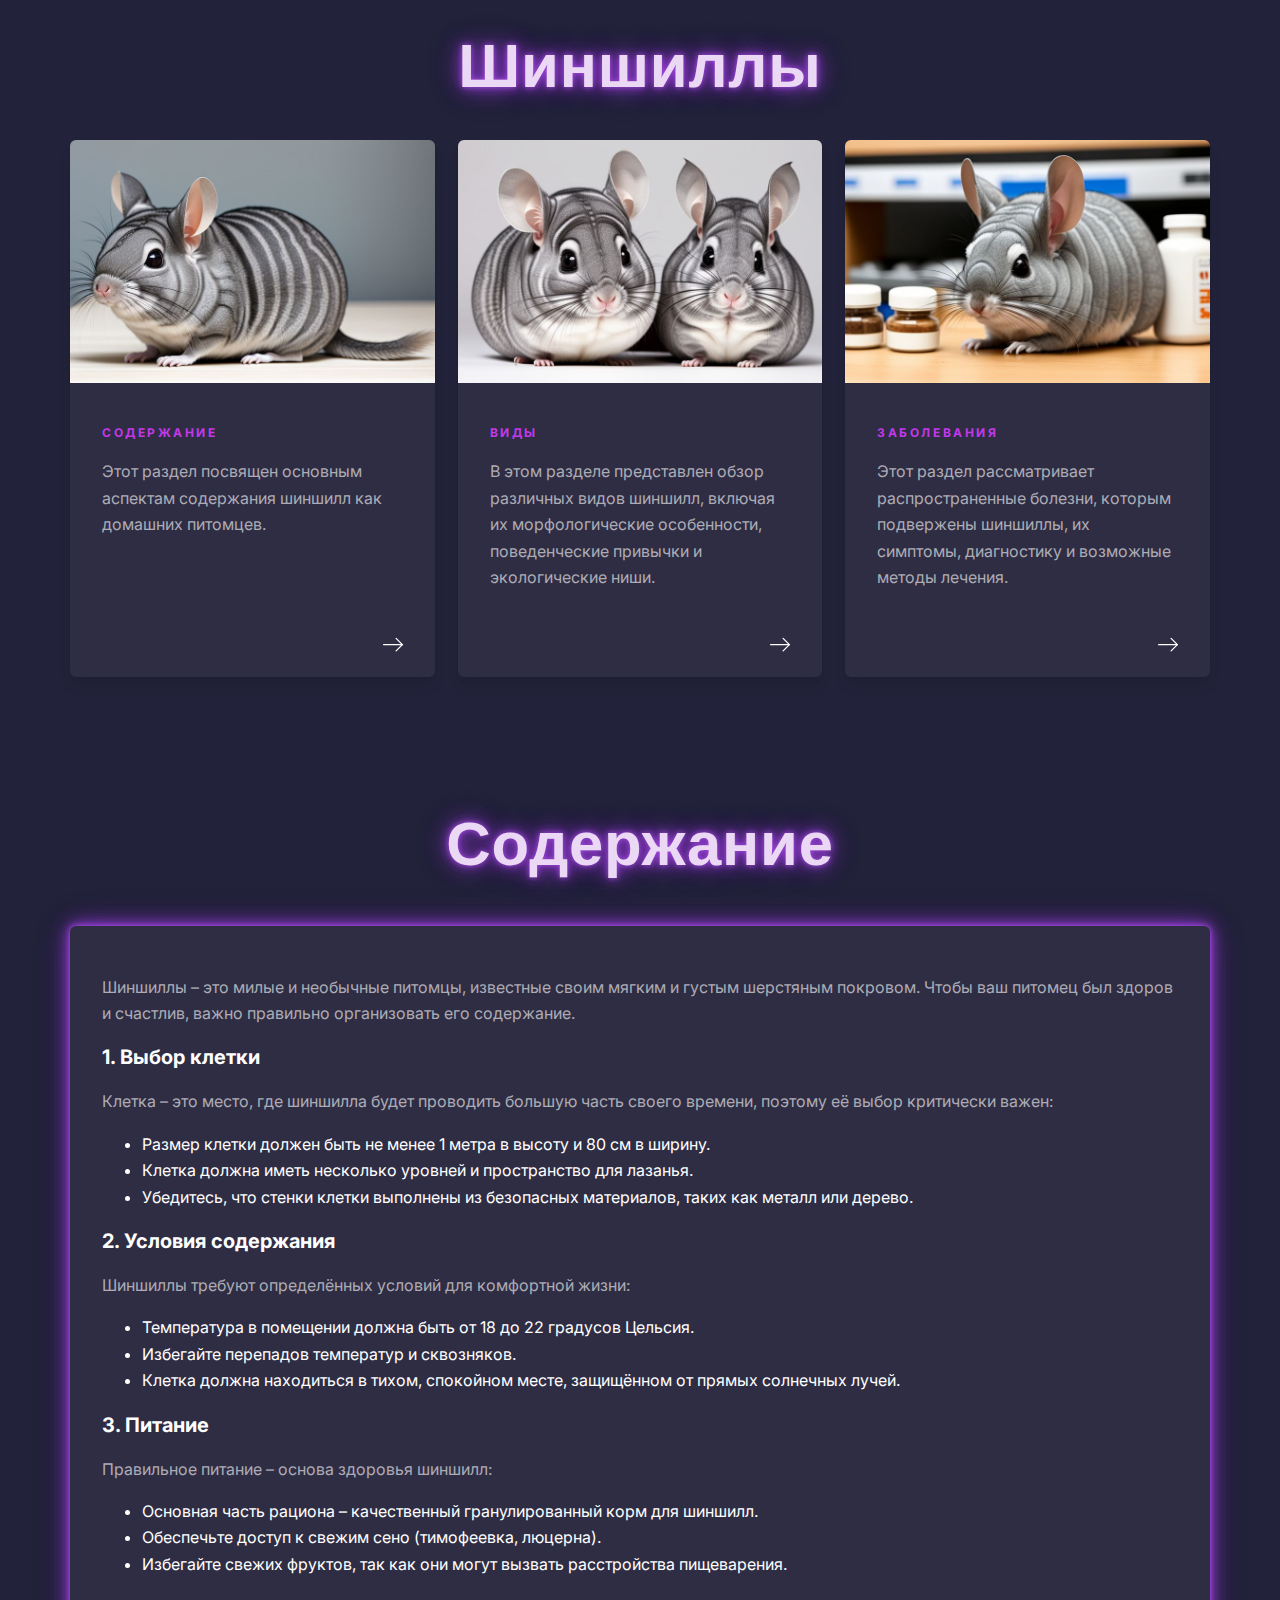
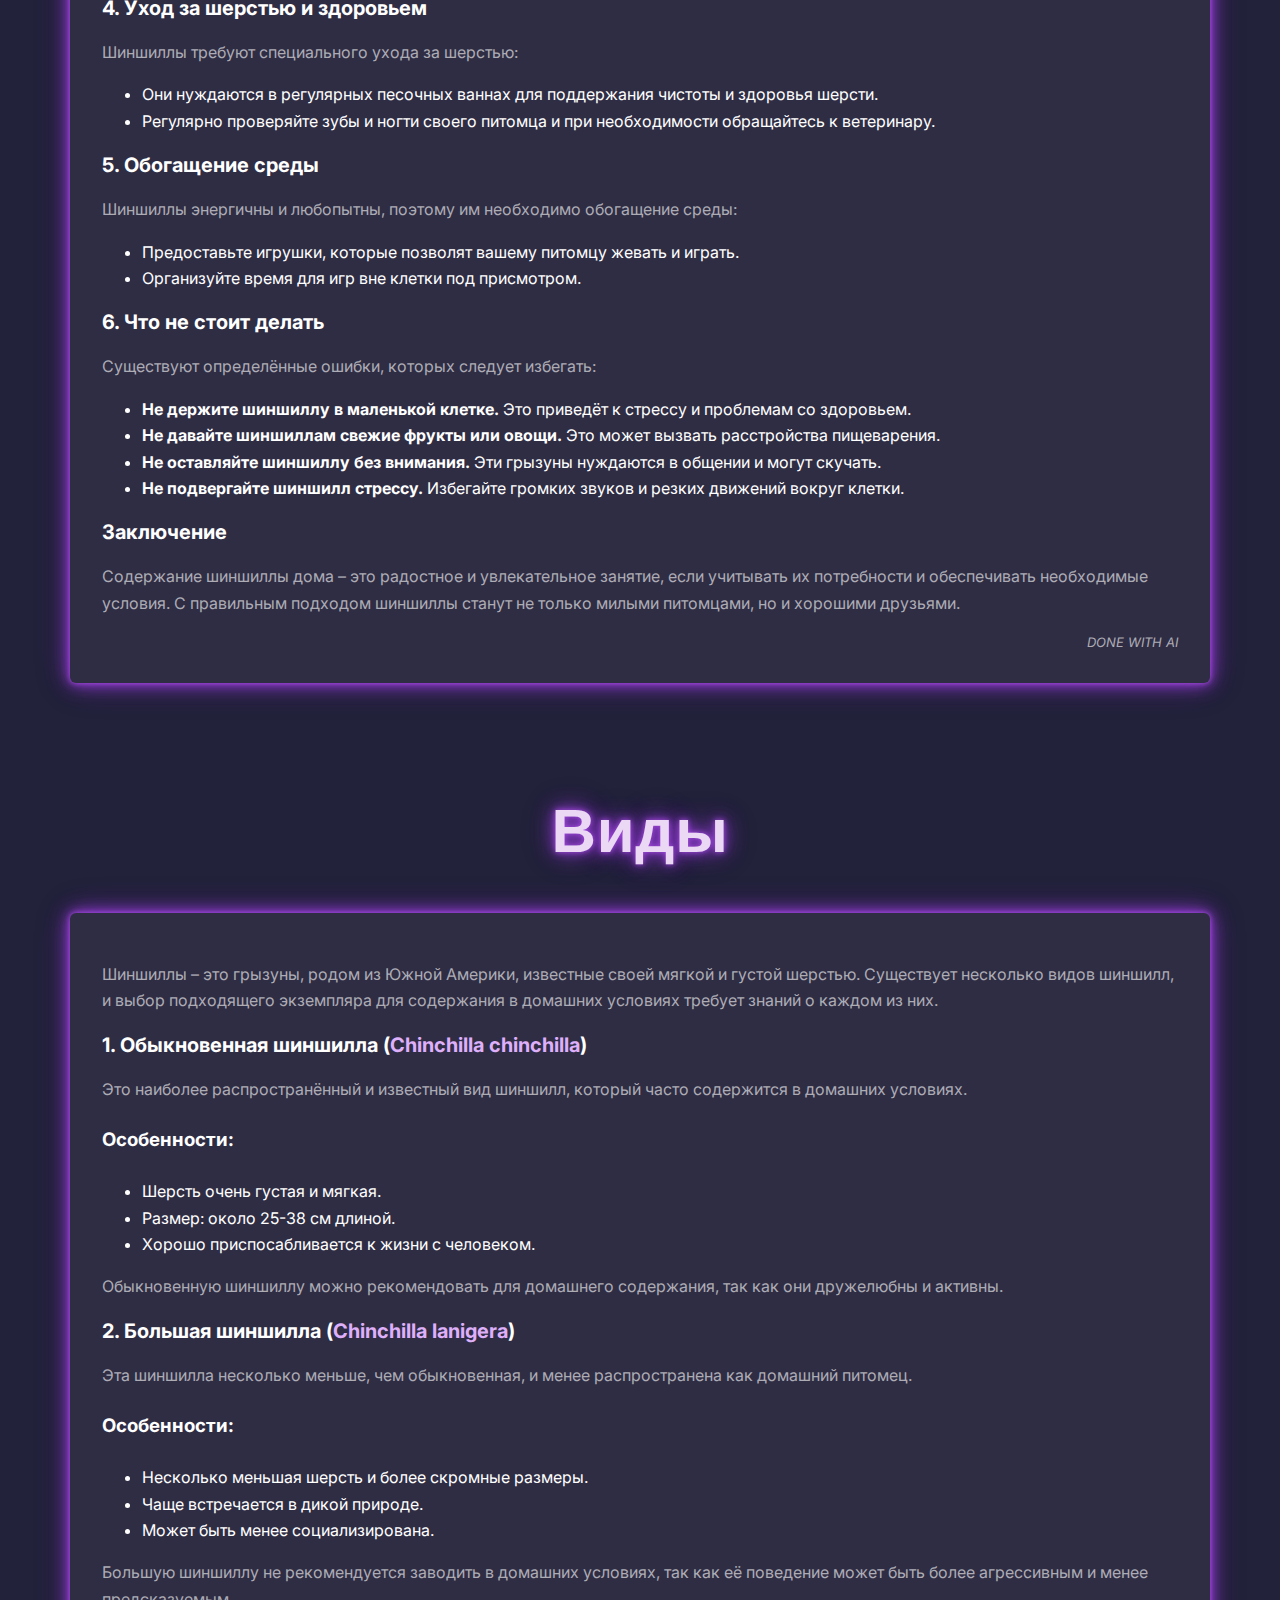
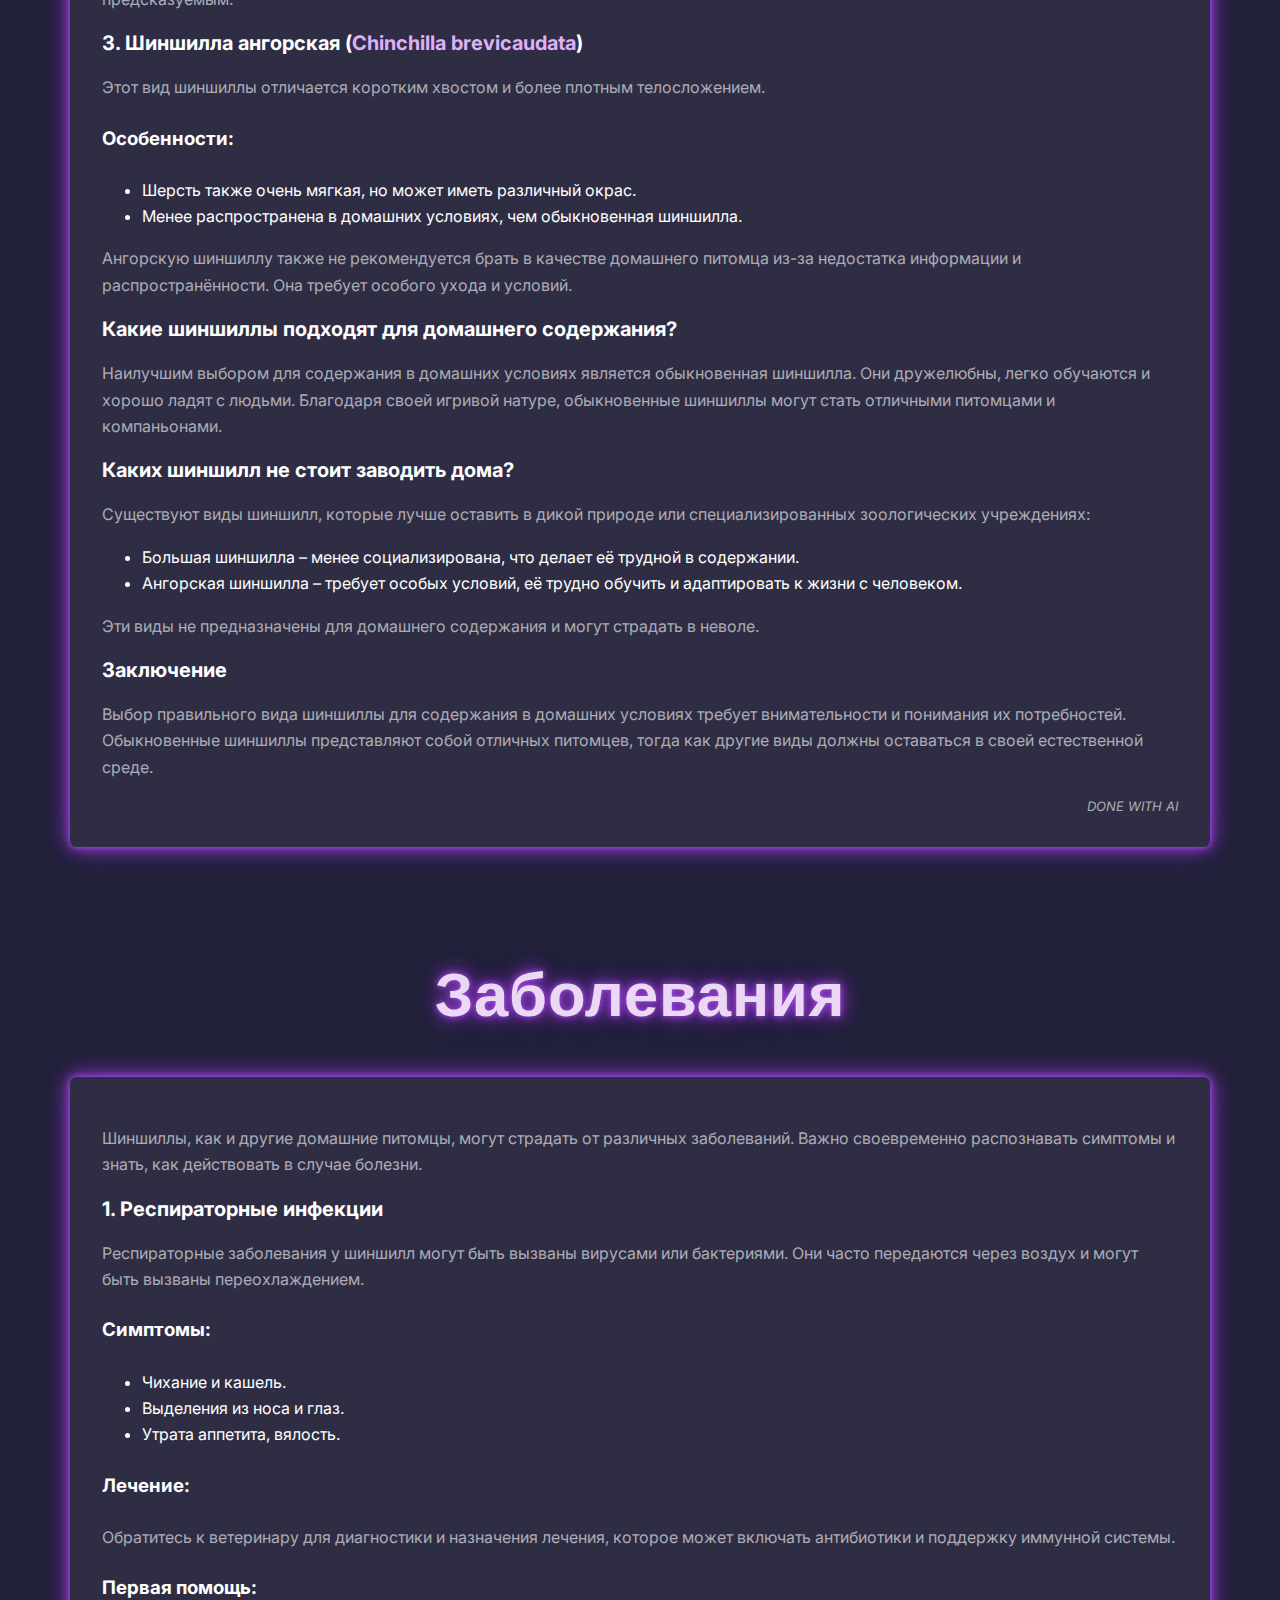
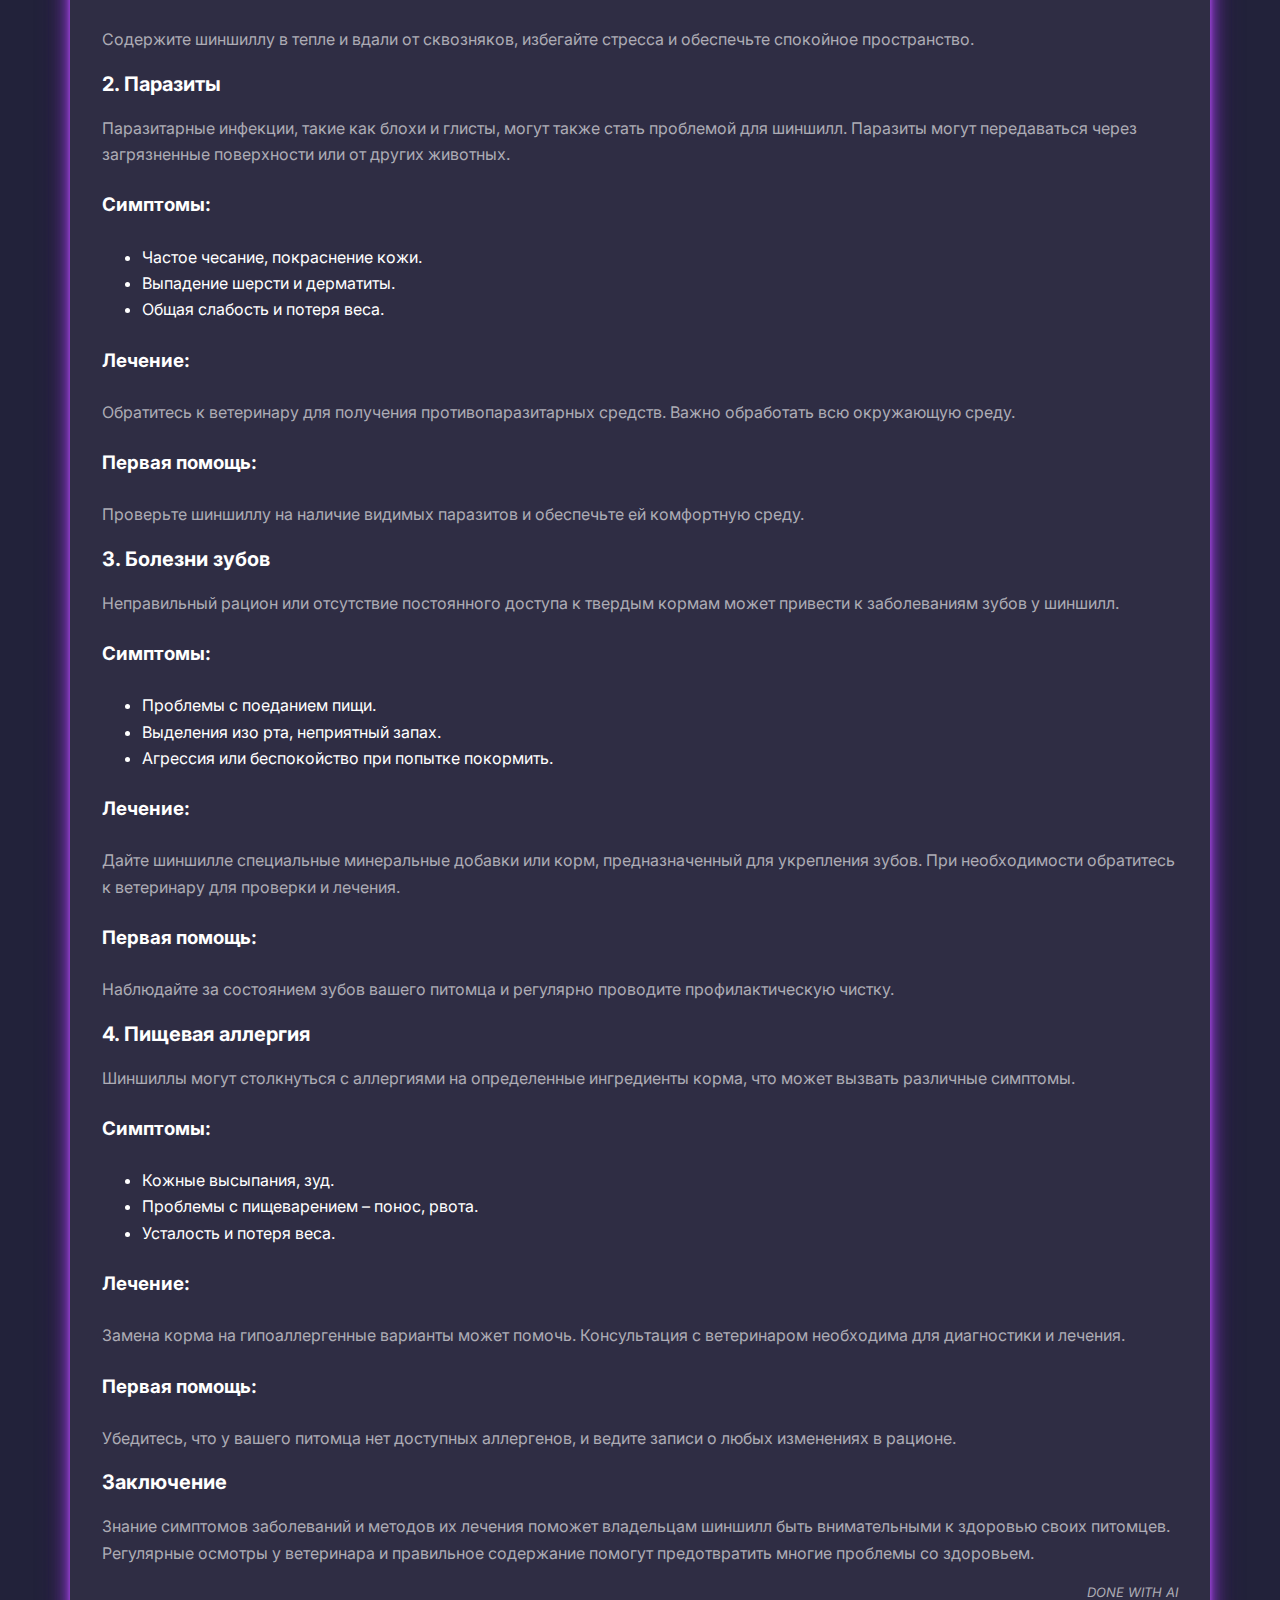
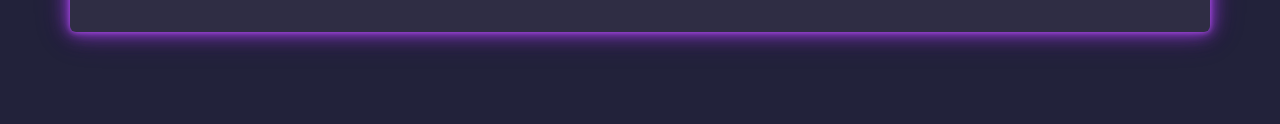
<file: Chinchilla/index.html>
<!DOCTYPE html>
<html lang="ru">

<head>
    <meta charset="UTF-8">
    <meta name="viewport" content="width=device-width, initial-scale=1.0">
    <title>Шиншиллы</title>
    <link rel="icon" href="images/icons8-шиншилла-64.png" img/png">
    <link rel="stylesheet" href="chinchilla.css">
</head>

<body>
    <div class="container">
        <h1 class="neon">Шиншиллы</h1>
        <div class="row">
            <div class="col">
                <div class="card" tabindex="0">
                    <div class="card-image">
                        <img src="images/загрузка.jpg" alt="Шиншилла">
                    </div>
                    <div class="card-content">
                        <p class="kicker">Содержание</p>
                        <p>Этот раздел посвящен основным аспектам содержания шиншилл как домашних питомцев.</p>
                    </div>
                    <div class="card-footer">
                        <a href="#Содержание" role="button">
                            <span>Читать больше</span>
                        </a>
                        <svg class="icon" viewBox="0 0 16 16">
                            <g fill="none" stroke-width="1" stroke="currentColor" stroke-linecap="round"
                                stroke-linejoin="round" stroke-miterlimit="10">
                                <line x1="0.5" y1="8.5" x2="15.5" y2="8.5"></line>
                                <polyline points="10.5,3.5 15.5,8.5 10.5,13.5 "></polyline>
                            </g>
                        </svg>
                    </div>
                </div>
            </div>
            <div class="col">
                <div class="card" tabindex="0">
                    <div class="card-image">
                        <img src="images/загрузка (1).jpg" alt="Шиншиллы">
                    </div>
                    <div class="card-content">
                        <p class="kicker">Виды</p>
                        <p>В этом разделе представлен обзор различных видов шиншилл, включая их морфологические
                            особенности, поведенческие привычки
                            и экологические ниши.</p>
                    </div>
                    <div class="card-footer">
                        <a href="#Виды" role="button">
                            <span>Читать больше</span>
                        </a>
                        <svg class="icon" viewBox="0 0 16 16">
                            <g fill="none" stroke-width="1" stroke="currentColor" stroke-linecap="round"
                                stroke-linejoin="round" stroke-miterlimit="10">
                                <line x1="0.5" y1="8.5" x2="15.5" y2="8.5"></line>
                                <polyline points="10.5,3.5 15.5,8.5 10.5,13.5 "></polyline>
                            </g>
                        </svg>
                    </div>
                </div>
            </div>
            <div class="col">
                <div class="card" tabindex="0">
                    <div class="card-image">
                        <img src="images/загрузка (2).jpg" alt="Шиншилла в больнице">
                    </div>
                    <div class="card-content">
                        <p class="kicker">Заболевания</p>
                        <p>Этот раздел рассматривает распространенные болезни, которым подвержены шиншиллы, их симптомы,
                            диагностику и возможные
                            методы лечения.</p>
                    </div>
                    <div class="card-footer">
                        <a href="#Заболевания" role="button">
                            <span>Читать больше</span>
                        </a>
                        <svg class="icon" viewBox="0 0 16 16">
                            <g fill="none" stroke-width="1" stroke="currentColor" stroke-linecap="round"
                                stroke-linejoin="round" stroke-miterlimit="10">
                                <line x1="0.5" y1="8.5" x2="15.5" y2="8.5"></line>
                                <polyline points="10.5,3.5 15.5,8.5 10.5,13.5 "></polyline>
                            </g>
                        </svg>
                    </div>
                </div>
            </div>
        </div>
        <!----------------------------------------------------СОДЕРЖАНИЕ-------------------------------------->
        <h1 id="Содержание" class="neon">Содержание</h1>
        <div class="row">
            <div class="card-info" tabindex="0">
                <div class="card-content-info">
                    <article>
                        <p>Шиншиллы – это милые и необычные питомцы, известные своим мягким и густым шерстяным покровом.
                            Чтобы ваш питомец был
                            здоров и счастлив, важно правильно организовать его содержание.</p>

                        <h2>1. Выбор клетки</h2>
                        <p>Клетка – это место, где шиншилла будет проводить большую часть своего времени, поэтому её
                            выбор критически важен:</p>
                        <ul>
                            <li>Размер клетки должен быть не менее 1 метра в высоту и 80 см в ширину.</li>
                            <li>Клетка должна иметь несколько уровней и пространство для лазанья.</li>
                            <li>Убедитесь, что стенки клетки выполнены из безопасных материалов, таких как металл или
                                дерево.</li>
                        </ul>

                        <h2>2. Условия содержания</h2>
                        <p>Шиншиллы требуют определённых условий для комфортной жизни:</p>
                        <ul>
                            <li>Температура в помещении должна быть от 18 до 22 градусов Цельсия.</li>
                            <li>Избегайте перепадов температур и сквозняков.</li>
                            <li>Клетка должна находиться в тихом, спокойном месте, защищённом от прямых солнечных лучей.
                            </li>
                        </ul>

                        <h2>3. Питание</h2>
                        <p>Правильное питание – основа здоровья шиншилл:</p>
                        <ul>
                            <li>Основная часть рациона – качественный гранулированный корм для шиншилл.</li>
                            <li>Обеспечьте доступ к свежим сено (тимофеевка, люцерна).</li>
                            <li>Избегайте свежих фруктов, так как они могут вызвать расстройства пищеварения.</li>
                        </ul>

                        <h2>4. Уход за шерстью и здоровьем</h2>
                        <p>Шиншиллы требуют специального ухода за шерстью:</p>
                        <ul>
                            <li>Они нуждаются в регулярных песочных ваннах для поддержания чистоты и здоровья шерсти.
                            </li>
                            <li>Регулярно проверяйте зубы и ногти своего питомца и при необходимости обращайтесь к
                                ветеринару.</li>
                        </ul>

                        <h2>5. Обогащение среды</h2>
                        <p>Шиншиллы энергичны и любопытны, поэтому им необходимо обогащение среды:</p>
                        <ul>
                            <li>Предоставьте игрушки, которые позволят вашему питомцу жевать и играть.</li>
                            <li>Организуйте время для игр вне клетки под присмотром.</li>
                        </ul>

                        <h2>6. Что не стоит делать</h2>
                        <p>Существуют определённые ошибки, которых следует избегать:</p>
                        <ul>
                            <li><strong>Не держите шиншиллу в маленькой клетке.</strong> Это приведёт к стрессу и
                                проблемам со здоровьем.</li>
                            <li><strong>Не давайте шиншиллам свежие фрукты или овощи.</strong> Это может вызвать
                                расстройства пищеварения.</li>
                            <li><strong>Не оставляйте шиншиллу без внимания.</strong> Эти грызуны нуждаются в общении и
                                могут скучать.</li>
                            <li><strong>Не подвергайте шиншилл стрессу.</strong> Избегайте громких звуков и резких
                                движений вокруг клетки.</li>
                        </ul>

                        <h2>Заключение</h2>
                        <p>Содержание шиншиллы дома – это радостное и увлекательное занятие, если учитывать их
                            потребности и обеспечивать
                            необходимые условия. С правильным подходом шиншиллы станут не только милыми питомцами, но и
                            хорошими друзьями.</p>

                        <font size="2"><i>
                                <p align="right">DONE WITH AI</p>
                            </i></font>
                    </article>

                </div>
            </div>

        </div>
        <!----------------------------------------------------ВИДЫ-------------------------------------->
        <h1 id="Виды" class="neon">Виды</h1>
        <div class="row">
            <div class="card-info" tabindex="0">
                <div class="card-content-info">
                    <article>
                        <p>Шиншиллы – это грызуны, родом из Южной Америки, известные своей мягкой и густой шерстью.
                            Существует несколько видов
                            шиншилл, и выбор подходящего экземпляра для содержания в домашних условиях требует знаний о
                            каждом из них.</p>

                        <h2>1. Обыкновенная шиншилла (<a href="https://ru.wikipedia.org/wiki/Обыкновенная_шиншилла"
                                target="_blank">Chinchilla
                                chinchilla</a>)</h2>
                        <p>Это наиболее распространённый и известный вид шиншилл, который часто содержится в домашних
                            условиях.</p>
                        <h3>Особенности:</h3>
                        <ul>
                            <li>Шерсть очень густая и мягкая.</li>
                            <li>Размер: около 25-38 см длиной.</li>
                            <li>Хорошо приспосабливается к жизни с человеком.</li>
                        </ul>
                        <p>Обыкновенную шиншиллу можно рекомендовать для домашнего содержания, так как они дружелюбны и
                            активны.</p>

                        <h2>2. Большая шиншилла (<a href="https://ru.wikipedia.org/wiki/Большая_шиншилла"
                                target="_blank">Chinchilla
                                lanigera</a>)</h2>
                        <p>Эта шиншилла несколько меньше, чем обыкновенная, и менее распространена как домашний питомец.
                        </p>
                        <h3>Особенности:</h3>
                        <ul>
                            <li>Несколько меньшая шерсть и более скромные размеры.</li>
                            <li>Чаще встречается в дикой природе.</li>
                            <li>Может быть менее социализирована.</li>
                        </ul>
                        <p>Большую шиншиллу не рекомендуется заводить в домашних условиях, так как её поведение может
                            быть более агрессивным и
                            менее предсказуемым.</p>

                        <h2>3. Шиншилла ангорская (<a href="https://ru.wikipedia.org/wiki/Шиншилла"
                                target="_blank">Chinchilla brevicaudata</a>)
                        </h2>
                        <p>Этот вид шиншиллы отличается коротким хвостом и более плотным телосложением.</p>
                        <h3>Особенности:</h3>
                        <ul>
                            <li>Шерсть также очень мягкая, но может иметь различный окрас.</li>
                            <li>Менее распространена в домашних условиях, чем обыкновенная шиншилла.</li>
                        </ul>
                        <p>Ангорскую шиншиллу также не рекомендуется брать в качестве домашнего питомца из-за недостатка
                            информации и
                            распространённости. Она требует особого ухода и условий.</p>

                        <h2>Какие шиншиллы подходят для домашнего содержания?</h2>
                        <p>Наилучшим выбором для содержания в домашних условиях является обыкновенная шиншилла. Они
                            дружелюбны, легко обучаются
                            и хорошо ладят с людьми. Благодаря своей игривой натуре, обыкновенные шиншиллы могут стать
                            отличными питомцами и
                            компаньонами.</p>

                        <h2>Каких шиншилл не стоит заводить дома?</h2>
                        <p>Существуют виды шиншилл, которые лучше оставить в дикой природе или специализированных
                            зоологических учреждениях:</p>
                        <ul>
                            <li>Большая шиншилла – менее социализирована, что делает её трудной в содержании.</li>
                            <li>Ангорская шиншилла – требует особых условий, её трудно обучить и адаптировать к жизни с
                                человеком.</li>
                        </ul>
                        <p>Эти виды не предназначены для домашнего содержания и могут страдать в неволе.</p>

                        <h2>Заключение</h2>
                        <p>Выбор правильного вида шиншиллы для содержания в домашних условиях требует внимательности и
                            понимания их
                            потребностей. Обыкновенные шиншиллы представляют собой отличных питомцев, тогда как другие
                            виды должны оставаться в
                            своей естественной среде.</p>


                        <font size="2"><i>
                                <p align="right">DONE WITH AI</p>
                            </i></font>
                    </article>

                </div>
            </div>

        </div>
        <!----------------------------------------------------ЗАБОЛЕВАНИЯ-------------------------------------->
        <h1 id="Заболевания" class="neon">Заболевания</h1>
        <div class="row">
            <div class="card-info" tabindex="0">
                <div class="card-content-info">
                    <article>
                        <p>Шиншиллы, как и другие домашние питомцы, могут страдать от различных заболеваний. Важно
                            своевременно распознавать
                            симптомы и знать, как действовать в случае болезни.</p>

                        <h2>1. Респираторные инфекции</h2>
                        <p>Респираторные заболевания у шиншилл могут быть вызваны вирусами или бактериями. Они часто
                            передаются через воздух и
                            могут быть вызваны переохлаждением.</p>
                        <h3>Симптомы:</h3>
                        <ul>
                            <li>Чихание и кашель.</li>
                            <li>Выделения из носа и глаз.</li>
                            <li>Утрата аппетита, вялость.</li>
                        </ul>
                        <h3>Лечение:</h3>
                        <p>Обратитесь к ветеринару для диагностики и назначения лечения, которое может включать
                            антибиотики и поддержку иммунной
                            системы.</p>
                        <h3>Первая помощь:</h3>
                        <p>Содержите шиншиллу в тепле и вдали от сквозняков, избегайте стресса и обеспечьте спокойное
                            пространство.</p>

                        <h2>2. Паразиты</h2>
                        <p>Паразитарные инфекции, такие как блохи и глисты, могут также стать проблемой для шиншилл.
                            Паразиты могут передаваться
                            через загрязненные поверхности или от других животных.</p>
                        <h3>Симптомы:</h3>
                        <ul>
                            <li>Частое чесание, покраснение кожи.</li>
                            <li>Выпадение шерсти и дерматиты.</li>
                            <li>Общая слабость и потеря веса.</li>
                        </ul>
                        <h3>Лечение:</h3>
                        <p>Обратитесь к ветеринару для получения противопаразитарных средств. Важно обработать всю
                            окружающую среду.</p>
                        <h3>Первая помощь:</h3>
                        <p>Проверьте шиншиллу на наличие видимых паразитов и обеспечьте ей комфортную среду.</p>

                        <h2>3. Болезни зубов</h2>
                        <p>Неправильный рацион или отсутствие постоянного доступа к твердым кормам может привести к
                            заболеваниям зубов у
                            шиншилл.</p>
                        <h3>Симптомы:</h3>
                        <ul>
                            <li>Проблемы с поеданием пищи.</li>
                            <li>Выделения изо рта, неприятный запах.</li>
                            <li>Агрессия или беспокойство при попытке покормить.</li>
                        </ul>
                        <h3>Лечение:</h3>
                        <p>Дайте шиншилле специальные минеральные добавки или корм, предназначенный для укрепления
                            зубов. При необходимости
                            обратитесь к ветеринару для проверки и лечения.</p>
                        <h3>Первая помощь:</h3>
                        <p>Наблюдайте за состоянием зубов вашего питомца и регулярно проводите профилактическую чистку.
                        </p>

                        <h2>4. Пищевая аллергия</h2>
                        <p>Шиншиллы могут столкнуться с аллергиями на определенные ингредиенты корма, что может вызвать
                            различные симптомы.</p>
                        <h3>Симптомы:</h3>
                        <ul>
                            <li>Кожные высыпания, зуд.</li>
                            <li>Проблемы с пищеварением – понос, рвота.</li>
                            <li>Усталость и потеря веса.</li>
                        </ul>
                        <h3>Лечение:</h3>
                        <p>Замена корма на гипоаллергенные варианты может помочь. Консультация с ветеринаром необходима
                            для диагностики и
                            лечения.</p>
                        <h3>Первая помощь:</h3>
                        <p>Убедитесь, что у вашего питомца нет доступных аллергенов, и ведите записи о любых изменениях
                            в рационе.</p>

                        <h2>Заключение</h2>
                        <p>Знание симптомов заболеваний и методов их лечения поможет владельцам шиншилл быть
                            внимательными к здоровью своих
                            питомцев. Регулярные осмотры у ветеринара и правильное содержание помогут предотвратить
                            многие проблемы со
                            здоровьем.</p>

                        <font size="2"><i>
                                <p align="right">DONE WITH AI</p>
                            </i></font>
                    </article>

                </div>
            </div>

        </div>




    </div>

</body>

</html>
</file>
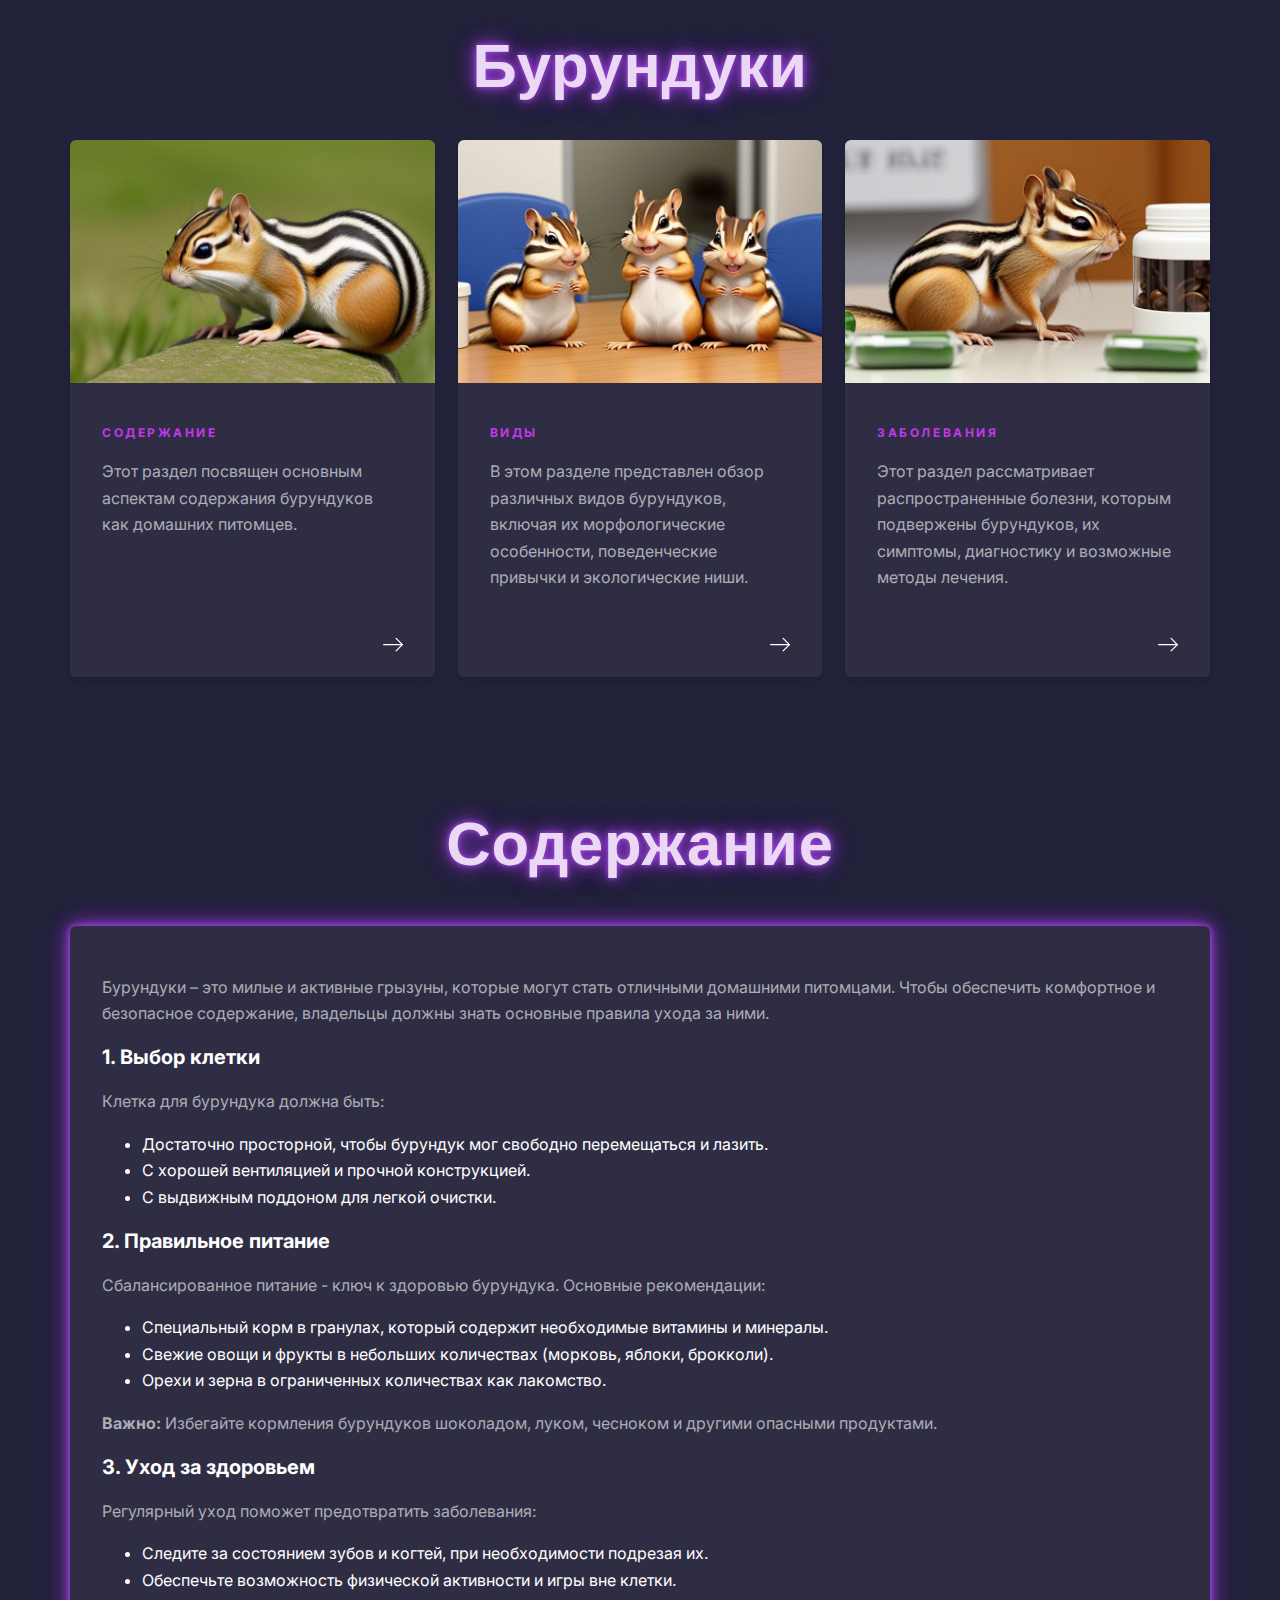
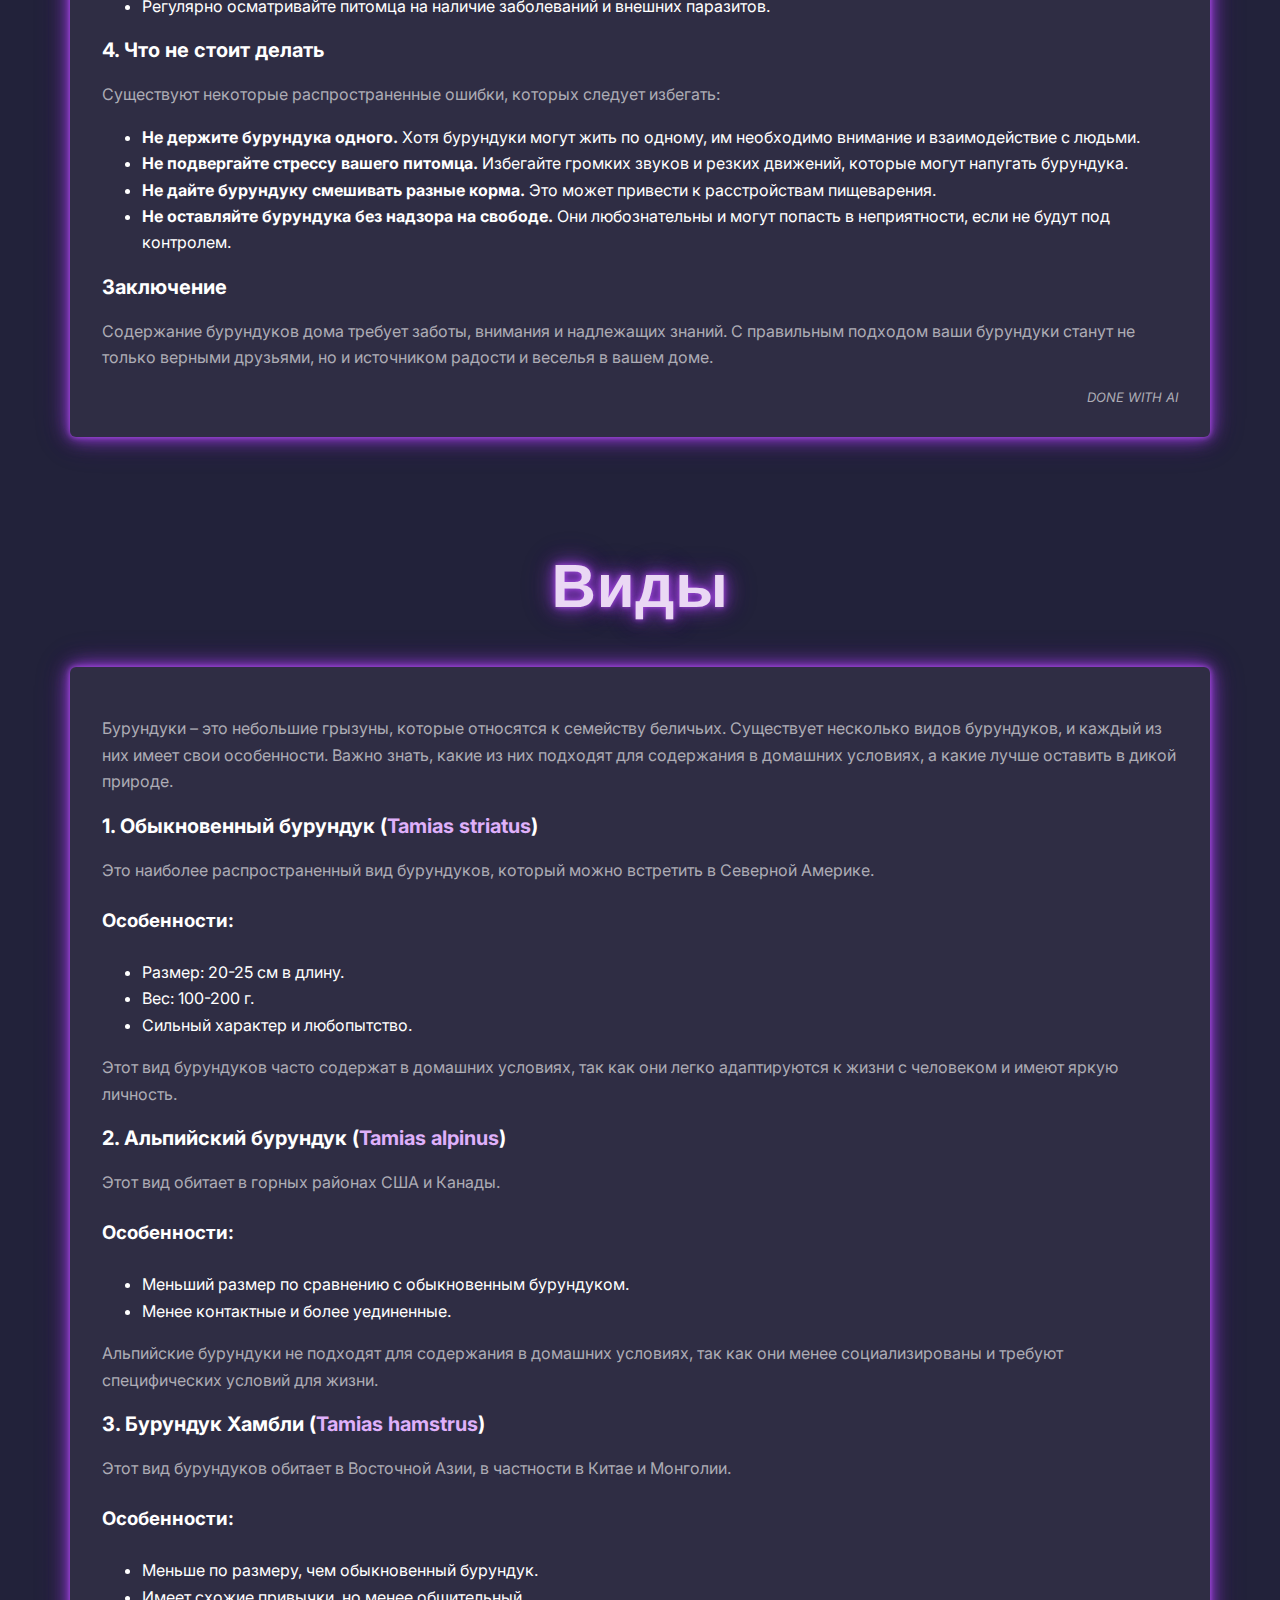
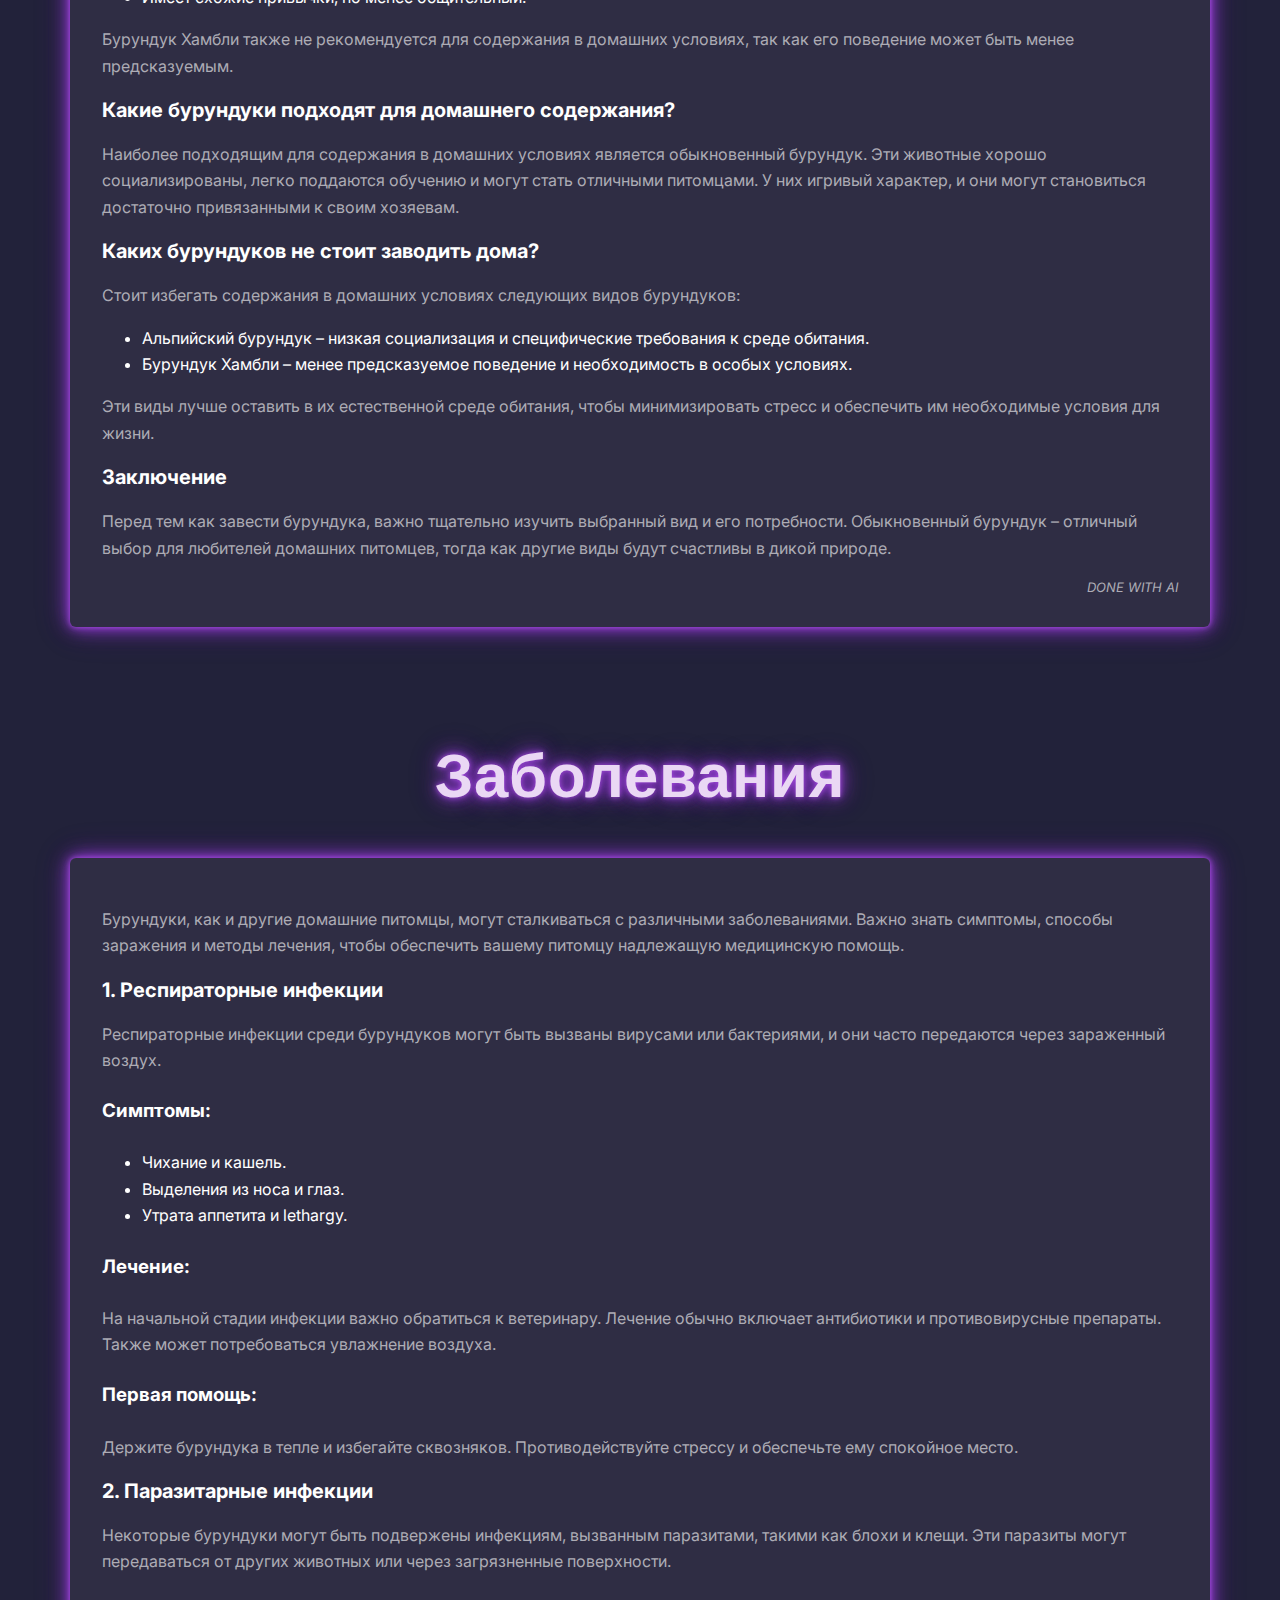
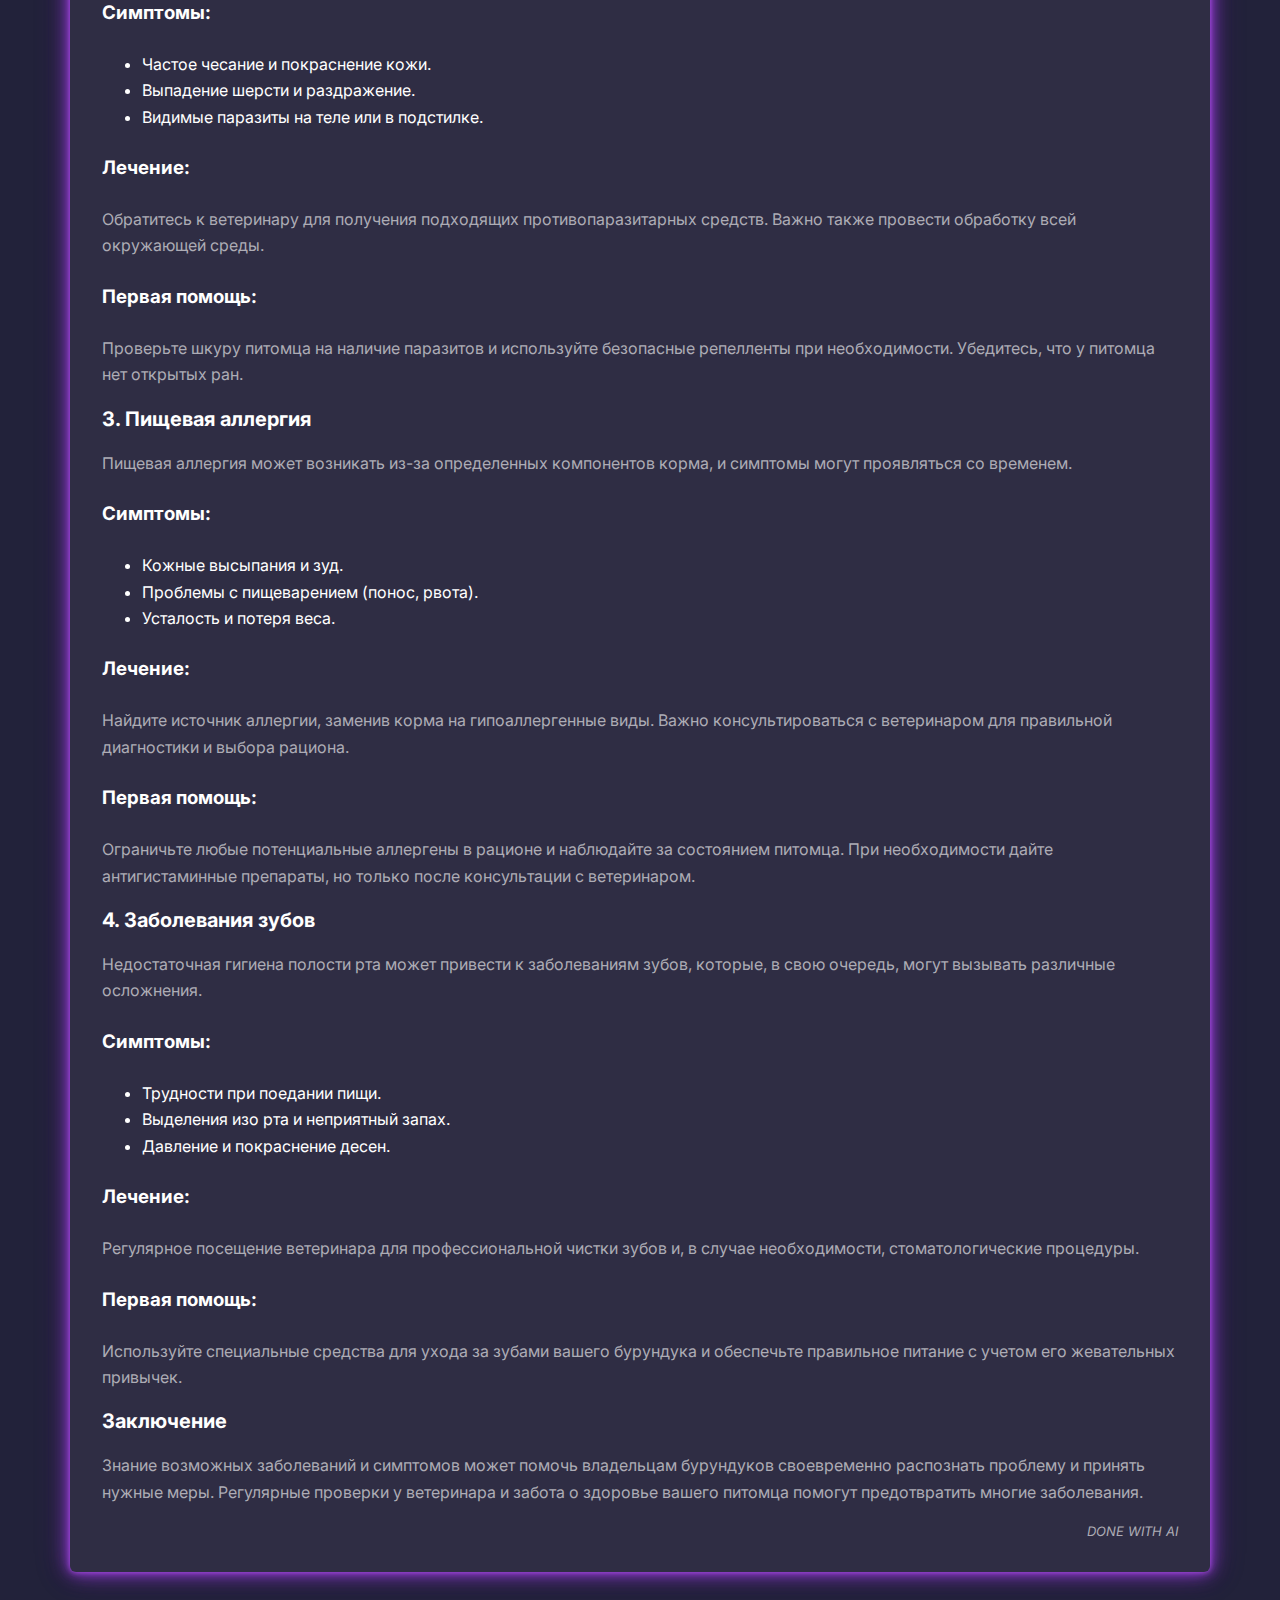
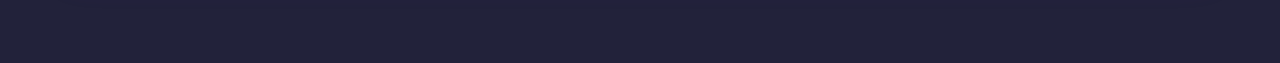
<file: Chipmunks/index.html>
<!DOCTYPE html>
<html lang="ru">

<head>
    <meta charset="UTF-8">
    <meta name="viewport" content="width=device-width, initial-scale=1.0">
    <title>Бурундуки</title>
    <link rel="icon" href="images/icons8-бурундук-48.png" type="img/png">
    <link rel="stylesheet" href="chipmunks.css">
</head>

<body>
    <div class="container">
        <h1 class="neon">Бурундуки</h1>
        <div class="row">
            <div class="col">
                <div class="card" tabindex="0">
                    <div class="card-image">
                        <img src="images/загрузка.jpg" alt="Бурундук">
                    </div>
                    <div class="card-content">
                        <p class="kicker">Содержание</p>
                        <p>Этот раздел посвящен основным аспектам содержания бурундуков как домашних питомцев.</p>
                    </div>
                    <div class="card-footer">
                        <a href="#Содержание" role="button">
                            <span>Читать больше</span>
                        </a>
                        <svg class="icon" viewBox="0 0 16 16">
                            <g fill="none" stroke-width="1" stroke="currentColor" stroke-linecap="round"
                                stroke-linejoin="round" stroke-miterlimit="10">
                                <line x1="0.5" y1="8.5" x2="15.5" y2="8.5"></line>
                                <polyline points="10.5,3.5 15.5,8.5 10.5,13.5 "></polyline>
                            </g>
                        </svg>
                    </div>
                </div>
            </div>
            <div class="col">
                <div class="card" tabindex="0">
                    <div class="card-image">
                        <img src="images/загрузка (2).jpg" alt="Бурундуки">
                    </div>
                    <div class="card-content">
                        <p class="kicker">Виды</p>
                        <p>В этом разделе представлен обзор различных видов бурундуков, включая их морфологические
                            особенности, поведенческие привычки
                            и экологические ниши.</p>
                    </div>
                    <div class="card-footer">
                        <a href="#Виды" role="button">
                            <span>Читать больше</span>
                        </a>
                        <svg class="icon" viewBox="0 0 16 16">
                            <g fill="none" stroke-width="1" stroke="currentColor" stroke-linecap="round"
                                stroke-linejoin="round" stroke-miterlimit="10">
                                <line x1="0.5" y1="8.5" x2="15.5" y2="8.5"></line>
                                <polyline points="10.5,3.5 15.5,8.5 10.5,13.5 "></polyline>
                            </g>
                        </svg>
                    </div>
                </div>
            </div>
            <div class="col">
                <div class="card" tabindex="0">
                    <div class="card-image">
                        <img src="images/загрузка (3).jpg" alt="Бурундуки в больнице">
                    </div>
                    <div class="card-content">
                        <p class="kicker">Заболевания</p>
                        <p>Этот раздел рассматривает распространенные болезни, которым подвержены бурундуков, их
                            симптомы,
                            диагностику и возможные
                            методы лечения.</p>
                    </div>
                    <div class="card-footer">
                        <a href="#Заболевания" role="button">
                            <span>Читать больше</span>
                        </a>
                        <svg class="icon" viewBox="0 0 16 16">
                            <g fill="none" stroke-width="1" stroke="currentColor" stroke-linecap="round"
                                stroke-linejoin="round" stroke-miterlimit="10">
                                <line x1="0.5" y1="8.5" x2="15.5" y2="8.5"></line>
                                <polyline points="10.5,3.5 15.5,8.5 10.5,13.5 "></polyline>
                            </g>
                        </svg>
                    </div>
                </div>
            </div>
        </div>
        <!----------------------------------------------------СОДЕРЖАНИЕ-------------------------------------->
        <h1 id="Содержание" class="neon">Содержание</h1>
        <div class="row">
            <div class="card-info" tabindex="0">
                <div class="card-content-info">
                    <article>
                        <p>Бурундуки – это милые и активные грызуны, которые могут стать отличными домашними питомцами.
                            Чтобы обеспечить
                            комфортное и безопасное содержание, владельцы должны знать основные правила ухода за ними.
                        </p>

                        <h2>1. Выбор клетки</h2>
                        <p>Клетка для бурундука должна быть:</p>
                        <ul>
                            <li>Достаточно просторной, чтобы бурундук мог свободно перемещаться и лазить.</li>
                            <li>С хорошей вентиляцией и прочной конструкцией.</li>
                            <li>С выдвижным поддоном для легкой очистки.</li>
                        </ul>

                        <h2>2. Правильное питание</h2>
                        <p>Сбалансированное питание - ключ к здоровью бурундука. Основные рекомендации:</p>
                        <ul>
                            <li>Специальный корм в гранулах, который содержит необходимые витамины и минералы.</li>
                            <li>Свежие овощи и фрукты в небольших количествах (морковь, яблоки, брокколи).</li>
                            <li>Орехи и зерна в ограниченных количествах как лакомство.</li>
                        </ul>
                        <p><strong>Важно:</strong> Избегайте кормления бурундуков шоколадом, луком, чесноком и другими
                            опасными продуктами.</p>

                        <h2>3. Уход за здоровьем</h2>
                        <p>Регулярный уход поможет предотвратить заболевания:</p>
                        <ul>
                            <li>Следите за состоянием зубов и когтей, при необходимости подрезая их.</li>
                            <li>Обеспечьте возможность физической активности и игры вне клетки.</li>
                            <li>Регулярно осматривайте питомца на наличие заболеваний и внешних паразитов.</li>
                        </ul>

                        <h2>4. Что не стоит делать</h2>
                        <p>Существуют некоторые распространенные ошибки, которых следует избегать:</p>
                        <ul>
                            <li><strong>Не держите бурундука одного.</strong> Хотя бурундуки могут жить по одному, им
                                необходимо внимание и
                                взаимодействие с людьми.</li>
                            <li><strong>Не подвергайте стрессу вашего питомца.</strong> Избегайте громких звуков и
                                резких движений, которые
                                могут напугать бурундука.</li>
                            <li><strong>Не дайте бурундуку смешивать разные корма.</strong> Это может привести к
                                расстройствам пищеварения.</li>
                            <li><strong>Не оставляйте бурундука без надзора на свободе.</strong> Они любознательны и
                                могут попасть в
                                неприятности, если не будут под контролем.</li>
                        </ul>

                        <h2>Заключение</h2>
                        <p>Содержание бурундуков дома требует заботы, внимания и надлежащих знаний. С правильным
                            подходом ваши бурундуки станут
                            не только верными друзьями, но и источником радости и веселья в вашем доме.</p>

                        <font size="2"><i>
                                <p align="right">DONE WITH AI</p>
                            </i></font>
                    </article>

                </div>
            </div>

        </div>
        <!----------------------------------------------------ВИДЫ-------------------------------------->
        <h1 id="Виды" class="neon">Виды</h1>
        <div class="row">
            <div class="card-info" tabindex="0">
                <div class="card-content-info">
                    <article>
                        <p>Бурундуки – это небольшие грызуны, которые относятся к семейству беличьих. Существует
                            несколько видов бурундуков, и
                            каждый из них имеет свои особенности. Важно знать, какие из них подходят для содержания в
                            домашних условиях, а какие
                            лучше оставить в дикой природе.</p>

                        <h2>1. Обыкновенный бурундук (<a href="https://ru.wikipedia.org/wiki/Обыкновенный_бурундук"
                                target="_blank">Tamias
                                striatus</a>)</h2>
                        <p>Это наиболее распространенный вид бурундуков, который можно встретить в Северной Америке.</p>
                        <h3>Особенности:</h3>
                        <ul>
                            <li>Размер: 20-25 см в длину.</li>
                            <li>Вес: 100-200 г.</li>
                            <li>Сильный характер и любопытство.</li>
                        </ul>
                        <p>Этот вид бурундуков часто содержат в домашних условиях, так как они легко адаптируются к
                            жизни с человеком и имеют
                            яркую личность.</p>

                        <h2>2. Альпийский бурундук (<a href="https://ru.wikipedia.org/wiki/Альпийские_бурундуки"
                                target="_blank">Tamias
                                alpinus</a>)</h2>
                        <p>Этот вид обитает в горных районах США и Канады.</p>
                        <h3>Особенности:</h3>
                        <ul>
                            <li>Меньший размер по сравнению с обыкновенным бурундуком.</li>
                            <li>Менее контактные и более уединенные.</li>
                        </ul>
                        <p>Альпийские бурундуки не подходят для содержания в домашних условиях, так как они менее
                            социализированы и требуют
                            специфических условий для жизни.</p>

                        <h2>3. Бурундук Хамбли (<a href="https://ru.wikipedia.org/wiki/Далматинский_бурундук"
                                target="_blank">Tamias
                                hamstrus</a>)</h2>
                        <p>Этот вид бурундуков обитает в Восточной Азии, в частности в Китае и Монголии.</p>
                        <h3>Особенности:</h3>
                        <ul>
                            <li>Меньше по размеру, чем обыкновенный бурундук.</li>
                            <li>Имеет схожие привычки, но менее общительный.</li>
                        </ul>
                        <p>Бурундук Хамбли также не рекомендуется для содержания в домашних условиях, так как его
                            поведение может быть менее
                            предсказуемым.</p>

                        <h2>Какие бурундуки подходят для домашнего содержания?</h2>
                        <p>Наиболее подходящим для содержания в домашних условиях является обыкновенный бурундук. Эти
                            животные хорошо
                            социализированы, легко поддаются обучению и могут стать отличными питомцами. У них игривый
                            характер, и они могут
                            становиться достаточно привязанными к своим хозяевам.</p>

                        <h2>Каких бурундуков не стоит заводить дома?</h2>
                        <p>Стоит избегать содержания в домашних условиях следующих видов бурундуков:</p>
                        <ul>
                            <li>Альпийский бурундук – низкая социализация и специфические требования к среде обитания.
                            </li>
                            <li>Бурундук Хамбли – менее предсказуемое поведение и необходимость в особых условиях.</li>
                        </ul>
                        <p>Эти виды лучше оставить в их естественной среде обитания, чтобы минимизировать стресс и
                            обеспечить им необходимые
                            условия для жизни.</p>

                        <h2>Заключение</h2>
                        <p>Перед тем как завести бурундука, важно тщательно изучить выбранный вид и его потребности.
                            Обыкновенный бурундук –
                            отличный выбор для любителей домашних питомцев, тогда как другие виды будут счастливы в
                            дикой природе.</p>



                        <font size="2"><i>
                                <p align="right">DONE WITH AI</p>
                            </i></font>
                    </article>

                </div>
            </div>

        </div>
        <!----------------------------------------------------ЗАБОЛЕВАНИЯ-------------------------------------->
        <h1 id="Заболевания" class="neon">Заболевания</h1>
        <div class="row">
            <div class="card-info" tabindex="0">
                <div class="card-content-info">
                    <article>
                        <p>Бурундуки, как и другие домашние питомцы, могут сталкиваться с различными заболеваниями.
                            Важно знать симптомы,
                            способы заражения и методы лечения, чтобы обеспечить вашему питомцу надлежащую медицинскую
                            помощь.</p>

                        <h2>1. Респираторные инфекции</h2>
                        <p>Респираторные инфекции среди бурундуков могут быть вызваны вирусами или бактериями, и они
                            часто передаются через
                            зараженный воздух.</p>
                        <h3>Симптомы:</h3>
                        <ul>
                            <li>Чихание и кашель.</li>
                            <li>Выделения из носа и глаз.</li>
                            <li>Утрата аппетита и lethargy.</li>
                        </ul>
                        <h3>Лечение:</h3>
                        <p>На начальной стадии инфекции важно обратиться к ветеринару. Лечение обычно включает
                            антибиотики и противовирусные
                            препараты. Также может потребоваться увлажнение воздуха.</p>
                        <h3>Первая помощь:</h3>
                        <p>Держите бурундука в тепле и избегайте сквозняков. Противодействуйте стрессу и обеспечьте ему
                            спокойное место.</p>

                        <h2>2. Паразитарные инфекции</h2>
                        <p>Некоторые бурундуки могут быть подвержены инфекциям, вызванным паразитами, такими как блохи и
                            клещи. Эти паразиты
                            могут передаваться от других животных или через загрязненные поверхности.</p>
                        <h3>Симптомы:</h3>
                        <ul>
                            <li>Частое чесание и покраснение кожи.</li>
                            <li>Выпадение шерсти и раздражение.</li>
                            <li>Видимые паразиты на теле или в подстилке.</li>
                        </ul>
                        <h3>Лечение:</h3>
                        <p>Обратитесь к ветеринару для получения подходящих противопаразитарных средств. Важно также
                            провести обработку всей
                            окружающей среды.</p>
                        <h3>Первая помощь:</h3>
                        <p>Проверьте шкуру питомца на наличие паразитов и используйте безопасные репелленты при
                            необходимости. Убедитесь, что у
                            питомца нет открытых ран.</p>

                        <h2>3. Пищевая аллергия</h2>
                        <p>Пищевая аллергия может возникать из-за определенных компонентов корма, и симптомы могут
                            проявляться со временем.</p>
                        <h3>Симптомы:</h3>
                        <ul>
                            <li>Кожные высыпания и зуд.</li>
                            <li>Проблемы с пищеварением (понос, рвота).</li>
                            <li>Усталость и потеря веса.</li>
                        </ul>
                        <h3>Лечение:</h3>
                        <p>Найдите источник аллергии, заменив корма на гипоаллергенные виды. Важно консультироваться с
                            ветеринаром для
                            правильной диагностики и выбора рациона.</p>
                        <h3>Первая помощь:</h3>
                        <p>Ограничьте любые потенциальные аллергены в рационе и наблюдайте за состоянием питомца. При
                            необходимости дайте
                            антигистаминные препараты, но только после консультации с ветеринаром.</p>

                        <h2>4. Заболевания зубов</h2>
                        <p>Недостаточная гигиена полости рта может привести к заболеваниям зубов, которые, в свою
                            очередь, могут вызывать
                            различные осложнения.</p>
                        <h3>Симптомы:</h3>
                        <ul>
                            <li>Трудности при поедании пищи.</li>
                            <li>Выделения изо рта и неприятный запах.</li>
                            <li>Давление и покраснение десен.</li>
                        </ul>
                        <h3>Лечение:</h3>
                        <p>Регулярное посещение ветеринара для профессиональной чистки зубов и, в случае необходимости,
                            стоматологические
                            процедуры.</p>
                        <h3>Первая помощь:</h3>
                        <p>Используйте специальные средства для ухода за зубами вашего бурундука и обеспечьте правильное
                            питание с учетом его
                            жевательных привычек.</p>

                        <h2>Заключение</h2>
                        <p>Знание возможных заболеваний и симптомов может помочь владельцам бурундуков своевременно
                            распознать проблему и
                            принять нужные меры. Регулярные проверки у ветеринара и забота о здоровье вашего питомца
                            помогут предотвратить
                            многие заболевания.</p>

                        <font size="2"><i>
                                <p align="right">DONE WITH AI</p>
                            </i></font>
                    </article>

                </div>
            </div>

        </div>




    </div>

</body>

</html>
</file>
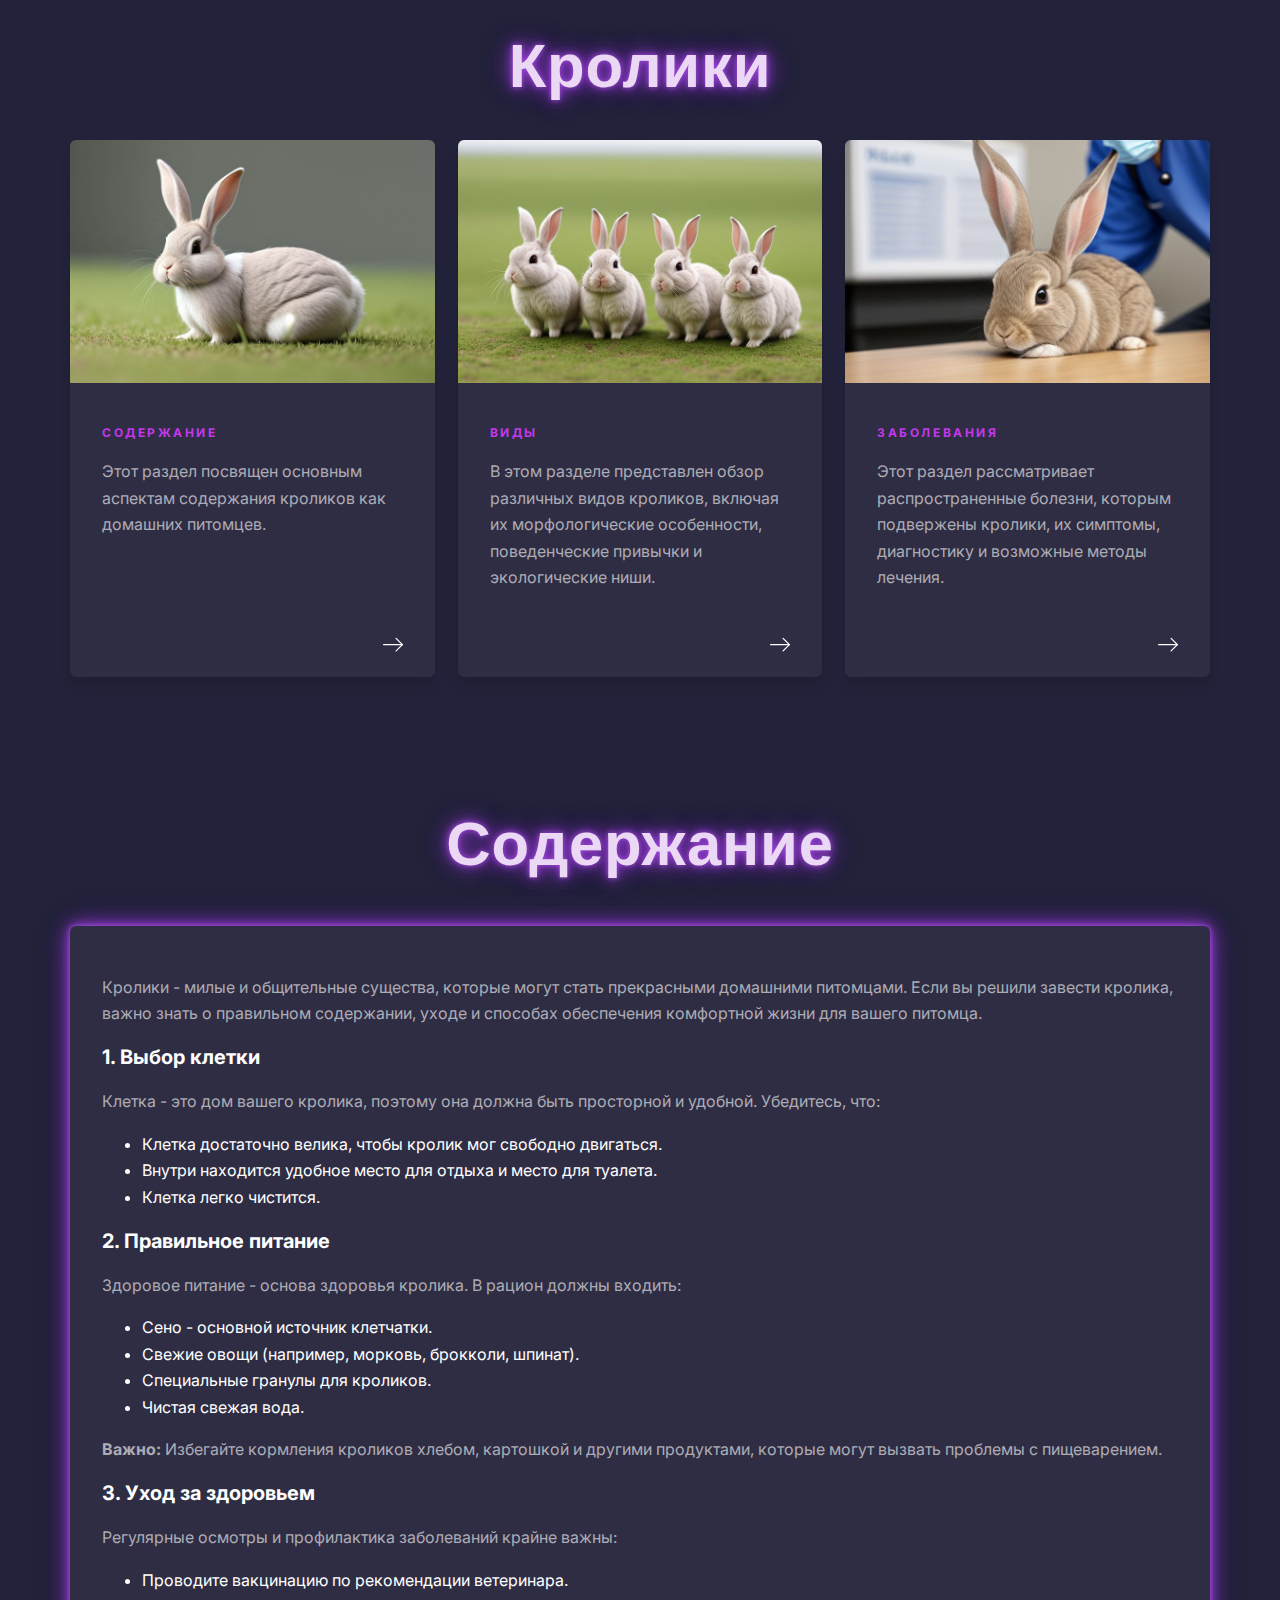
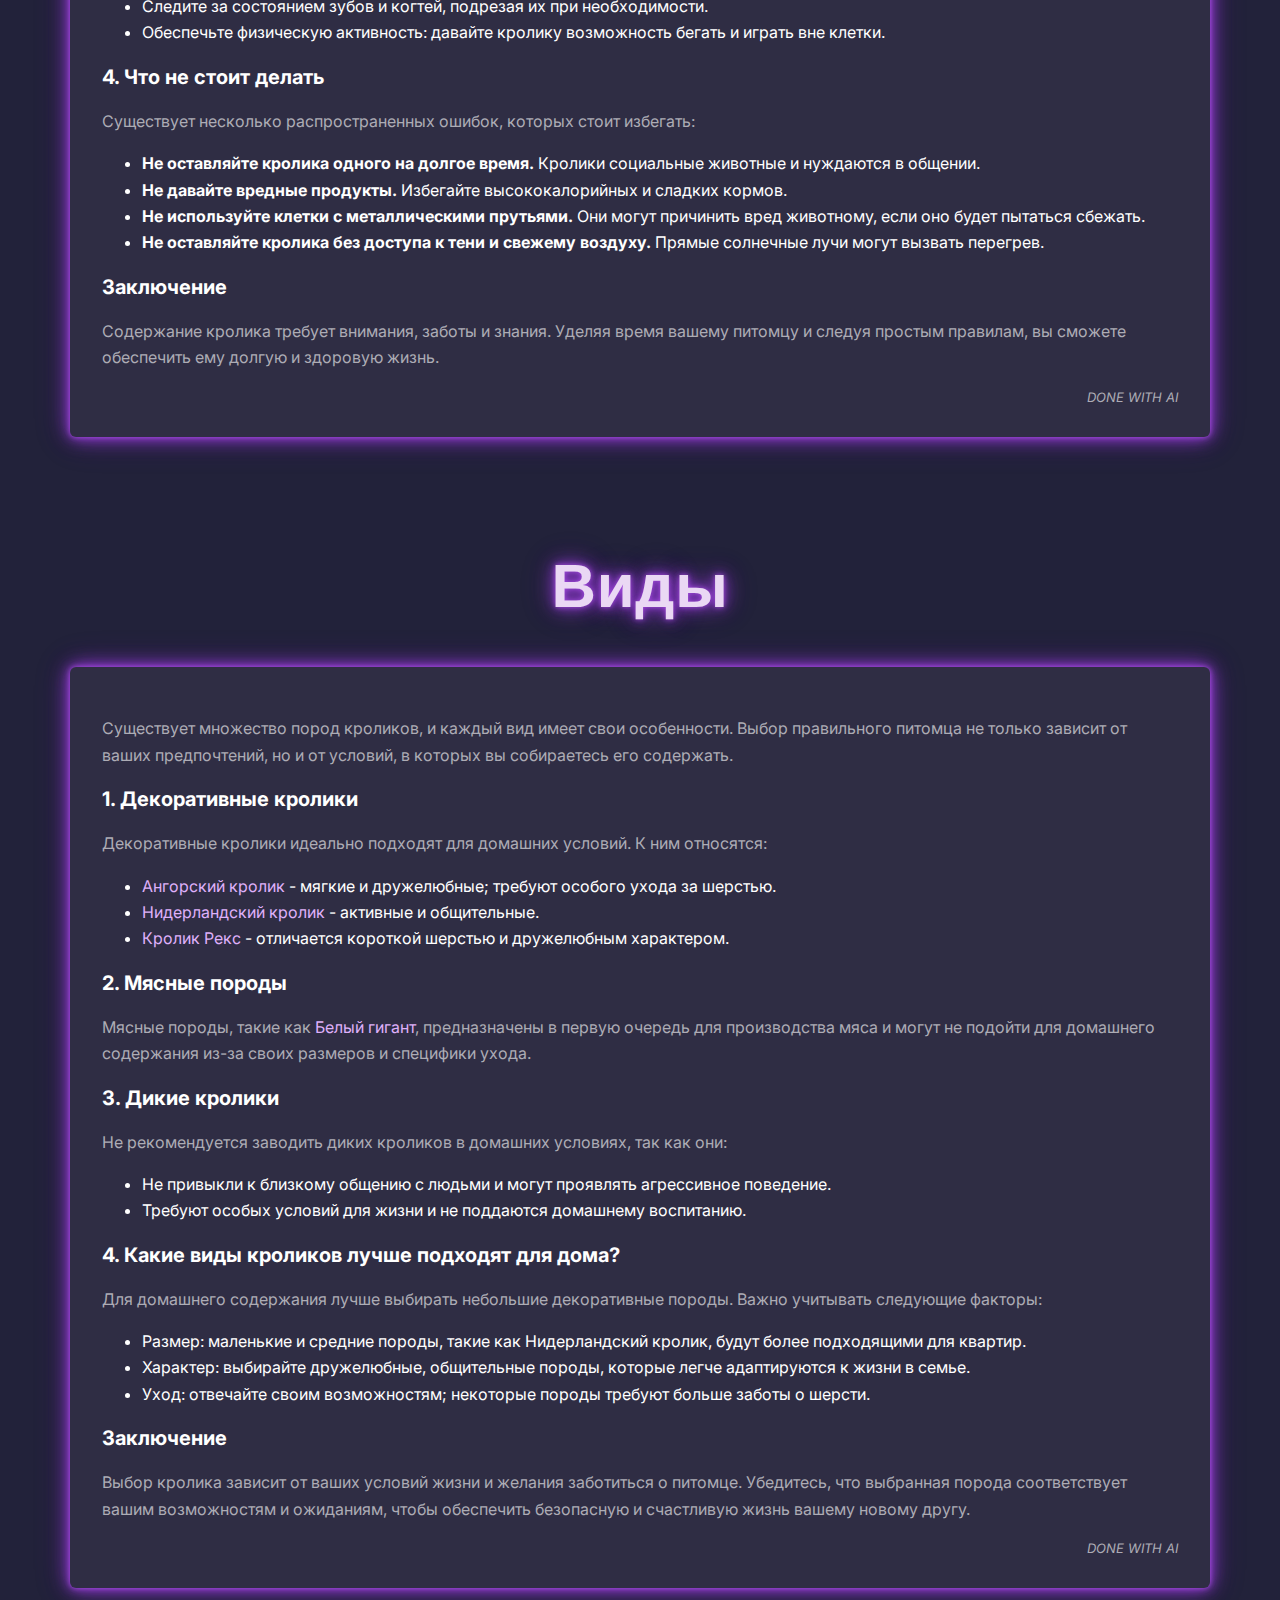
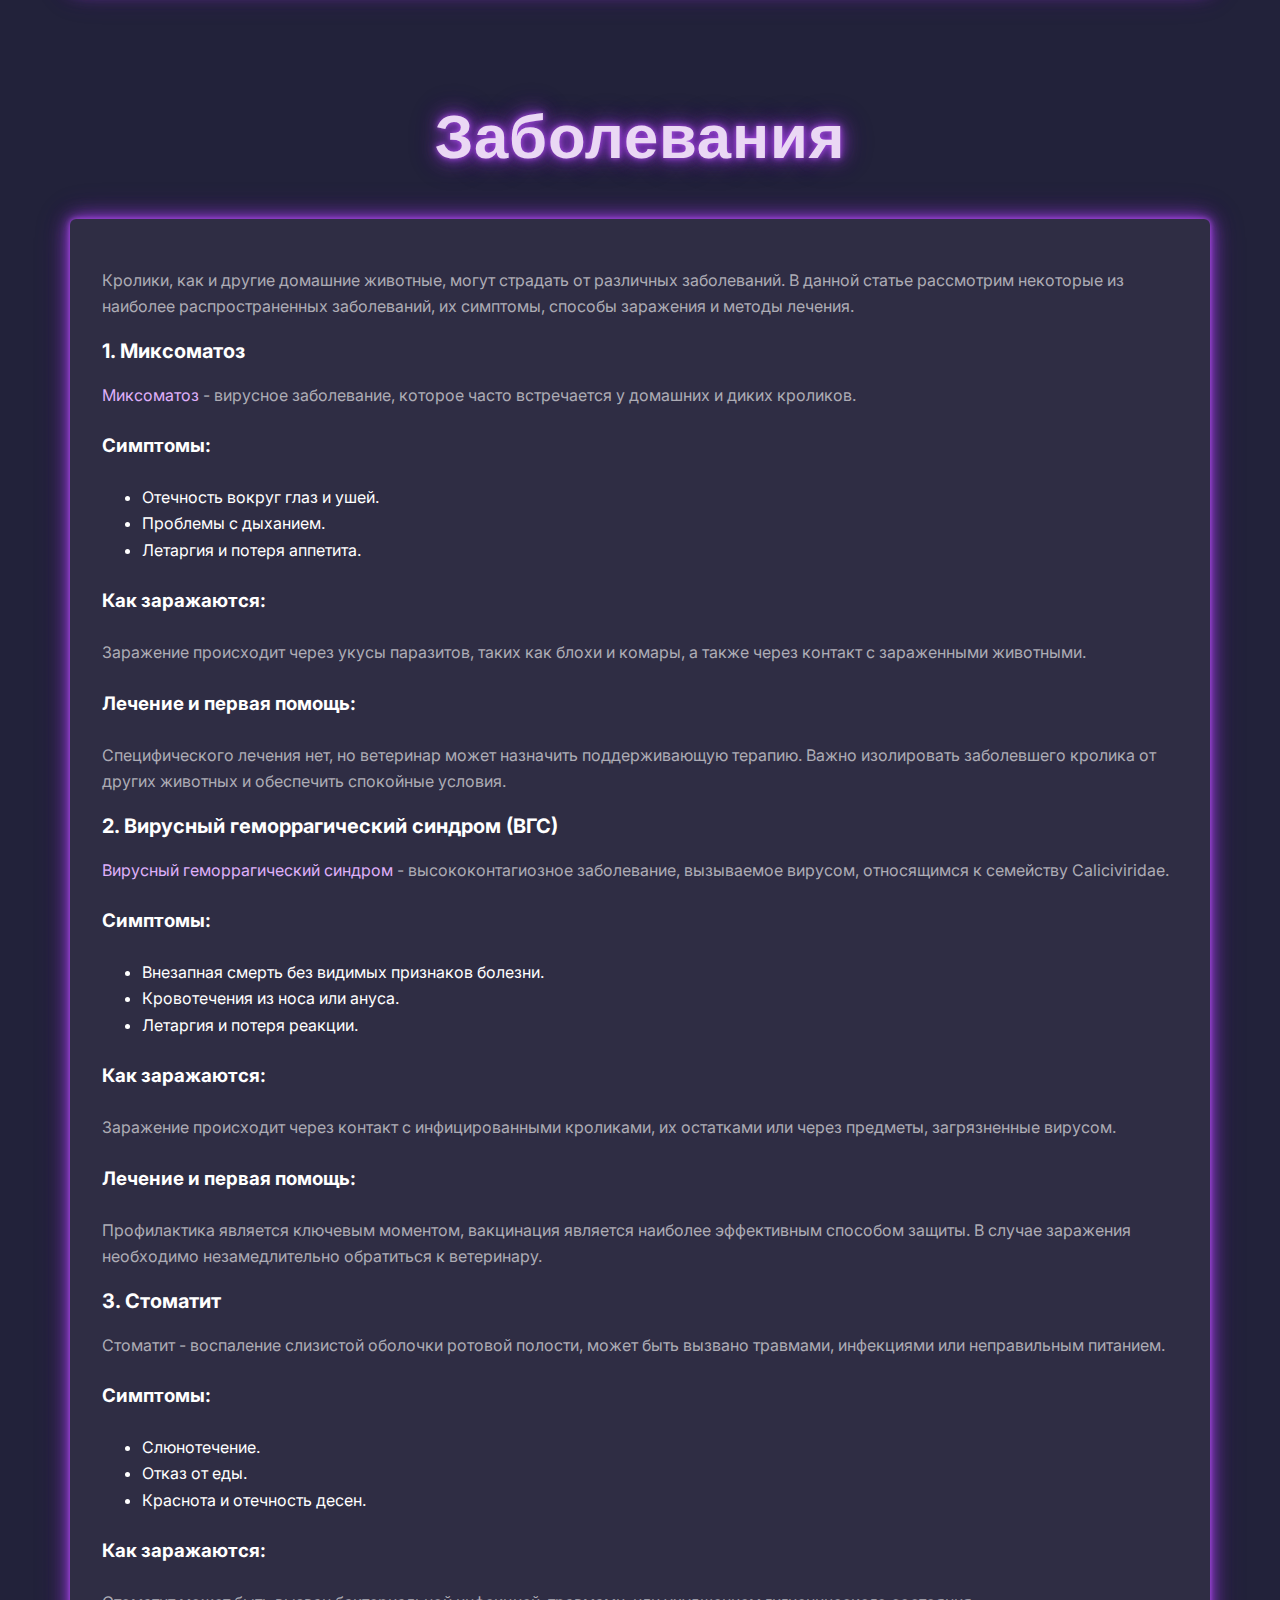
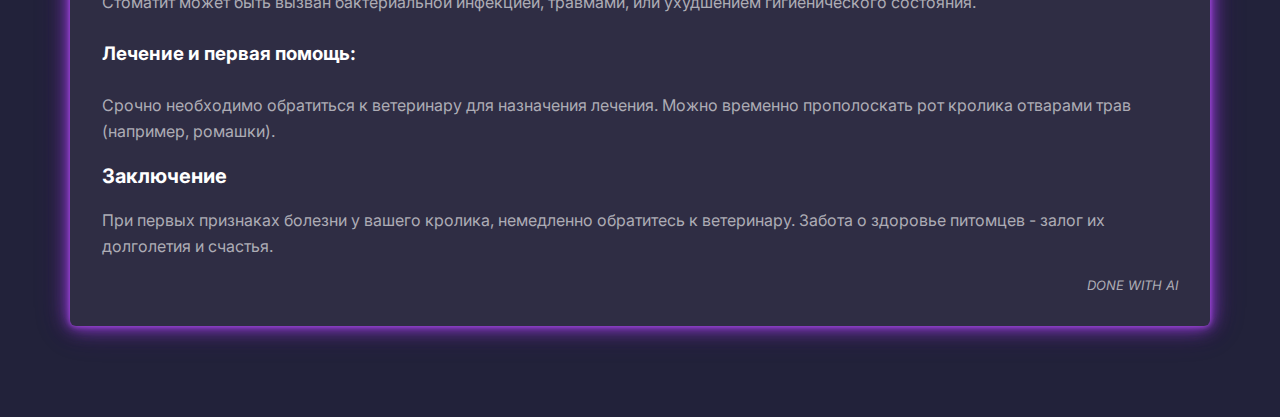
<file: Rabbits/index.html>
<!DOCTYPE html>
<html lang="ru">

<head>
    <meta charset="UTF-8">
    <meta name="viewport" content="width=device-width, initial-scale=1.0">
    <title>Кролики</title>
    <link rel="icon" href="images/Happy_Bunny_icon-icons.com_55382.png" type="img/png">
    <link rel="stylesheet" href="rabbits.css">
</head>

<body>
    <div class="container">
        <h1 class="neon">Кролики</h1>
        <div class="row">
            <div class="col">
                <div class="card" tabindex="0">
                    <div class="card-image">
                        <img src="images/загрузка.jpg" alt="Кролик">
                    </div>
                    <div class="card-content">
                        <p class="kicker">Содержание</p>
                        <p>Этот раздел посвящен основным аспектам содержания кроликов как домашних питомцев.</p>
                    </div>
                    <div class="card-footer">
                        <a href="#Содержание" role="button">
                            <span>Читать больше</span>
                        </a>
                        <svg class="icon" viewBox="0 0 16 16">
                            <g fill="none" stroke-width="1" stroke="currentColor" stroke-linecap="round"
                                stroke-linejoin="round" stroke-miterlimit="10">
                                <line x1="0.5" y1="8.5" x2="15.5" y2="8.5"></line>
                                <polyline points="10.5,3.5 15.5,8.5 10.5,13.5 "></polyline>
                            </g>
                        </svg>
                    </div>
                </div>
            </div>
            <div class="col">
                <div class="card" tabindex="0">
                    <div class="card-image">
                        <img src="images/загрузка (1).jpg" alt="Кролики">
                    </div>
                    <div class="card-content">
                        <p class="kicker">Виды</p>
                        <p>В этом разделе представлен обзор различных видов кроликов, включая их морфологические
                            особенности, поведенческие привычки
                            и экологические ниши.</p>
                    </div>
                    <div class="card-footer">
                        <a href="#Виды" role="button">
                            <span>Читать больше</span>
                        </a>
                        <svg class="icon" viewBox="0 0 16 16">
                            <g fill="none" stroke-width="1" stroke="currentColor" stroke-linecap="round"
                                stroke-linejoin="round" stroke-miterlimit="10">
                                <line x1="0.5" y1="8.5" x2="15.5" y2="8.5"></line>
                                <polyline points="10.5,3.5 15.5,8.5 10.5,13.5 "></polyline>
                            </g>
                        </svg>
                    </div>
                </div>
            </div>
            <div class="col">
                <div class="card" tabindex="0">
                    <div class="card-image">
                        <img src="images/загрузка (2).jpg" alt="Кролики в больнице">
                    </div>
                    <div class="card-content">
                        <p class="kicker">Заболевания</p>
                        <p>Этот раздел рассматривает распространенные болезни, которым подвержены кролики, их симптомы,
                            диагностику и возможные
                            методы лечения.</p>
                    </div>
                    <div class="card-footer">
                        <a href="#Заболевания" role="button">
                            <span>Читать больше</span>
                        </a>
                        <svg class="icon" viewBox="0 0 16 16">
                            <g fill="none" stroke-width="1" stroke="currentColor" stroke-linecap="round"
                                stroke-linejoin="round" stroke-miterlimit="10">
                                <line x1="0.5" y1="8.5" x2="15.5" y2="8.5"></line>
                                <polyline points="10.5,3.5 15.5,8.5 10.5,13.5 "></polyline>
                            </g>
                        </svg>
                    </div>
                </div>
            </div>
        </div>
        <!----------------------------------------------------СОДЕРЖАНИЕ-------------------------------------->
        <h1 id="Содержание" class="neon">Содержание</h1>
        <div class="row">
            <div class="card-info" tabindex="0">
                <div class="card-content-info">
                    <article>
                        <p>Кролики - милые и общительные существа, которые могут стать прекрасными домашними питомцами.
                            Если вы решили завести
                            кролика, важно знать о правильном содержании, уходе и способах обеспечения комфортной жизни
                            для вашего питомца.</p>

                        <h2>1. Выбор клетки</h2>
                        <p>Клетка - это дом вашего кролика, поэтому она должна быть просторной и удобной. Убедитесь,
                            что:</p>
                        <ul>
                            <li>Клетка достаточно велика, чтобы кролик мог свободно двигаться.</li>
                            <li>Внутри находится удобное место для отдыха и место для туалета.</li>
                            <li>Клетка легко чистится.</li>
                        </ul>

                        <h2>2. Правильное питание</h2>
                        <p>Здоровое питание - основа здоровья кролика. В рацион должны входить:</p>
                        <ul>
                            <li>Сено - основной источник клетчатки.</li>
                            <li>Свежие овощи (например, морковь, брокколи, шпинат).</li>
                            <li>Специальные гранулы для кроликов.</li>
                            <li>Чистая свежая вода.</li>
                        </ul>
                        <p><strong>Важно:</strong> Избегайте кормления кроликов хлебом, картошкой и другими продуктами,
                            которые могут вызвать
                            проблемы с пищеварением.</p>

                        <h2>3. Уход за здоровьем</h2>
                        <p>Регулярные осмотры и профилактика заболеваний крайне важны:</p>
                        <ul>
                            <li>Проводите вакцинацию по рекомендации ветеринара.</li>
                            <li>Следите за состоянием зубов и когтей, подрезая их при необходимости.</li>
                            <li>Обеспечьте физическую активность: давайте кролику возможность бегать и играть вне
                                клетки.</li>
                        </ul>

                        <h2>4. Что не стоит делать</h2>
                        <p>Существует несколько распространенных ошибок, которых стоит избегать:</p>
                        <ul>
                            <li><strong>Не оставляйте кролика одного на долгое время.</strong> Кролики социальные
                                животные и нуждаются в
                                общении.</li>
                            <li><strong>Не давайте вредные продукты.</strong> Избегайте высококалорийных и сладких
                                кормов.</li>
                            <li><strong>Не используйте клетки с металлическими прутьями.</strong> Они могут причинить
                                вред животному, если оно
                                будет пытаться сбежать.</li>
                            <li><strong>Не оставляйте кролика без доступа к тени и свежему воздуху.</strong> Прямые
                                солнечные лучи могут вызвать
                                перегрев.</li>
                        </ul>

                        <h2>Заключение</h2>
                        <p>Содержание кролика требует внимания, заботы и знания. Уделяя время вашему питомцу и следуя
                            простым правилам, вы
                            сможете обеспечить ему долгую и здоровую жизнь.</p>

                        <font size="2"><i>
                                <p align="right">DONE WITH AI</p>
                            </i></font>
                    </article>

                </div>
            </div>

        </div>
        <!----------------------------------------------------ВИДЫ-------------------------------------->
        <h1 id="Виды" class="neon">Виды</h1>
        <div class="row">
            <div class="card-info" tabindex="0">
                <div class="card-content-info">
                    <article>
                        <p>Существует множество пород кроликов, и каждый вид имеет свои особенности. Выбор правильного
                            питомца не только зависит
                            от ваших предпочтений, но и от условий, в которых вы собираетесь его содержать.</p>

                        <h2>1. Декоративные кролики</h2>
                        <p>Декоративные кролики идеально подходят для домашних условий. К ним относятся:</p>
                        <ul>
                            <li><a href="https://ru.wikipedia.org/wiki/Ангорский_кролик" target="_blank">Ангорский
                                    кролик</a> - мягкие и
                                дружелюбные; требуют особого ухода за шерстью.</li>
                            <li><a href="https://ru.wikipedia.org/wiki/Нидерландский_кролик"
                                    target="_blank">Нидерландский кролик</a> - активные
                                и общительные.</li>
                            <li><a href="https://ru.wikipedia.org/wiki/Рекс" target="_blank">Кролик Рекс</a> -
                                отличается короткой шерстью и
                                дружелюбным характером.</li>
                        </ul>

                        <h2>2. Мясные породы</h2>
                        <p>Мясные породы, такие как <a href="https://ru.wikipedia.org/wiki/Белый_гигант_(кролик)"
                                target="_blank">Белый
                                гигант</a>, предназначены в первую очередь для производства мяса и могут не подойти для
                            домашнего содержания
                            из-за своих размеров и специфики ухода.</p>

                        <h2>3. Дикие кролики</h2>
                        <p>Не рекомендуется заводить диких кроликов в домашних условиях, так как они:</p>
                        <ul>
                            <li>Не привыкли к близкому общению с людьми и могут проявлять агрессивное поведение.</li>
                            <li>Требуют особых условий для жизни и не поддаются домашнему воспитанию.</li>
                        </ul>

                        <h2>4. Какие виды кроликов лучше подходят для дома?</h2>
                        <p>Для домашнего содержания лучше выбирать небольшие декоративные породы. Важно учитывать
                            следующие факторы:</p>
                        <ul>
                            <li>Размер: маленькие и средние породы, такие как Нидерландский кролик, будут более
                                подходящими для квартир.</li>
                            <li>Характер: выбирайте дружелюбные, общительные породы, которые легче адаптируются к жизни
                                в семье.</li>
                            <li>Уход: отвечайте своим возможностям; некоторые породы требуют больше заботы о шерсти.
                            </li>
                        </ul>

                        <h2>Заключение</h2>
                        <p>Выбор кролика зависит от ваших условий жизни и желания заботиться о питомце. Убедитесь, что
                            выбранная порода
                            соответствует вашим возможностям и ожиданиям, чтобы обеспечить безопасную и счастливую жизнь
                            вашему новому другу.
                        </p>



                        <font size="2"><i>
                                <p align="right">DONE WITH AI</p>
                            </i></font>
                    </article>

                </div>
            </div>

        </div>
        <!----------------------------------------------------ЗАБОЛЕВАНИЯ-------------------------------------->
        <h1 id="Заболевания" class="neon">Заболевания</h1>
        <div class="row">
            <div class="card-info" tabindex="0">
                <div class="card-content-info">
                    <article>
                        <p>Кролики, как и другие домашние животные, могут страдать от различных заболеваний. В данной
                            статье рассмотрим
                            некоторые из наиболее распространенных заболеваний, их симптомы, способы заражения и методы
                            лечения.</p>

                        <h2>1. Миксоматоз</h2>
                        <p><a href="https://ru.wikipedia.org/wiki/Миксоматоз" target="_blank">Миксоматоз</a> - вирусное
                            заболевание, которое
                            часто встречается у домашних и диких кроликов.</p>
                        <h3>Симптомы:</h3>
                        <ul>
                            <li>Отечность вокруг глаз и ушей.</li>
                            <li>Проблемы с дыханием.</li>
                            <li>Летаргия и потеря аппетита.</li>
                        </ul>
                        <h3>Как заражаются:</h3>
                        <p>Заражение происходит через укусы паразитов, таких как блохи и комары, а также через контакт с
                            зараженными животными.
                        </p>
                        <h3>Лечение и первая помощь:</h3>
                        <p>Специфического лечения нет, но ветеринар может назначить поддерживающую терапию. Важно
                            изолировать заболевшего
                            кролика от других животных и обеспечить спокойные условия.</p>

                        <h2>2. Вирусный геморрагический синдром (ВГС)</h2>
                        <p><a href="https://ru.wikipedia.org/wiki/Вирусный_геморрагический_синдром"
                                target="_blank">Вирусный геморрагический
                                синдром</a> - высококонтагиозное заболевание, вызываемое вирусом, относящимся к
                            семейству Caliciviridae.</p>
                        <h3>Симптомы:</h3>
                        <ul>
                            <li>Внезапная смерть без видимых признаков болезни.</li>
                            <li>Кровотечения из носа или ануса.</li>
                            <li>Летаргия и потеря реакции.</li>
                        </ul>
                        <h3>Как заражаются:</h3>
                        <p>Заражение происходит через контакт с инфицированными кроликами, их остатками или через
                            предметы, загрязненные
                            вирусом.</p>
                        <h3>Лечение и первая помощь:</h3>
                        <p>Профилактика является ключевым моментом, вакцинация является наиболее эффективным способом
                            защиты. В случае заражения
                            необходимо незамедлительно обратиться к ветеринару.</p>

                        <h2>3. Стоматит</h2>
                        <p>Стоматит - воспаление слизистой оболочки ротовой полости, может быть вызвано травмами,
                            инфекциями или неправильным
                            питанием.</p>
                        <h3>Симптомы:</h3>
                        <ul>
                            <li>Слюнотечение.</li>
                            <li>Отказ от еды.</li>
                            <li>Краснота и отечность десен.</li>
                        </ul>
                        <h3>Как заражаются:</h3>
                        <p>Стоматит может быть вызван бактериальной инфекцией, травмами, или ухудшением гигиенического
                            состояния.</p>
                        <h3>Лечение и первая помощь:</h3>
                        <p>Срочно необходимо обратиться к ветеринару для назначения лечения. Можно временно прополоскать
                            рот кролика отварами
                            трав (например, ромашки).</p>

                        <h2>Заключение</h2>
                        <p>При первых признаках болезни у вашего кролика, немедленно обратитесь к ветеринару. Забота о
                            здоровье питомцев - залог
                            их долголетия и счастья.</p>

                        <font size="2"><i>
                                <p align="right">DONE WITH AI</p>
                            </i></font>
                    </article>

                </div>
            </div>

        </div>




    </div>

</body>

</html>
</file>
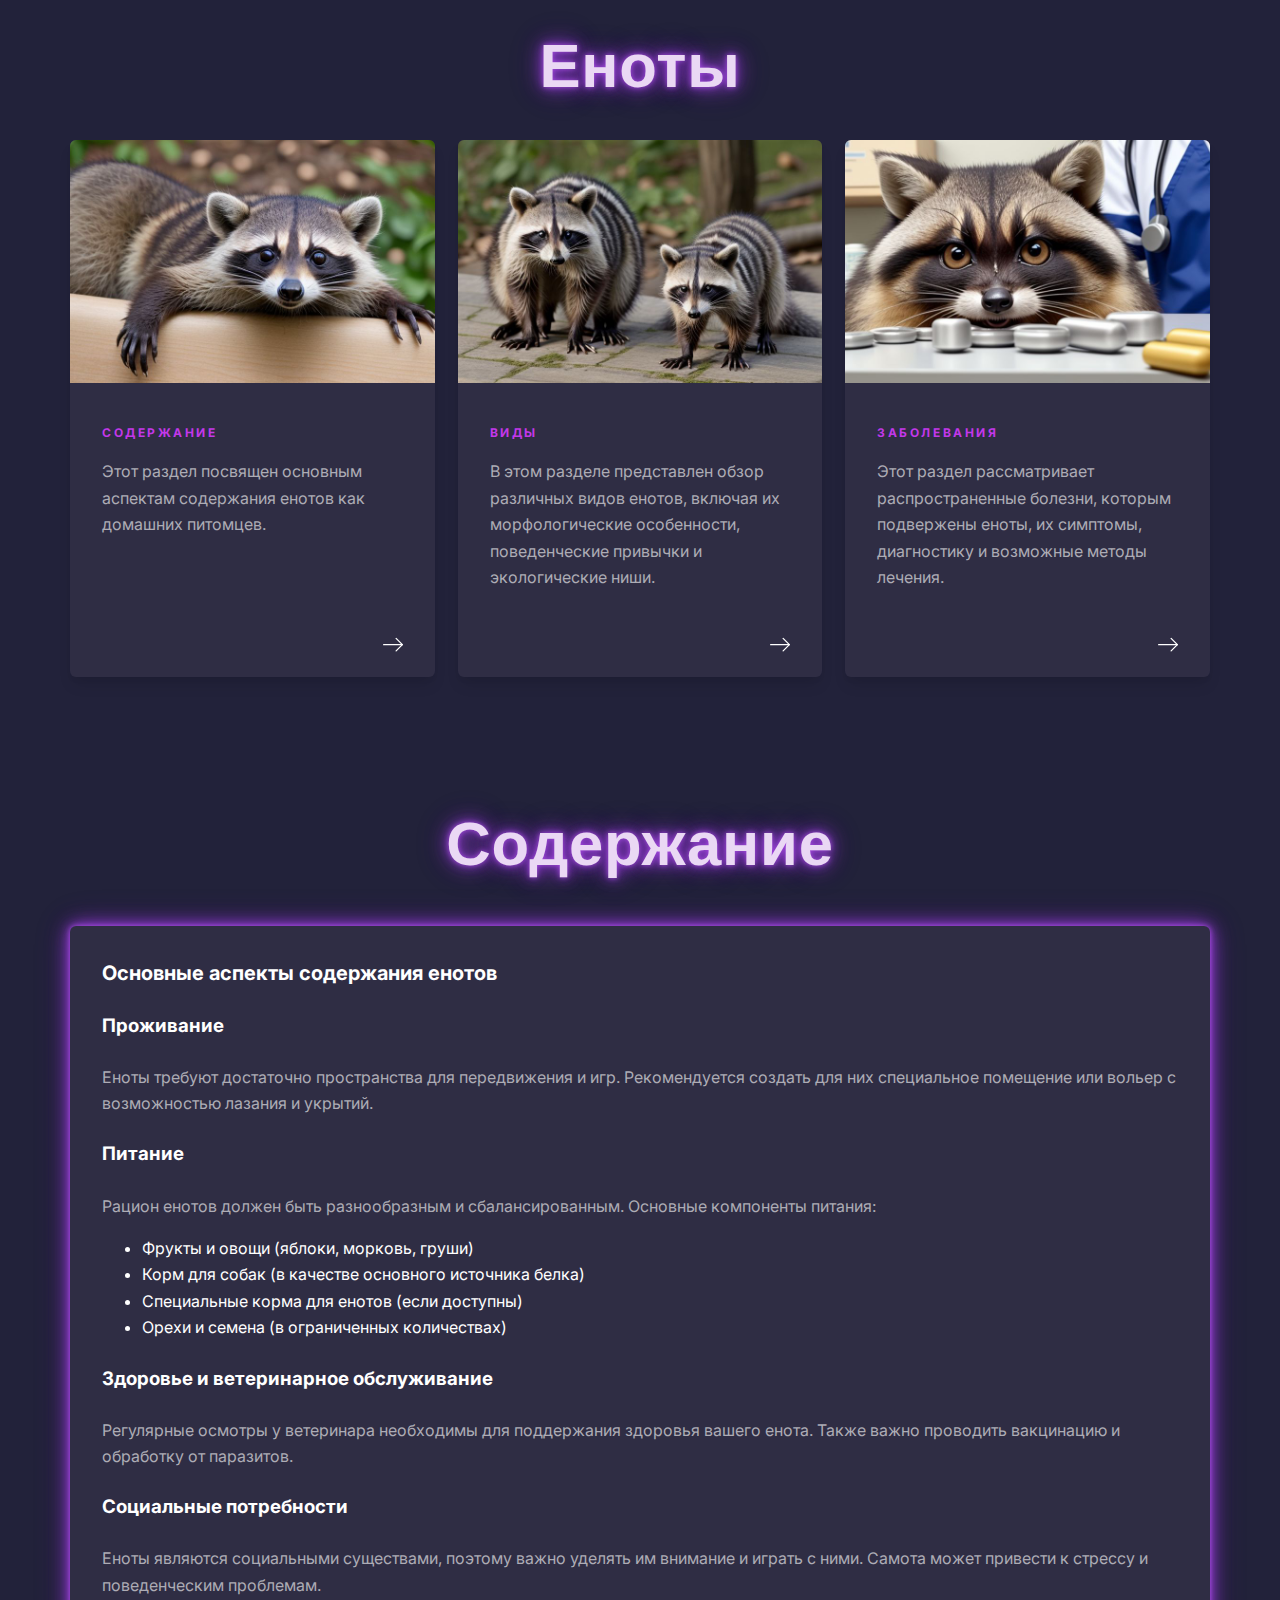
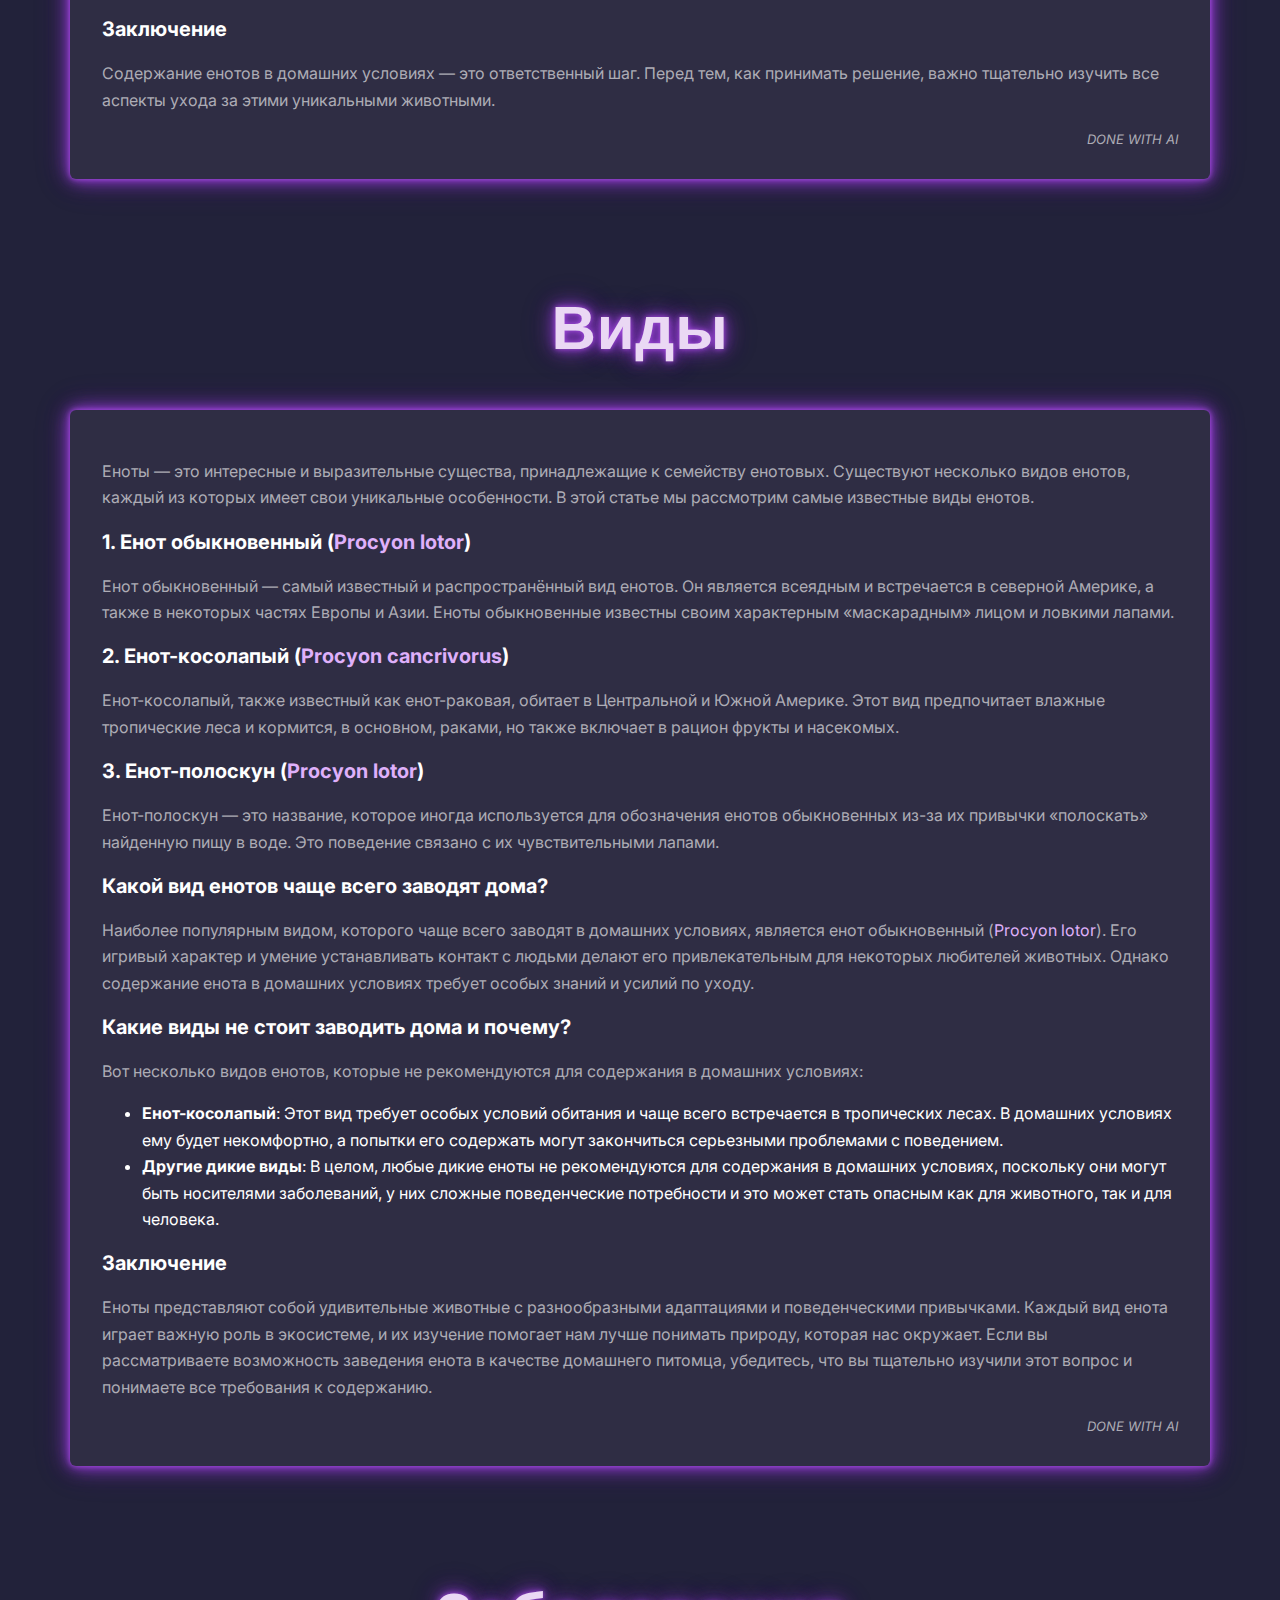
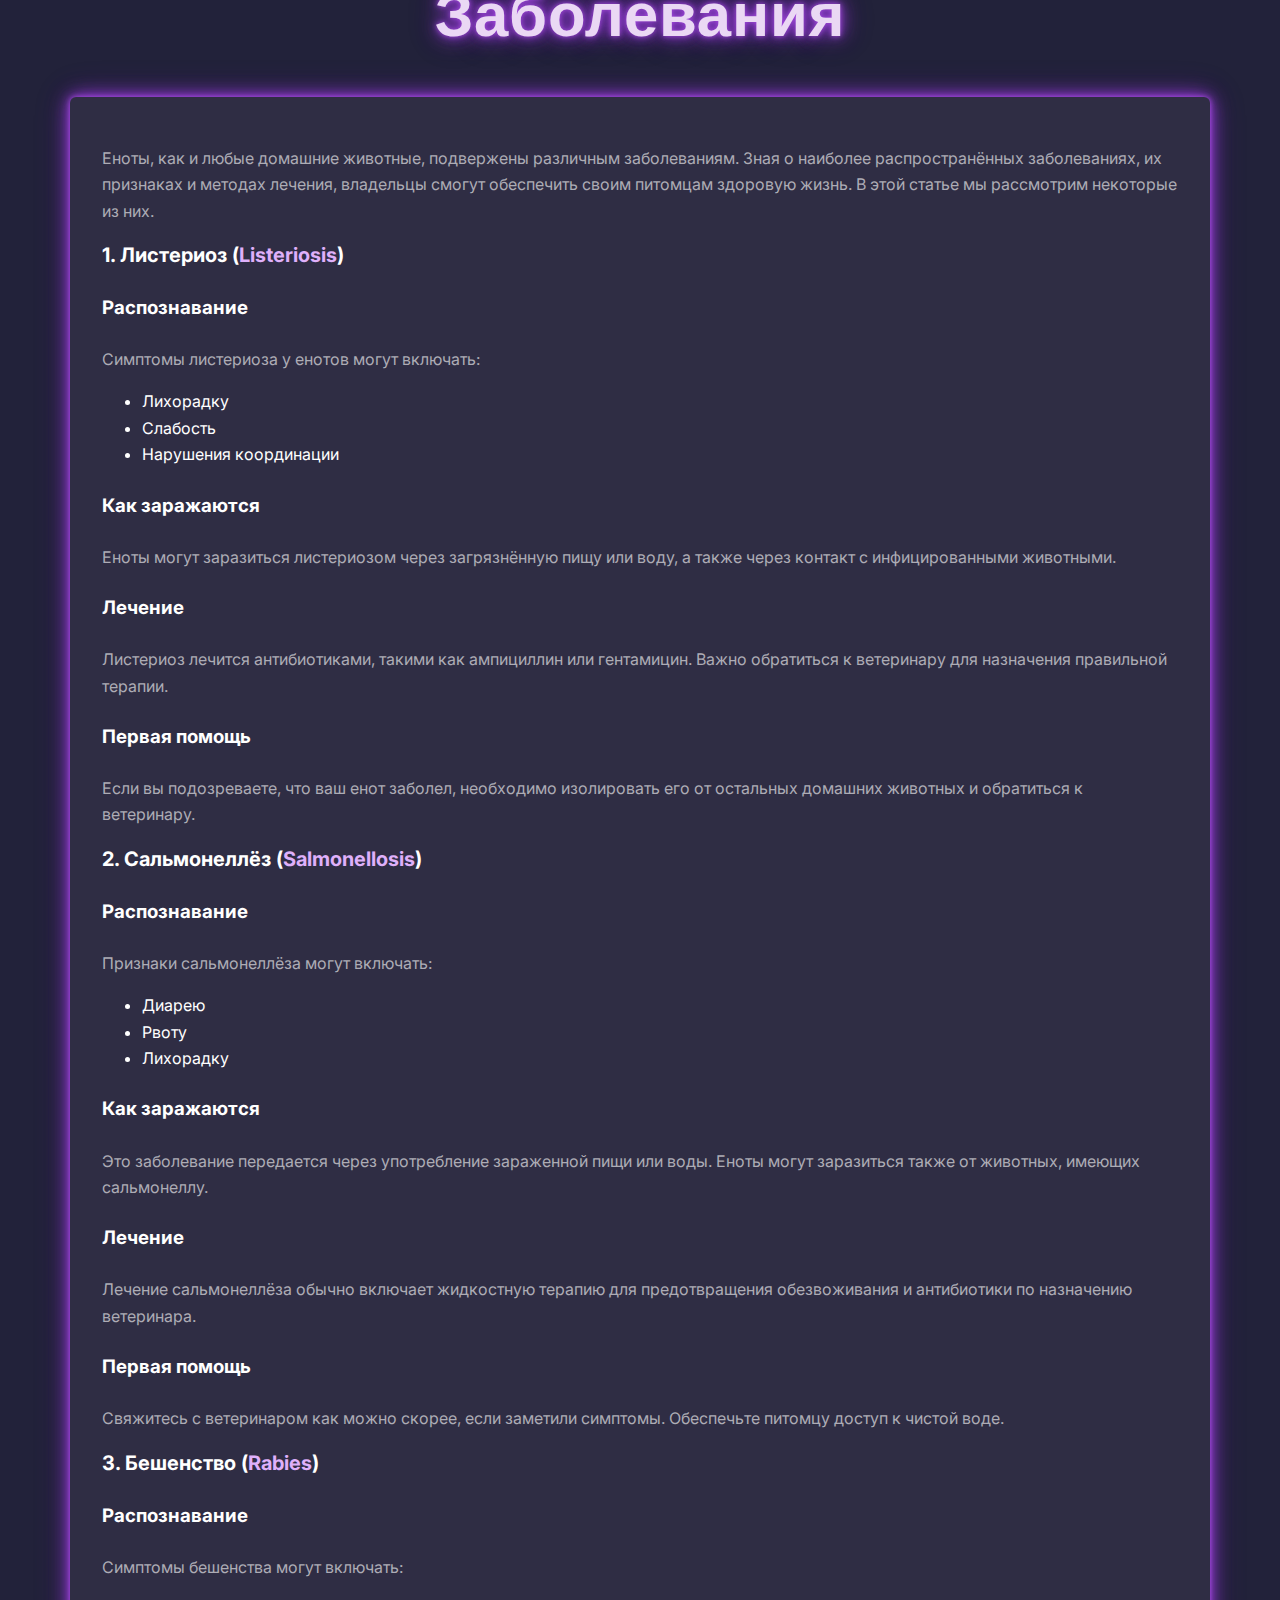
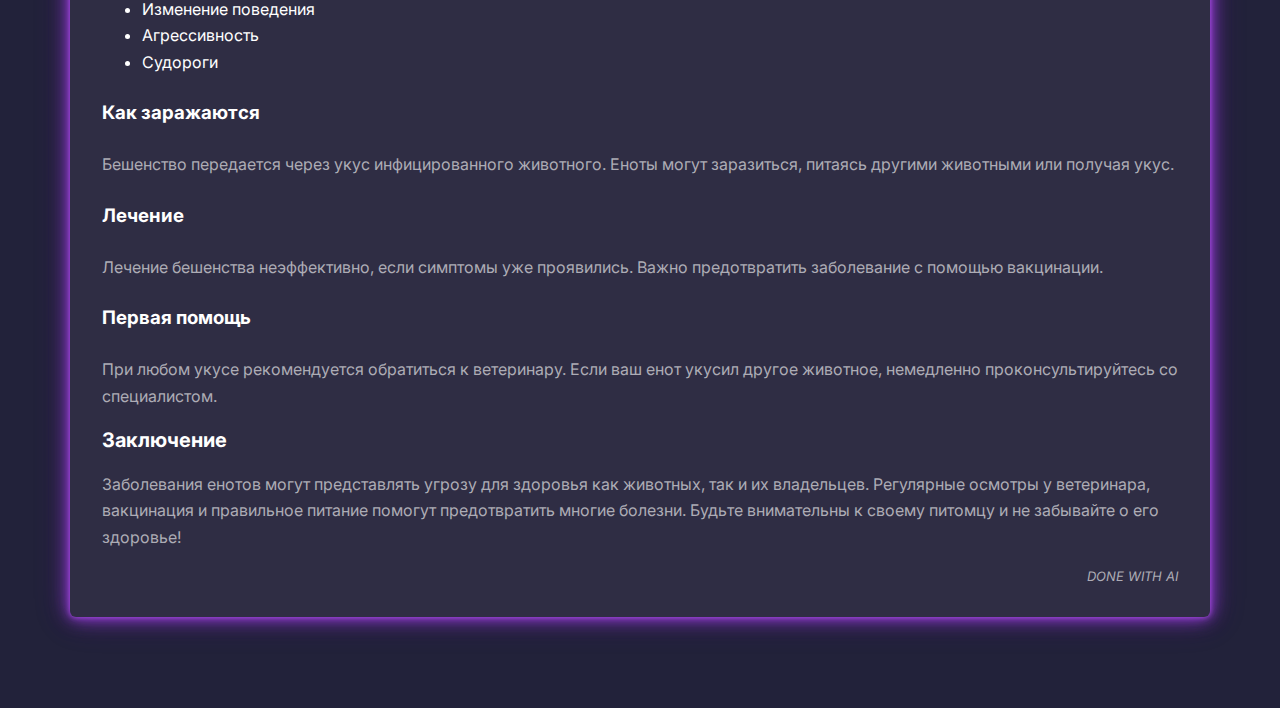
<file: Raccoons/index.html>
<!DOCTYPE html>
<html lang="ru">

<head>
    <meta charset="UTF-8">
    <meta name="viewport" content="width=device-width, initial-scale=1.0">
    <title>Еноты</title>
    <link rel="icon" href="images/icons8-енот-48.png" type="img/png">
    <link rel="stylesheet" href="raccoons.css">
</head>

<body>
    <div class="container">
        <h1 class="neon">Еноты</h1>
        <div class="row">
            <div class="col">
                <div class="card" tabindex="0">
                    <div class="card-image">
                        <img src="images/загрузка (1).jpeg" alt="Енот">
                    </div>
                    <div class="card-content">
                        <p class="kicker">Содержание</p>
                        <p>Этот раздел посвящен основным аспектам содержания енотов как домашних питомцев.</p>
                    </div>
                    <div class="card-footer">
                        <a href="#Содержание" role="button">
                            <span>Читать больше</span>
                        </a>
                        <svg class="icon" viewBox="0 0 16 16">
                            <g fill="none" stroke-width="1" stroke="currentColor" stroke-linecap="round"
                                stroke-linejoin="round" stroke-miterlimit="10">
                                <line x1="0.5" y1="8.5" x2="15.5" y2="8.5"></line>
                                <polyline points="10.5,3.5 15.5,8.5 10.5,13.5 "></polyline>
                            </g>
                        </svg>
                    </div>
                </div>
            </div>
            <div class="col">
                <div class="card" tabindex="0">
                    <div class="card-image">
                        <img src="images/Без названия.jpeg" alt="Еноты">
                    </div>
                    <div class="card-content">
                        <p class="kicker">Виды</p>
                        <p>В этом разделе представлен обзор различных видов енотов, включая их морфологические
                            особенности, поведенческие привычки
                            и экологические ниши.</p>
                    </div>
                    <div class="card-footer">
                        <a href="#Виды" role="button">
                            <span>Читать больше</span>
                        </a>
                        <svg class="icon" viewBox="0 0 16 16">
                            <g fill="none" stroke-width="1" stroke="currentColor" stroke-linecap="round"
                                stroke-linejoin="round" stroke-miterlimit="10">
                                <line x1="0.5" y1="8.5" x2="15.5" y2="8.5"></line>
                                <polyline points="10.5,3.5 15.5,8.5 10.5,13.5 "></polyline>
                            </g>
                        </svg>
                    </div>
                </div>
            </div>
            <div class="col">
                <div class="card" tabindex="0">
                    <div class="card-image">
                        <img src="images/coon_at_the_vet_next_to_the_pi.jpeg" alt="Енот в больнице">
                    </div>
                    <div class="card-content">
                        <p class="kicker">Заболевания</p>
                        <p>Этот раздел рассматривает распространенные болезни, которым подвержены еноты, их симптомы,
                            диагностику и возможные
                            методы лечения.</p>
                    </div>
                    <div class="card-footer">
                        <a href="#Заболевания" role="button">
                            <span>Читать больше</span>
                        </a>
                        <svg class="icon" viewBox="0 0 16 16">
                            <g fill="none" stroke-width="1" stroke="currentColor" stroke-linecap="round"
                                stroke-linejoin="round" stroke-miterlimit="10">
                                <line x1="0.5" y1="8.5" x2="15.5" y2="8.5"></line>
                                <polyline points="10.5,3.5 15.5,8.5 10.5,13.5 "></polyline>
                            </g>
                        </svg>
                    </div>
                </div>
            </div>
        </div>
        <!----------------------------------------------------СОДЕРЖАНИЕ-------------------------------------->
        <h1 id="Содержание" class="neon">Содержание</h1>
        <div class="row">
            <div class="card-info" tabindex="0">
                <div class="card-content-info">
                    <article>
                        <h2>Основные аспекты содержания енотов</h2>
                        <h3>Проживание</h3>
                        <p>Еноты требуют достаточно пространства для передвижения и игр. Рекомендуется создать для них
                            специальное помещение или
                            вольер с возможностью лазания и укрытий.</p>

                        <h3>Питание</h3>
                        <p>Рацион енотов должен быть разнообразным и сбалансированным. Основные компоненты питания:</p>
                        <ul>
                            <li>Фрукты и овощи (яблоки, морковь, груши)</li>
                            <li>Корм для собак (в качестве основного источника белка)</li>
                            <li>Специальные корма для енотов (если доступны)</li>
                            <li>Орехи и семена (в ограниченных количествах)</li>
                        </ul>

                        <h3>Здоровье и ветеринарное обслуживание</h3>
                        <p>Регулярные осмотры у ветеринара необходимы для поддержания здоровья вашего енота. Также важно
                            проводить вакцинацию и
                            обработку от паразитов.</p>

                        <h3>Социальные потребности</h3>
                        <p>Еноты являются социальными существами, поэтому важно уделять им внимание и играть с ними.
                            Самота может привести к
                            стрессу и поведенческим проблемам.</p>

                        <h2>Заключение</h2>
                        <p>Содержание енотов в домашних условиях — это ответственный шаг. Перед тем, как принимать
                            решение, важно тщательно
                            изучить все аспекты ухода за этими уникальными животными.</p>
                        <font size="2"><i>
                                <p align="right">DONE WITH AI</p>
                            </i></font>
                    </article>

                </div>
            </div>

        </div>
        <!----------------------------------------------------ВИДЫ-------------------------------------->
        <h1 id="Виды" class="neon">Виды</h1>
        <div class="row">
            <div class="card-info" tabindex="0">
                <div class="card-content-info">
                    <article>
                        <p>Еноты — это интересные и выразительные существа, принадлежащие к семейству енотовых.
                            Существуют несколько видов
                            енотов, каждый из которых имеет свои уникальные особенности. В этой статье мы рассмотрим
                            самые известные виды
                            енотов.</p>

                        <h2>1. Енот обыкновенный (<a href="https://ru.wikipedia.org/wiki/Енот" target="_blank">Procyon
                                lotor</a>)</h2>
                        <p>Енот обыкновенный — самый известный и распространённый вид енотов. Он является всеядным и
                            встречается в северной
                            Америке, а также в некоторых частях Европы и Азии. Еноты обыкновенные известны своим
                            характерным «маскарадным» лицом
                            и ловкими лапами.</p>

                        <h2>2. Енот-косолапый (<a href="https://ru.wikipedia.org/wiki/Косолапый_енот"
                                target="_blank">Procyon cancrivorus</a>)
                        </h2>
                        <p>Енот-косолапый, также известный как енот-раковая, обитает в Центральной и Южной Америке. Этот
                            вид предпочитает
                            влажные тропические леса и кормится, в основном, раками, но также включает в рацион фрукты и
                            насекомых.</p>

                        <h2>3. Енот-полоскун (<a href="https://ru.wikipedia.org/wiki/Полоскун" target="_blank">Procyon
                                lotor</a>)</h2>
                        <p>Енот-полоскун — это название, которое иногда используется для обозначения енотов обыкновенных
                            из-за их привычки
                            «полоскать» найденную пищу в воде. Это поведение связано с их чувствительными лапами.</p>

                        <h2>Какой вид енотов чаще всего заводят дома?</h2>
                        <p>Наиболее популярным видом, которого чаще всего заводят в домашних условиях, является енот
                            обыкновенный (<a href="https://ru.wikipedia.org/wiki/Енот" target="_blank">Procyon
                                lotor</a>). Его игривый характер и умение
                            устанавливать контакт с людьми делают его привлекательным для некоторых любителей животных.
                            Однако содержание енота
                            в домашних условиях требует особых знаний и усилий по уходу.</p>

                        <h2>Какие виды не стоит заводить дома и почему?</h2>
                        <p>Вот несколько видов енотов, которые не рекомендуются для содержания в домашних условиях:</p>
                        <ul>
                            <li><strong>Енот-косолапый</strong>: Этот вид требует особых условий обитания и чаще всего
                                встречается в тропических
                                лесах. В домашних условиях ему будет некомфортно, а попытки его содержать могут
                                закончиться серьезными проблемами с
                                поведением.</li>
                            <li><strong>Другие дикие виды</strong>: В целом, любые дикие еноты не рекомендуются для
                                содержания в домашних условиях,
                                поскольку они могут быть носителями заболеваний, у них сложные поведенческие потребности
                                и это может стать опасным
                                как для животного, так и для человека.</li>
                        </ul>
                        <h2>Заключение</h2>
                        <p>Еноты представляют собой удивительные животные с разнообразными адаптациями и поведенческими
                            привычками. Каждый вид
                            енота играет важную роль в экосистеме, и их изучение помогает нам лучше понимать природу,
                            которая нас окружает. Если
                            вы рассматриваете возможность заведения енота в качестве домашнего питомца, убедитесь, что
                            вы тщательно изучили этот
                            вопрос и понимаете все требования к содержанию.</p>
                    </article>
                    <font size="2"><i>
                            <p align="right">DONE WITH AI</p>
                        </i></font>
                    </article>

                </div>
            </div>

        </div>
        <!----------------------------------------------------ЗАБОЛЕВАНИЯ-------------------------------------->
        <h1 id="Заболевания" class="neon">Заболевания</h1>
        <div class="row">
            <div class="card-info" tabindex="0">
                <div class="card-content-info">
                    <article>
                        <article>
                            <p>Еноты, как и любые домашние животные, подвержены различным заболеваниям. Зная о наиболее
                                распространённых
                                заболеваниях, их признаках и методах лечения, владельцы смогут обеспечить своим питомцам
                                здоровую жизнь. В этой
                                статье мы рассмотрим некоторые из них.</p>

                            <h2>1. Листериоз (<a href="https://ru.wikipedia.org/wiki/Листериоз"
                                    target="_blank">Listeriosis</a>)</h2>
                            <h3>Распознавание</h3>
                            <p>Симптомы листериоза у енотов могут включать:
                            <ul>
                                <li>Лихорадку</li>
                                <li>Слабость</li>
                                <li>Нарушения координации</li>
                            </ul>
                            </p>

                            <h3>Как заражаются</h3>
                            <p>Еноты могут заразиться листериозом через загрязнённую пищу или воду, а также через
                                контакт с инфицированными
                                животными.</p>

                            <h3>Лечение</h3>
                            <p>Листериоз лечится антибиотиками, такими как ампициллин или гентамицин. Важно обратиться к
                                ветеринару для
                                назначения правильной терапии.</p>

                            <h3>Первая помощь</h3>
                            <p>Если вы подозреваете, что ваш енот заболел, необходимо изолировать его от остальных
                                домашних животных и
                                обратиться к ветеринару.</p>

                            <h2>2. Сальмонеллёз (<a href="https://ru.wikipedia.org/wiki/Сальмонеллёз"
                                    target="_blank">Salmonellosis</a>)</h2>
                            <h3>Распознавание</h3>
                            <p>Признаки сальмонеллёза могут включать:
                            <ul>
                                <li>Диарею</li>
                                <li>Рвоту</li>
                                <li>Лихорадку</li>
                            </ul>
                            </p>

                            <h3>Как заражаются</h3>
                            <p>Это заболевание передается через употребление зараженной пищи или воды. Еноты могут
                                заразиться также от животных,
                                имеющих сальмонеллу.</p>

                            <h3>Лечение</h3>
                            <p>Лечение сальмонеллёза обычно включает жидкостную терапию для предотвращения обезвоживания
                                и антибиотики по
                                назначению ветеринара.</p>

                            <h3>Первая помощь</h3>
                            <p>Свяжитесь с ветеринаром как можно скорее, если заметили симптомы. Обеспечьте питомцу
                                доступ к чистой воде.</p>

                            <h2>3. Бешенство (<a href="https://ru.wikipedia.org/wiki/Бешенство"
                                    target="_blank">Rabies</a>)</h2>
                            <h3>Распознавание</h3>
                            <p>Симптомы бешенства могут включать:
                            <ul>
                                <li>Изменение поведения</li>
                                <li>Агрессивность</li>
                                <li>Судороги</li>
                            </ul>
                            </p>

                            <h3>Как заражаются</h3>
                            <p>Бешенство передается через укус инфицированного животного. Еноты могут заразиться,
                                питаясь другими животными или
                                получая укус.</p>

                            <h3>Лечение</h3>
                            <p>Лечение бешенства неэффективно, если симптомы уже проявились. Важно предотвратить
                                заболевание с помощью вакцинации.
                            </p>

                            <h3>Первая помощь</h3>
                            <p>При любом укусе рекомендуется обратиться к ветеринару. Если ваш енот укусил другое
                                животное, немедленно
                                проконсультируйтесь со специалистом.</p>

                            <h2>Заключение</h2>
                            <p>Заболевания енотов могут представлять угрозу для здоровья как животных, так и их
                                владельцев. Регулярные осмотры у
                                ветеринара, вакцинация и правильное питание помогут предотвратить многие болезни. Будьте
                                внимательны к своему
                                питомцу и не забывайте о его здоровье!</p>
                        </article>
                        <font size="2"><i>
                                <p align="right">DONE WITH AI</p>
                            </i></font>
                    </article>

                </div>
            </div>

        </div>




    </div>

</body>

</html>
</file>
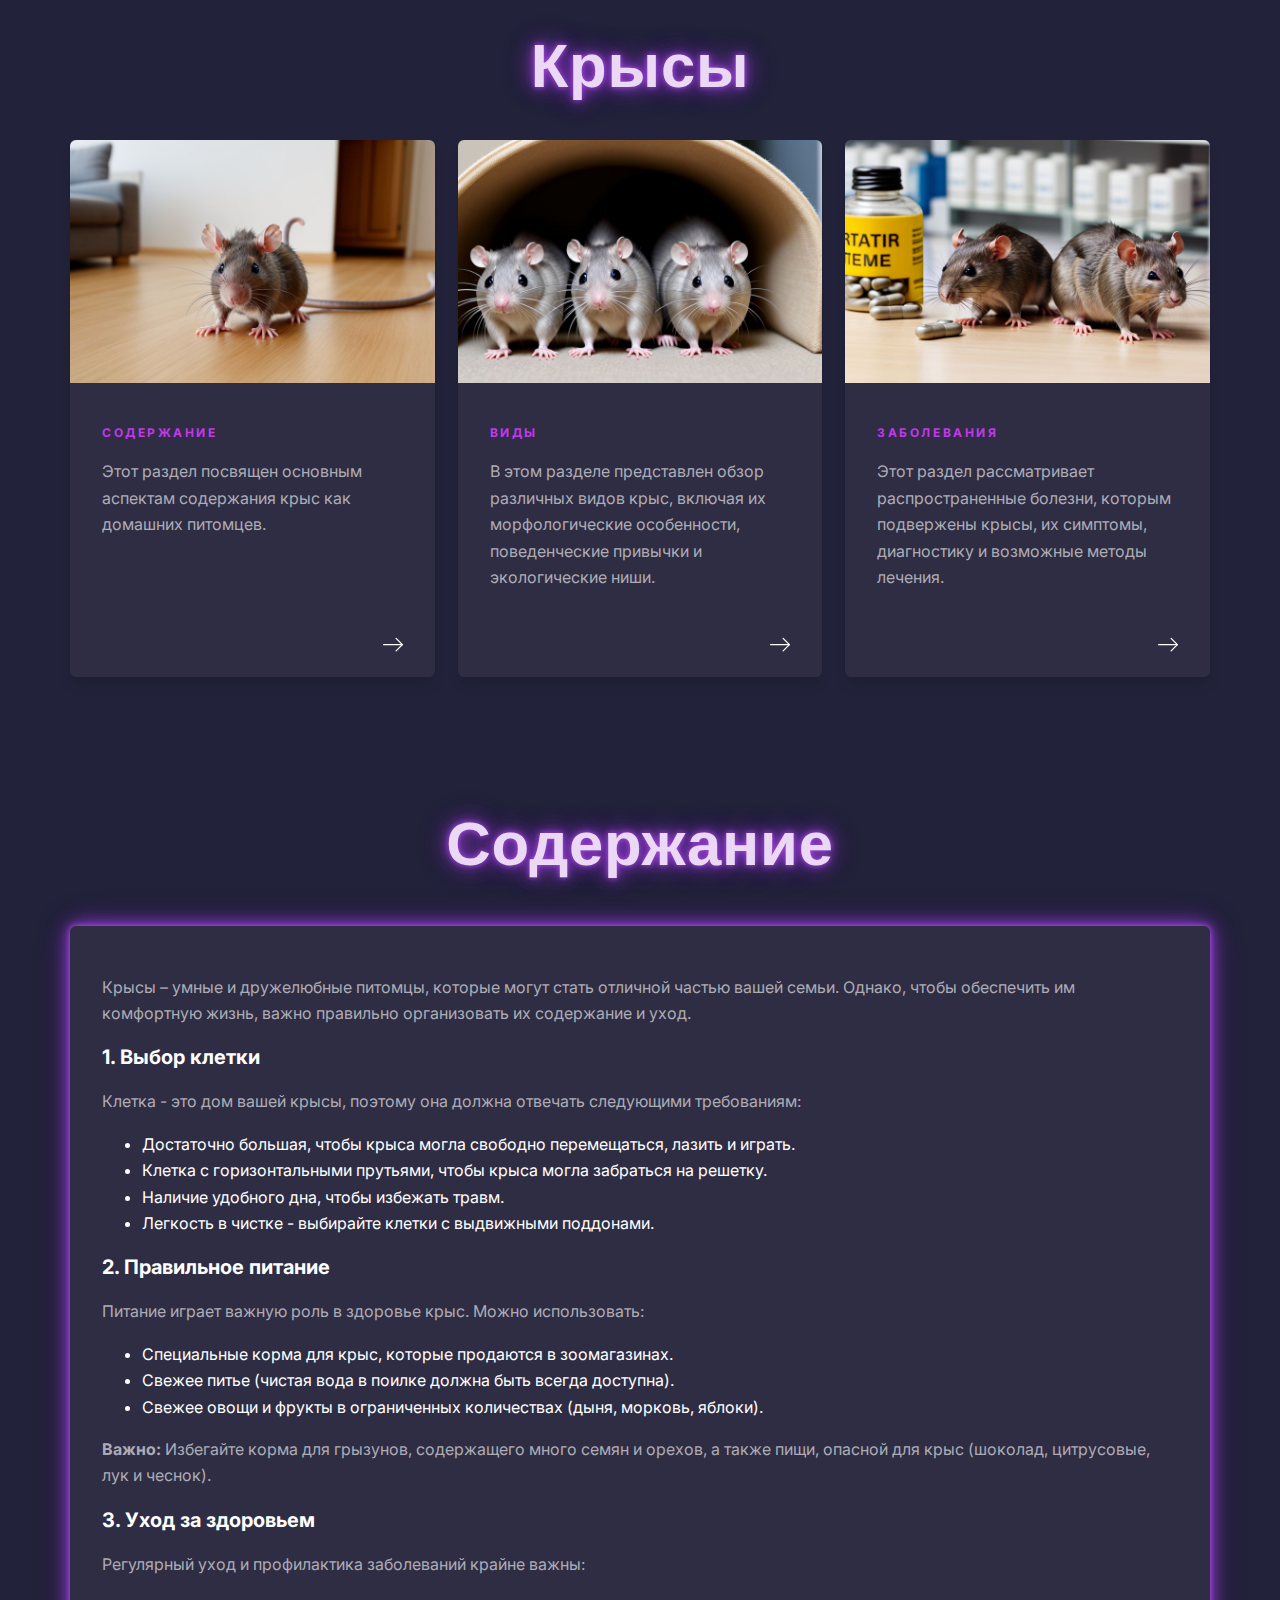
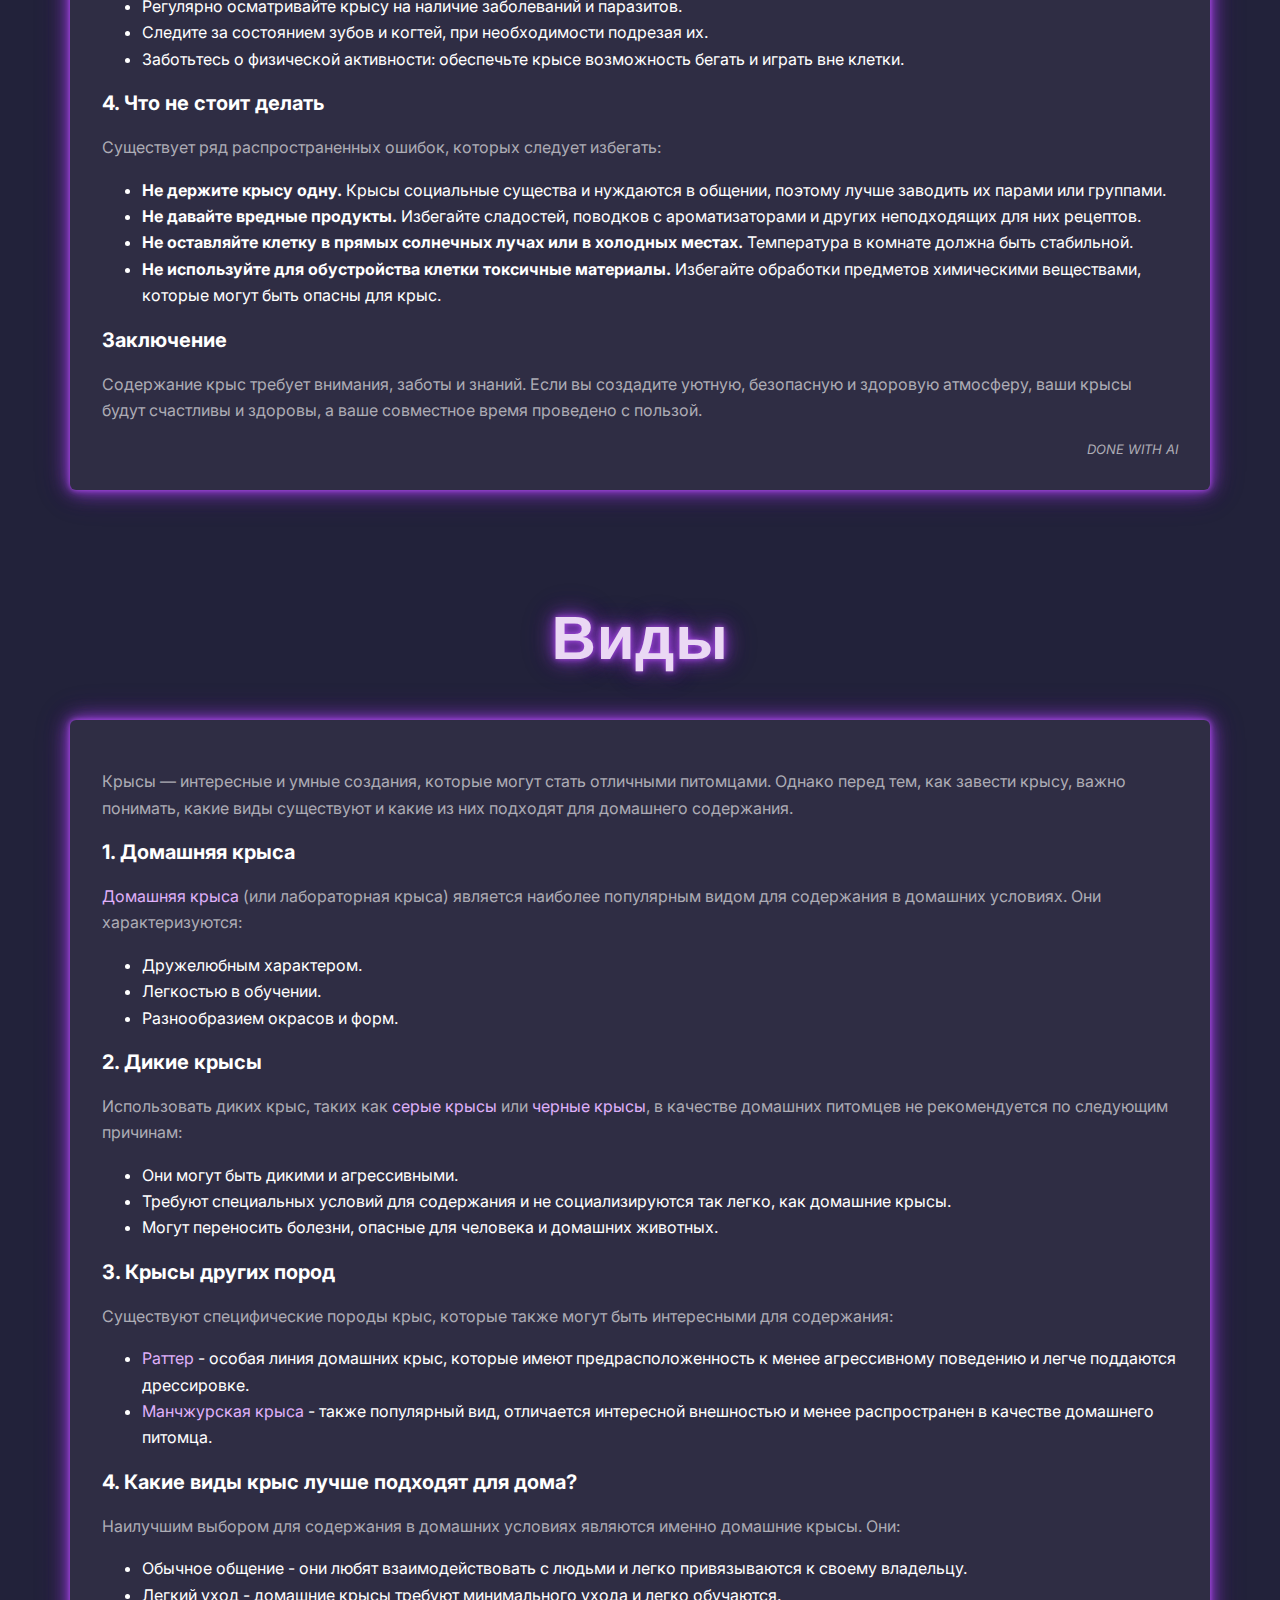
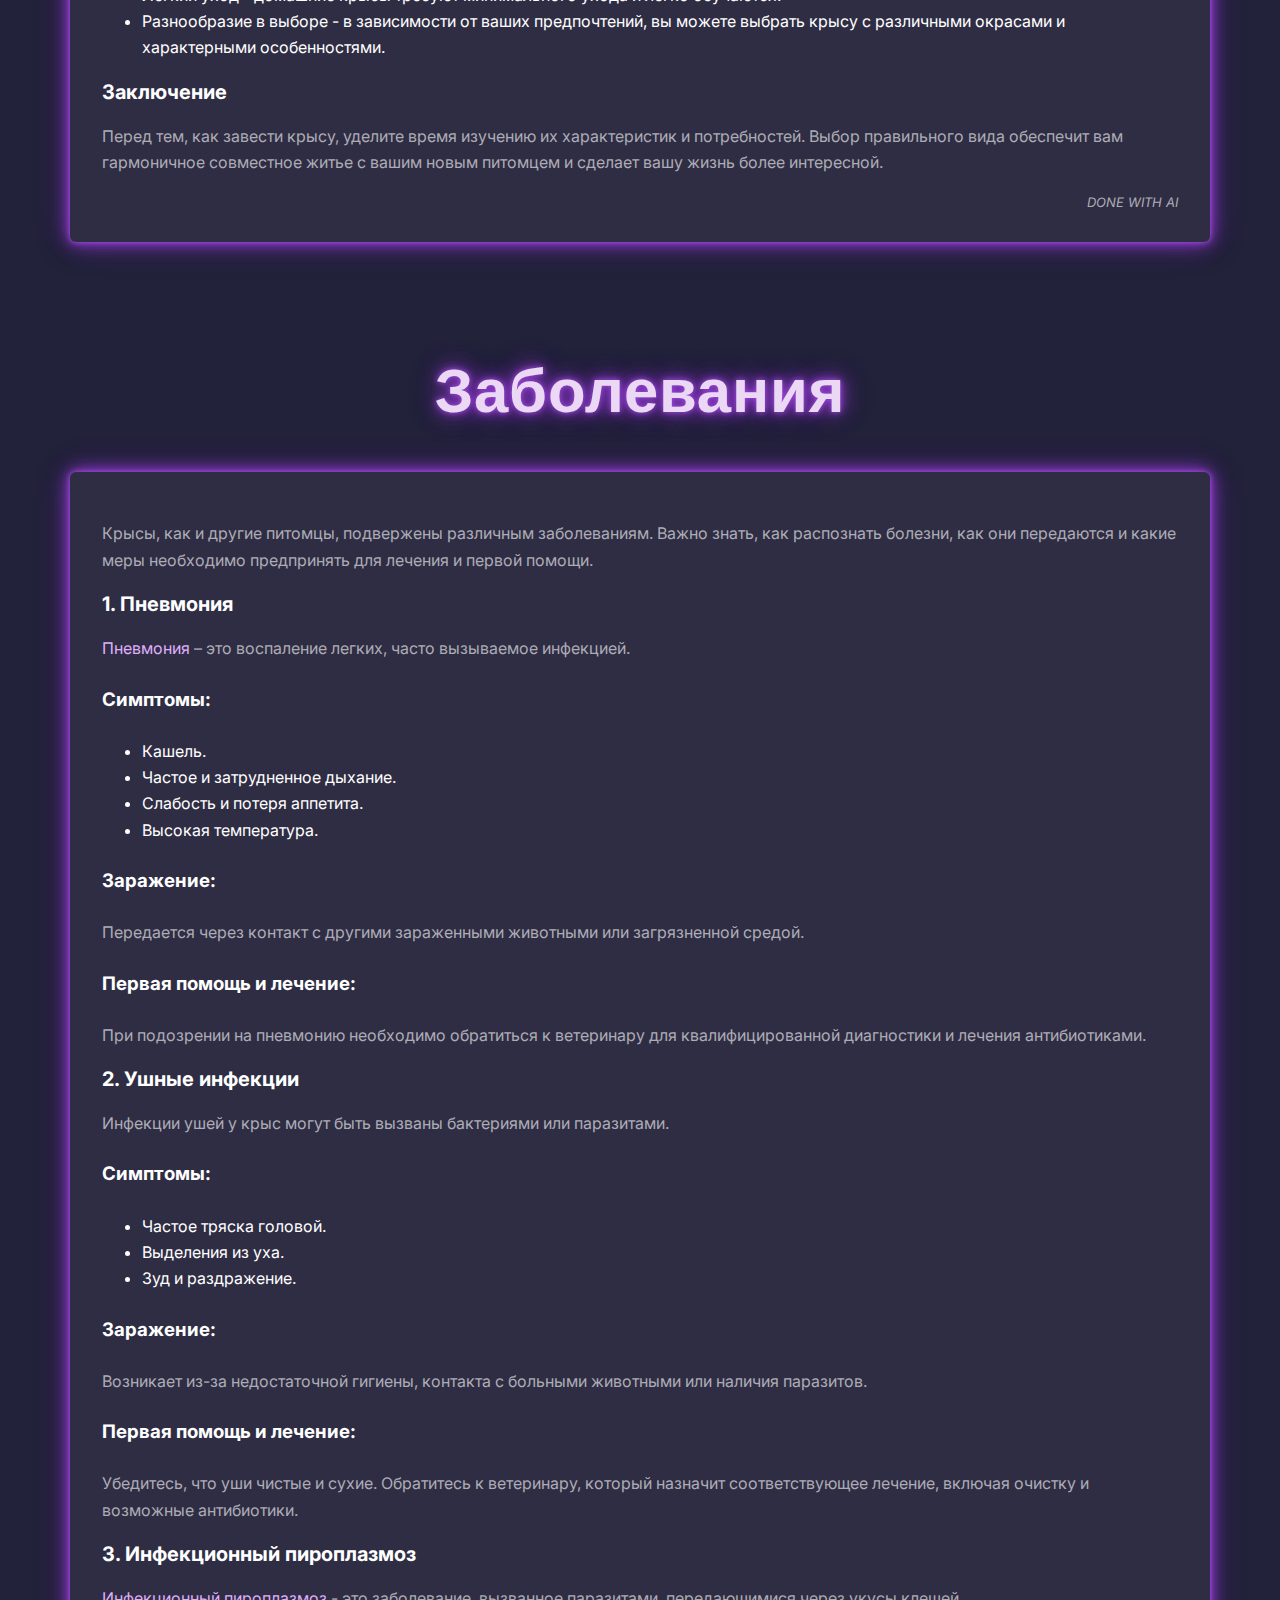
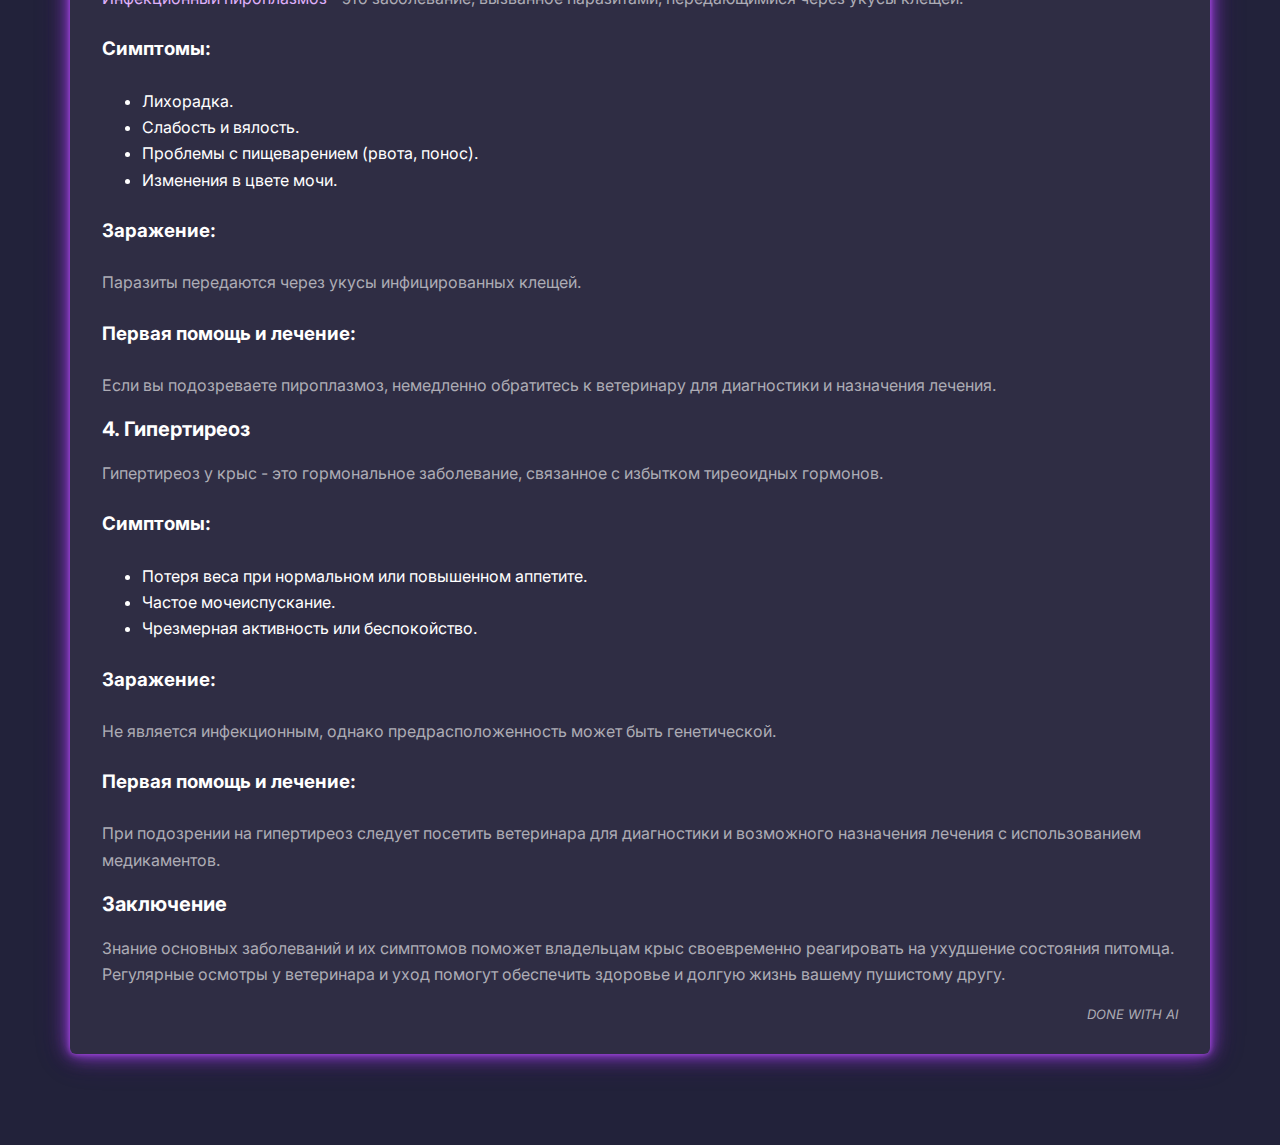
<file: Rats/index.html>
<!DOCTYPE html>
<html lang="ru">

<head>
    <meta charset="UTF-8">
    <meta name="viewport" content="width=device-width, initial-scale=1.0">
    <title>Крысы</title>
    <link rel="icon" href="images/22251rat_98787.png" type="img/png">
    <link rel="stylesheet" href="rats.css">
</head>

<body>
    <div class="container">
        <h1 class="neon">Крысы</h1>
        <div class="row">
            <div class="col">
                <div class="card" tabindex="0">
                    <div class="card-image">
                        <img src="images/Без названия.jpg" alt="Крыса">
                    </div>
                    <div class="card-content">
                        <p class="kicker">Содержание</p>
                        <p>Этот раздел посвящен основным аспектам содержания крыс как домашних питомцев.</p>
                    </div>
                    <div class="card-footer">
                        <a href="#Содержание" role="button">
                            <span>Читать больше</span>
                        </a>
                        <svg class="icon" viewBox="0 0 16 16">
                            <g fill="none" stroke-width="1" stroke="currentColor" stroke-linecap="round"
                                stroke-linejoin="round" stroke-miterlimit="10">
                                <line x1="0.5" y1="8.5" x2="15.5" y2="8.5"></line>
                                <polyline points="10.5,3.5 15.5,8.5 10.5,13.5 "></polyline>
                            </g>
                        </svg>
                    </div>
                </div>
            </div>
            <div class="col">
                <div class="card" tabindex="0">
                    <div class="card-image">
                        <img src="images/Без названия (1).jpg" alt="Крысы">
                    </div>
                    <div class="card-content">
                        <p class="kicker">Виды</p>
                        <p>В этом разделе представлен обзор различных видов крыс, включая их морфологические
                            особенности, поведенческие привычки
                            и экологические ниши.</p>
                    </div>
                    <div class="card-footer">
                        <a href="#Виды" role="button">
                            <span>Читать больше</span>
                        </a>
                        <svg class="icon" viewBox="0 0 16 16">
                            <g fill="none" stroke-width="1" stroke="currentColor" stroke-linecap="round"
                                stroke-linejoin="round" stroke-miterlimit="10">
                                <line x1="0.5" y1="8.5" x2="15.5" y2="8.5"></line>
                                <polyline points="10.5,3.5 15.5,8.5 10.5,13.5 "></polyline>
                            </g>
                        </svg>
                    </div>
                </div>
            </div>
            <div class="col">
                <div class="card" tabindex="0">
                    <div class="card-image">
                        <img src="images/Без названия (2).jpg" alt="Крысы в больнице">
                    </div>
                    <div class="card-content">
                        <p class="kicker">Заболевания</p>
                        <p>Этот раздел рассматривает распространенные болезни, которым подвержены крысы, их симптомы,
                            диагностику и возможные
                            методы лечения.</p>
                    </div>
                    <div class="card-footer">
                        <a href="#Заболевания" role="button">
                            <span>Читать больше</span>
                        </a>
                        <svg class="icon" viewBox="0 0 16 16">
                            <g fill="none" stroke-width="1" stroke="currentColor" stroke-linecap="round"
                                stroke-linejoin="round" stroke-miterlimit="10">
                                <line x1="0.5" y1="8.5" x2="15.5" y2="8.5"></line>
                                <polyline points="10.5,3.5 15.5,8.5 10.5,13.5 "></polyline>
                            </g>
                        </svg>
                    </div>
                </div>
            </div>
        </div>
        <!----------------------------------------------------СОДЕРЖАНИЕ-------------------------------------->
        <h1 id="Содержание" class="neon">Содержание</h1>
        <div class="row">
            <div class="card-info" tabindex="0">
                <div class="card-content-info">
                    <article>
                        <p>Крысы – умные и дружелюбные питомцы, которые могут стать отличной частью вашей семьи. Однако,
                            чтобы обеспечить им
                            комфортную жизнь, важно правильно организовать их содержание и уход.</p>

                        <h2>1. Выбор клетки</h2>
                        <p>Клетка - это дом вашей крысы, поэтому она должна отвечать следующими требованиям:</p>
                        <ul>
                            <li>Достаточно большая, чтобы крыса могла свободно перемещаться, лазить и играть.</li>
                            <li>Клетка с горизонтальными прутьями, чтобы крыса могла забраться на решетку.</li>
                            <li>Наличие удобного дна, чтобы избежать травм.</li>
                            <li>Легкость в чистке - выбирайте клетки с выдвижными поддонами.</li>
                        </ul>

                        <h2>2. Правильное питание</h2>
                        <p>Питание играет важную роль в здоровье крыс. Можно использовать:</p>
                        <ul>
                            <li>Специальные корма для крыс, которые продаются в зоомагазинах.</li>
                            <li>Свежее питье (чистая вода в поилке должна быть всегда доступна).</li>
                            <li>Свежее овощи и фрукты в ограниченных количествах (дыня, морковь, яблоки).</li>
                        </ul>
                        <p><strong>Важно:</strong> Избегайте корма для грызунов, содержащего много семян и орехов, а
                            также пищи, опасной для
                            крыс (шоколад, цитрусовые, лук и чеснок).</p>

                        <h2>3. Уход за здоровьем</h2>
                        <p>Регулярный уход и профилактика заболеваний крайне важны:</p>
                        <ul>
                            <li>Регулярно осматривайте крысу на наличие заболеваний и паразитов.</li>
                            <li>Следите за состоянием зубов и когтей, при необходимости подрезая их.</li>
                            <li>Заботьтесь о физической активности: обеспечьте крысе возможность бегать и играть вне
                                клетки.</li>
                        </ul>

                        <h2>4. Что не стоит делать</h2>
                        <p>Существует ряд распространенных ошибок, которых следует избегать:</p>
                        <ul>
                            <li><strong>Не держите крысу одну.</strong> Крысы социальные существа и нуждаются в общении,
                                поэтому лучше заводить
                                их парами или группами.</li>
                            <li><strong>Не давайте вредные продукты.</strong> Избегайте сладостей, поводков с
                                ароматизаторами и других
                                неподходящих для них рецептов.</li>
                            <li><strong>Не оставляйте клетку в прямых солнечных лучах или в холодных местах.</strong>
                                Температура в комнате
                                должна быть стабильной.</li>
                            <li><strong>Не используйте для обустройства клетки токсичные материалы.</strong> Избегайте
                                обработки предметов
                                химическими веществами, которые могут быть опасны для крыс.</li>
                        </ul>

                        <h2>Заключение</h2>
                        <p>Содержание крыс требует внимания, заботы и знаний. Если вы создадите уютную, безопасную и
                            здоровую атмосферу, ваши
                            крысы будут счастливы и здоровы, а ваше совместное время проведено с пользой.</p>
                        <font size="2"><i>
                                <p align="right">DONE WITH AI</p>
                            </i></font>
                    </article>

                </div>
            </div>

        </div>
        <!----------------------------------------------------ВИДЫ-------------------------------------->
        <h1 id="Виды" class="neon">Виды</h1>
        <div class="row">
            <div class="card-info" tabindex="0">
                <div class="card-content-info">
                    <article>
                        <p>Крысы — интересные и умные создания, которые могут стать отличными питомцами. Однако перед
                            тем, как завести крысу,
                            важно понимать, какие виды существуют и какие из них подходят для домашнего содержания.</p>

                        <h2>1. Домашняя крыса</h2>
                        <p><a href="https://ru.wikipedia.org/wiki/Домашняя_крыса" target="_blank">Домашняя крыса</a>
                            (или лабораторная крыса)
                            является наиболее популярным видом для содержания в домашних условиях. Они характеризуются:
                        </p>
                        <ul>
                            <li>Дружелюбным характером.</li>
                            <li>Легкостью в обучении.</li>
                            <li>Разнообразием окрасов и форм.</li>
                        </ul>

                        <h2>2. Дикие крысы</h2>
                        <p>Использовать диких крыс, таких как <a href="https://ru.wikipedia.org/wiki/Серую_крысу"
                                target="_blank">серые
                                крысы</a> или <a href="https://ru.wikipedia.org/wiki/Чёрная_крыса"
                                target="_blank">черные крысы</a>, в качестве
                            домашних питомцев не рекомендуется по следующим причинам:</p>
                        <ul>
                            <li>Они могут быть дикими и агрессивными.</li>
                            <li>Требуют специальных условий для содержания и не социализируются так легко, как домашние
                                крысы.</li>
                            <li>Могут переносить болезни, опасные для человека и домашних животных.</li>
                        </ul>

                        <h2>3. Крысы других пород</h2>
                        <p>Существуют специфические породы крыс, которые также могут быть интересными для содержания:
                        </p>
                        <ul>
                            <li><a href="https://ru.wikipedia.org/wiki/Раттер" target="_blank">Раттер</a> - особая линия
                                домашних крыс, которые
                                имеют предрасположенность к менее агрессивному поведению и легче поддаются дрессировке.
                            </li>
                            <li><a href="https://ru.wikipedia.org/wiki/Манчжурская_крыса" target="_blank">Манчжурская
                                    крыса</a> - также
                                популярный вид, отличается интересной внешностью и менее распространен в качестве
                                домашнего питомца.</li>
                        </ul>

                        <h2>4. Какие виды крыс лучше подходят для дома?</h2>
                        <p>Наилучшим выбором для содержания в домашних условиях являются именно домашние крысы. Они:</p>
                        <ul>
                            <li>Обычное общение - они любят взаимодействовать с людьми и легко привязываются к своему
                                владельцу.</li>
                            <li>Легкий уход - домашние крысы требуют минимального ухода и легко обучаются.</li>
                            <li>Разнообразие в выборе - в зависимости от ваших предпочтений, вы можете выбрать крысу с
                                различными окрасами и
                                характерными особенностями.</li>
                        </ul>

                        <h2>Заключение</h2>
                        <p>Перед тем, как завести крысу, уделите время изучению их характеристик и потребностей. Выбор
                            правильного вида
                            обеспечит вам гармоничное совместное житье с вашим новым питомцем и сделает вашу жизнь более
                            интересной.</p>



                        <font size="2"><i>
                                <p align="right">DONE WITH AI</p>
                            </i></font>
                    </article>

                </div>
            </div>

        </div>
        <!----------------------------------------------------ЗАБОЛЕВАНИЯ-------------------------------------->
        <h1 id="Заболевания" class="neon">Заболевания</h1>
        <div class="row">
            <div class="card-info" tabindex="0">
                <div class="card-content-info">
                    <article>
                        <p>Крысы, как и другие питомцы, подвержены различным заболеваниям. Важно знать, как распознать
                            болезни, как они
                            передаются и какие меры необходимо предпринять для лечения и первой помощи.</p>

                        <h2>1. Пневмония</h2>
                        <p><a href="https://ru.wikipedia.org/wiki/Пневмония" target="_blank">Пневмония</a> – это
                            воспаление легких, часто
                            вызываемое инфекцией.</p>
                        <h3>Симптомы:</h3>
                        <ul>
                            <li>Кашель.</li>
                            <li>Частое и затрудненное дыхание.</li>
                            <li>Слабость и потеря аппетита.</li>
                            <li>Высокая температура.</li>
                        </ul>
                        <h3>Заражение:</h3>
                        <p>Передается через контакт с другими зараженными животными или загрязненной средой.</p>
                        <h3>Первая помощь и лечение:</h3>
                        <p>При подозрении на пневмонию необходимо обратиться к ветеринару для квалифицированной
                            диагностики и лечения
                            антибиотиками.</p>

                        <h2>2. Ушные инфекции</h2>
                        <p>Инфекции ушей у крыс могут быть вызваны бактериями или паразитами.</p>
                        <h3>Симптомы:</h3>
                        <ul>
                            <li>Частое тряска головой.</li>
                            <li>Выделения из уха.</li>
                            <li>Зуд и раздражение.</li>
                        </ul>
                        <h3>Заражение:</h3>
                        <p>Возникает из-за недостаточной гигиены, контакта с больными животными или наличия паразитов.
                        </p>
                        <h3>Первая помощь и лечение:</h3>
                        <p>Убедитесь, что уши чистые и сухие. Обратитесь к ветеринару, который назначит соответствующее
                            лечение, включая очистку
                            и возможные антибиотики.</p>

                        <h2>3. Инфекционный пироплазмоз</h2>
                        <p><a href="https://ru.wikipedia.org/wiki/Пироплазмоз" target="_blank">Инфекционный
                                пироплазмоз</a> - это заболевание,
                            вызванное паразитами, передающимися через укусы клещей.</p>
                        <h3>Симптомы:</h3>
                        <ul>
                            <li>Лихорадка.</li>
                            <li>Слабость и вялость.</li>
                            <li>Проблемы с пищеварением (рвота, понос).</li>
                            <li>Изменения в цвете мочи.</li>
                        </ul>
                        <h3>Заражение:</h3>
                        <p>Паразиты передаются через укусы инфицированных клещей.</p>
                        <h3>Первая помощь и лечение:</h3>
                        <p>Если вы подозреваете пироплазмоз, немедленно обратитесь к ветеринару для диагностики и
                            назначения лечения.</p>

                        <h2>4. Гипертиреоз</h2>
                        <p>Гипертиреоз у крыс - это гормональное заболевание, связанное с избытком тиреоидных гормонов.
                        </p>
                        <h3>Симптомы:</h3>
                        <ul>
                            <li>Потеря веса при нормальном или повышенном аппетите.</li>
                            <li>Частое мочеиспускание.</li>
                            <li>Чрезмерная активность или беспокойство.</li>
                        </ul>
                        <h3>Заражение:</h3>
                        <p>Не является инфекционным, однако предрасположенность может быть генетической.</p>
                        <h3>Первая помощь и лечение:</h3>
                        <p>При подозрении на гипертиреоз следует посетить ветеринара для диагностики и возможного
                            назначения лечения с
                            использованием медикаментов.</p>

                        <h2>Заключение</h2>
                        <p>Знание основных заболеваний и их симптомов поможет владельцам крыс своевременно реагировать
                            на ухудшение состояния
                            питомца. Регулярные осмотры у ветеринара и уход помогут обеспечить здоровье и долгую жизнь
                            вашему пушистому другу.
                        </p>

                        <font size="2"><i>
                                <p align="right">DONE WITH AI</p>
                            </i></font>
                    </article>

                </div>
            </div>

        </div>




    </div>

</body>

</html>
</file>
<file: Chinchilla/chinchilla.css>
@import url("https://fonts.googleapis.com/css2?family=Inter:wght@300;400;700;800&display=swap");


html {
    font-size: 100%;
    -webkit-box-sizing: border-box;
    box-sizing: border-box;
    -ms-overflow-style: scrollbar;
    height: 100%;
    scroll-behavior: smooth;
}

*,
*::before,
*::after {
    -webkit-box-sizing: inherit;
    box-sizing: inherit;
}

body {

    background: #22223a;
    font-family: "Inter", sans-serif;
    font-weight: 400;
    line-height: 1.65;
    color: #ffffff;
    margin: 0;
    height: 100%;
}


.neon {
    text-align: center;
    margin-top: 1%;
    text-transform: capitalize;
    letter-spacing: 0.8px;
    font-family: "Roboto", sans-serif;
    font-weight: 900;
    font-size: clamp(3.4375rem, 3.25rem + 0.75vw, 4rem);
    color: #ead8f4;
    /* Основной цвет заголовков */


    text-shadow:
        0 0 5px rgba(196, 90, 255, 0.6),
        /* Первый слой свечения (нежно-фиолетовый) */
        0 0 10px rgba(156, 70, 230, 0.6),
        /* Второй слой свечения (темнее) */
        0 0 15px rgba(124, 30, 190, 0.4),
        /* Третий слой свечения (достаточно темный фиолетовый) */
        0 0 20px rgba(196, 90, 255, 0.4),
        /* Четвертый слой свечения (нежно-фиолетовый) */
        0 0 25px rgba(156, 70, 230, 0.4),
        /* Пятый слой свечения (темнее) */
        0 0 35px rgba(124, 30, 190, 0.3);
    /* Шестой слой свечения (достаточно темный фиолетовый) */
}




a {
    text-decoration: none;
    color: #dfb0fa;
}



.container {
    max-width: 1170px;
    width: 100%;
    margin: 0 auto;
    padding-right: 15px;
    padding-left: 15px;
    margin-top: 20px;

}

.row {
    display: flex;
    justify-content: space-between;
}

.col {
    width: 32%;
}

@media (max-width: 576px) {
    .row {
        display: block;

        .col {
            width: 100%;
            margin: 0 0 10px 0;
        }
    }
}

h1,
h2,
h3,
h4,
h5,
h6 {
    margin: 1.5rem 0 1.5rem;
    font-weight: 700;
    line-height: 1.5;
    font-family: "Inter", sans-serif;
    color: #ffffff;
}

.card-info {

    background: #2f2d44;
    margin-top: 1%;
    margin-bottom: 8%;
    border-radius: 6px;
    overflow: hidden;
    box-shadow: 0 10px 15px -3px rgba(0, 0, 0, 0.1), 0 4px 6px -2px rgba(0, 0, 0, 0.05);
    transition: box-shadow 0.3s ease-in-out;
    box-shadow:
        0 0 5px rgba(196, 90, 255, 0.6),
        /* Первый слой свечения (нежно-фиолетовый) */
        0 0 10px rgba(156, 70, 230, 0.6),
        /* Второй слой свечения (темнее) */
        0 0 15px rgba(124, 30, 190, 0.4),
        /* Третий слой свечения (достаточно темный фиолетовый) */
        0 0 20px rgba(196, 90, 255, 0.4),
        /* Четвертый слой свечения (нежно-фиолетовый) */
        0 0 25px rgba(156, 70, 230, 0.4),
        /* Пятый слой свечения (темнее) */
        0 0 35px rgba(124, 30, 190, 0.3);
    /* Шестой слой свечения (достаточно темный фиолетовый) */



    h2 {
        font-size: 1.25rem;
        margin: 0;
    }


    .card-content-info {
        padding: 2rem;
        height: auto;
        padding-bottom: 1rem;

        p {
            color: #adacb5;
        }
    }

}


.card {
    background: #2f2d44;
    margin-top: 1%;
    margin-bottom: 30%;
    border-radius: 6px;
    overflow: hidden;
    box-shadow: 0 10px 15px -3px rgba(0, 0, 0, 0.1), 0 4px 6px -2px rgba(0, 0, 0, 0.05);
    transition: box-shadow 0.3s ease-in-out;


    h2 {
        font-size: 1.25rem;
        margin: 0;
    }

    .card-content {
        padding: 2rem;
        height: 220px;
        padding-bottom: 1rem;

        .kicker {
            color: #c338ea;
            margin-top: 0;
            text-transform: uppercase;
            letter-spacing: 0.16rem;
            font-size: .75rem;
            font-weight: 700;
            margin-bottom: 0.5rem;
        }

        p {
            color: #adacb5;

            &:last-of-type {
                margin-bottom: 0;
            }
        }
    }


    .card-image {
        img {
            width: 100%;
            height: auto;
        }
    }

    .card-footer {
        position: relative;

        .icon {
            position: absolute;
            right: 2rem;
            max-width: 20px;
            top: 50%;
            margin-top: -10px;
            transition: color .3s;
        }

        a {
            background: transparent;
            border: none;
            color: #fff;
            padding: 1.25rem 2rem;
            width: 100%;
            text-align: left;
            display: block;
            opacity: 0;
            position: relative;
            top: 3px;
            font-weight: 400;
            transition: opacity .3s, top .3s ease 0s;

            &:hover,
            &:focus {
                text-decoration: none;
                opacity: 1;
                top: 0;
            }

            &:focus {
                box-shadow: inset 0 0 0 2px #c338ea;
                outline: none;
                border-radius: 2px;
                z-index: 1090;
                position: relative;
            }
        }

        &:after {
            content: '';
            width: 0%;
            height: 3px;
            background: #c338ea;
            position: absolute;
            bottom: 0;
            left: 0;
            transition: width .3s;
        }

        &:hover {
            &:after {
                width: 100%;
            }
        }
    }

    &:hover,
    &:focus {
        .card-footer {
            .icon {
                color: #c338ea;
            }

            a {
                opacity: 1;
                top: 0;
            }

            &:after {
                width: 100%;
            }
        }
    }
}
</file>
<file: Chipmunks/chipmunks.css>
@import url("https://fonts.googleapis.com/css2?family=Inter:wght@300;400;700;800&display=swap");


html {
    font-size: 100%;
    -webkit-box-sizing: border-box;
    box-sizing: border-box;
    -ms-overflow-style: scrollbar;
    height: 100%;
    scroll-behavior: smooth;
}

*,
*::before,
*::after {
    -webkit-box-sizing: inherit;
    box-sizing: inherit;
}

body {

    background: #22223a;
    font-family: "Inter", sans-serif;
    font-weight: 400;
    line-height: 1.65;
    color: #ffffff;
    margin: 0;
    height: 100%;
}


.neon {
    text-align: center;
    margin-top: 1%;
    text-transform: capitalize;
    letter-spacing: 0.8px;
    font-family: "Roboto", sans-serif;
    font-weight: 900;
    font-size: clamp(3.4375rem, 3.25rem + 0.75vw, 4rem);
    color: #ead8f4;
    /* Основной цвет заголовков */


    text-shadow:
        0 0 5px rgba(196, 90, 255, 0.6),
        /* Первый слой свечения (нежно-фиолетовый) */
        0 0 10px rgba(156, 70, 230, 0.6),
        /* Второй слой свечения (темнее) */
        0 0 15px rgba(124, 30, 190, 0.4),
        /* Третий слой свечения (достаточно темный фиолетовый) */
        0 0 20px rgba(196, 90, 255, 0.4),
        /* Четвертый слой свечения (нежно-фиолетовый) */
        0 0 25px rgba(156, 70, 230, 0.4),
        /* Пятый слой свечения (темнее) */
        0 0 35px rgba(124, 30, 190, 0.3);
    /* Шестой слой свечения (достаточно темный фиолетовый) */
}




a {
    text-decoration: none;
    color: #dfb0fa;
}



.container {
    max-width: 1170px;
    width: 100%;
    margin: 0 auto;
    padding-right: 15px;
    padding-left: 15px;
    margin-top: 20px;

}

.row {
    display: flex;
    justify-content: space-between;
}

.col {
    width: 32%;
}

@media (max-width: 576px) {
    .row {
        display: block;

        .col {
            width: 100%;
            margin: 0 0 10px 0;
        }
    }
}

h1,
h2,
h3,
h4,
h5,
h6 {
    margin: 1.5rem 0 1.5rem;
    font-weight: 700;
    line-height: 1.5;
    font-family: "Inter", sans-serif;
    color: #ffffff;
}

.card-info {

    background: #2f2d44;
    margin-top: 1%;
    margin-bottom: 8%;
    border-radius: 6px;
    overflow: hidden;
    box-shadow: 0 10px 15px -3px rgba(0, 0, 0, 0.1), 0 4px 6px -2px rgba(0, 0, 0, 0.05);
    transition: box-shadow 0.3s ease-in-out;
    box-shadow:
        0 0 5px rgba(196, 90, 255, 0.6),
        /* Первый слой свечения (нежно-фиолетовый) */
        0 0 10px rgba(156, 70, 230, 0.6),
        /* Второй слой свечения (темнее) */
        0 0 15px rgba(124, 30, 190, 0.4),
        /* Третий слой свечения (достаточно темный фиолетовый) */
        0 0 20px rgba(196, 90, 255, 0.4),
        /* Четвертый слой свечения (нежно-фиолетовый) */
        0 0 25px rgba(156, 70, 230, 0.4),
        /* Пятый слой свечения (темнее) */
        0 0 35px rgba(124, 30, 190, 0.3);
    /* Шестой слой свечения (достаточно темный фиолетовый) */



    h2 {
        font-size: 1.25rem;
        margin: 0;
    }


    .card-content-info {
        padding: 2rem;
        height: auto;
        padding-bottom: 1rem;

        p {
            color: #adacb5;
        }
    }

}


.card {
    background: #2f2d44;
    margin-top: 1%;
    margin-bottom: 30%;
    border-radius: 6px;
    overflow: hidden;
    box-shadow: 0 10px 15px -3px rgba(0, 0, 0, 0.1), 0 4px 6px -2px rgba(0, 0, 0, 0.05);
    transition: box-shadow 0.3s ease-in-out;


    h2 {
        font-size: 1.25rem;
        margin: 0;
    }

    .card-content {
        padding: 2rem;
        height: 220px;
        padding-bottom: 1rem;

        .kicker {
            color: #c338ea;
            margin-top: 0;
            text-transform: uppercase;
            letter-spacing: 0.16rem;
            font-size: .75rem;
            font-weight: 700;
            margin-bottom: 0.5rem;
        }

        p {
            color: #adacb5;

            &:last-of-type {
                margin-bottom: 0;
            }
        }
    }


    .card-image {
        img {
            width: 100%;
            height: auto;
        }
    }

    .card-footer {
        position: relative;

        .icon {
            position: absolute;
            right: 2rem;
            max-width: 20px;
            top: 50%;
            margin-top: -10px;
            transition: color .3s;
        }

        a {
            background: transparent;
            border: none;
            color: #fff;
            padding: 1.25rem 2rem;
            width: 100%;
            text-align: left;
            display: block;
            opacity: 0;
            position: relative;
            top: 3px;
            font-weight: 400;
            transition: opacity .3s, top .3s ease 0s;

            &:hover,
            &:focus {
                text-decoration: none;
                opacity: 1;
                top: 0;
            }

            &:focus {
                box-shadow: inset 0 0 0 2px #c338ea;
                outline: none;
                border-radius: 2px;
                z-index: 1090;
                position: relative;
            }
        }

        &:after {
            content: '';
            width: 0%;
            height: 3px;
            background: #c338ea;
            position: absolute;
            bottom: 0;
            left: 0;
            transition: width .3s;
        }

        &:hover {
            &:after {
                width: 100%;
            }
        }
    }

    &:hover,
    &:focus {
        .card-footer {
            .icon {
                color: #c338ea;
            }

            a {
                opacity: 1;
                top: 0;
            }

            &:after {
                width: 100%;
            }
        }
    }
}
</file>
<file: Rabbits/rabbits.css>
@import url("https://fonts.googleapis.com/css2?family=Inter:wght@300;400;700;800&display=swap");


html {
    font-size: 100%;
    -webkit-box-sizing: border-box;
    box-sizing: border-box;
    -ms-overflow-style: scrollbar;
    height: 100%;
    scroll-behavior: smooth;
}

*,
*::before,
*::after {
    -webkit-box-sizing: inherit;
    box-sizing: inherit;
}

body {

    background: #22223a;
    font-family: "Inter", sans-serif;
    font-weight: 400;
    line-height: 1.65;
    color: #ffffff;
    margin: 0;
    height: 100%;
}


.neon {
    text-align: center;
    margin-top: 1%;
    text-transform: capitalize;
    letter-spacing: 0.8px;
    font-family: "Roboto", sans-serif;
    font-weight: 900;
    font-size: clamp(3.4375rem, 3.25rem + 0.75vw, 4rem);
    color: #ead8f4;
    /* Основной цвет заголовков */


    text-shadow:
        0 0 5px rgba(196, 90, 255, 0.6),
        /* Первый слой свечения (нежно-фиолетовый) */
        0 0 10px rgba(156, 70, 230, 0.6),
        /* Второй слой свечения (темнее) */
        0 0 15px rgba(124, 30, 190, 0.4),
        /* Третий слой свечения (достаточно темный фиолетовый) */
        0 0 20px rgba(196, 90, 255, 0.4),
        /* Четвертый слой свечения (нежно-фиолетовый) */
        0 0 25px rgba(156, 70, 230, 0.4),
        /* Пятый слой свечения (темнее) */
        0 0 35px rgba(124, 30, 190, 0.3);
    /* Шестой слой свечения (достаточно темный фиолетовый) */
}




a {
    text-decoration: none;
    color: #dfb0fa;
}



.container {
    max-width: 1170px;
    width: 100%;
    margin: 0 auto;
    padding-right: 15px;
    padding-left: 15px;
    margin-top: 20px;

}

.row {
    display: flex;
    justify-content: space-between;
}

.col {
    width: 32%;
}

@media (max-width: 576px) {
    .row {
        display: block;

        .col {
            width: 100%;
            margin: 0 0 10px 0;
        }
    }
}

h1,
h2,
h3,
h4,
h5,
h6 {
    margin: 1.5rem 0 1.5rem;
    font-weight: 700;
    line-height: 1.5;
    font-family: "Inter", sans-serif;
    color: #ffffff;
}

.card-info {

    background: #2f2d44;
    margin-top: 1%;
    margin-bottom: 8%;
    border-radius: 6px;
    overflow: hidden;
    box-shadow: 0 10px 15px -3px rgba(0, 0, 0, 0.1), 0 4px 6px -2px rgba(0, 0, 0, 0.05);
    transition: box-shadow 0.3s ease-in-out;
    box-shadow:
        0 0 5px rgba(196, 90, 255, 0.6),
        /* Первый слой свечения (нежно-фиолетовый) */
        0 0 10px rgba(156, 70, 230, 0.6),
        /* Второй слой свечения (темнее) */
        0 0 15px rgba(124, 30, 190, 0.4),
        /* Третий слой свечения (достаточно темный фиолетовый) */
        0 0 20px rgba(196, 90, 255, 0.4),
        /* Четвертый слой свечения (нежно-фиолетовый) */
        0 0 25px rgba(156, 70, 230, 0.4),
        /* Пятый слой свечения (темнее) */
        0 0 35px rgba(124, 30, 190, 0.3);
    /* Шестой слой свечения (достаточно темный фиолетовый) */



    h2 {
        font-size: 1.25rem;
        margin: 0;
    }


    .card-content-info {
        padding: 2rem;
        height: auto;
        padding-bottom: 1rem;

        p {
            color: #adacb5;
        }
    }

}


.card {
    background: #2f2d44;
    margin-top: 1%;
    margin-bottom: 30%;
    border-radius: 6px;
    overflow: hidden;
    box-shadow: 0 10px 15px -3px rgba(0, 0, 0, 0.1), 0 4px 6px -2px rgba(0, 0, 0, 0.05);
    transition: box-shadow 0.3s ease-in-out;


    h2 {
        font-size: 1.25rem;
        margin: 0;
    }

    .card-content {
        padding: 2rem;
        height: 220px;
        padding-bottom: 1rem;

        .kicker {
            color: #c338ea;
            margin-top: 0;
            text-transform: uppercase;
            letter-spacing: 0.16rem;
            font-size: .75rem;
            font-weight: 700;
            margin-bottom: 0.5rem;
        }

        p {
            color: #adacb5;

            &:last-of-type {
                margin-bottom: 0;
            }
        }
    }


    .card-image {
        img {
            width: 100%;
            height: auto;
        }
    }

    .card-footer {
        position: relative;

        .icon {
            position: absolute;
            right: 2rem;
            max-width: 20px;
            top: 50%;
            margin-top: -10px;
            transition: color .3s;
        }

        a {
            background: transparent;
            border: none;
            color: #fff;
            padding: 1.25rem 2rem;
            width: 100%;
            text-align: left;
            display: block;
            opacity: 0;
            position: relative;
            top: 3px;
            font-weight: 400;
            transition: opacity .3s, top .3s ease 0s;

            &:hover,
            &:focus {
                text-decoration: none;
                opacity: 1;
                top: 0;
            }

            &:focus {
                box-shadow: inset 0 0 0 2px #c338ea;
                outline: none;
                border-radius: 2px;
                z-index: 1090;
                position: relative;
            }
        }

        &:after {
            content: '';
            width: 0%;
            height: 3px;
            background: #c338ea;
            position: absolute;
            bottom: 0;
            left: 0;
            transition: width .3s;
        }

        &:hover {
            &:after {
                width: 100%;
            }
        }
    }

    &:hover,
    &:focus {
        .card-footer {
            .icon {
                color: #c338ea;
            }

            a {
                opacity: 1;
                top: 0;
            }

            &:after {
                width: 100%;
            }
        }
    }
}
</file>
<file: Raccoons/raccoons.css>
@import url("https://fonts.googleapis.com/css2?family=Inter:wght@300;400;700;800&display=swap");


html {
    font-size: 100%;
    -webkit-box-sizing: border-box;
    box-sizing: border-box;
    -ms-overflow-style: scrollbar;
    height: 100%;
    scroll-behavior: smooth;
}

*,
*::before,
*::after {
    -webkit-box-sizing: inherit;
    box-sizing: inherit;
}

body {

    background: #22223a;
    font-family: "Inter", sans-serif;
    font-weight: 400;
    line-height: 1.65;
    color: #ffffff;
    margin: 0;
    height: 100%;
}


.neon {
    text-align: center;
    margin-top: 1%;
    text-transform: capitalize;
    letter-spacing: 0.8px;
    font-family: "Roboto", sans-serif;
    font-weight: 900;
    font-size: clamp(3.4375rem, 3.25rem + 0.75vw, 4rem);
    color: #ead8f4;
    /* Основной цвет заголовков */


    text-shadow:
        0 0 5px rgba(196, 90, 255, 0.6),
        /* Первый слой свечения (нежно-фиолетовый) */
        0 0 10px rgba(156, 70, 230, 0.6),
        /* Второй слой свечения (темнее) */
        0 0 15px rgba(124, 30, 190, 0.4),
        /* Третий слой свечения (достаточно темный фиолетовый) */
        0 0 20px rgba(196, 90, 255, 0.4),
        /* Четвертый слой свечения (нежно-фиолетовый) */
        0 0 25px rgba(156, 70, 230, 0.4),
        /* Пятый слой свечения (темнее) */
        0 0 35px rgba(124, 30, 190, 0.3);
    /* Шестой слой свечения (достаточно темный фиолетовый) */
}




a {
    text-decoration: none;
    color: #dfb0fa;
}



.container {
    max-width: 1170px;
    width: 100%;
    margin: 0 auto;
    padding-right: 15px;
    padding-left: 15px;
    margin-top: 20px;

}

.row {
    display: flex;
    justify-content: space-between;
}

.col {
    width: 32%;
}

@media (max-width: 576px) {
    .row {
        display: block;

        .col {
            width: 100%;
            margin: 0 0 10px 0;
        }
    }
}

h1,
h2,
h3,
h4,
h5,
h6 {
    margin: 1.5rem 0 1.5rem;
    font-weight: 700;
    line-height: 1.5;
    font-family: "Inter", sans-serif;
    color: #ffffff;
}

.card-info {

    background: #2f2d44;
    margin-top: 1%;
    margin-bottom: 8%;
    border-radius: 6px;
    overflow: hidden;
    box-shadow: 0 10px 15px -3px rgba(0, 0, 0, 0.1), 0 4px 6px -2px rgba(0, 0, 0, 0.05);
    transition: box-shadow 0.3s ease-in-out;
    box-shadow:
        0 0 5px rgba(196, 90, 255, 0.6),
        /* Первый слой свечения (нежно-фиолетовый) */
        0 0 10px rgba(156, 70, 230, 0.6),
        /* Второй слой свечения (темнее) */
        0 0 15px rgba(124, 30, 190, 0.4),
        /* Третий слой свечения (достаточно темный фиолетовый) */
        0 0 20px rgba(196, 90, 255, 0.4),
        /* Четвертый слой свечения (нежно-фиолетовый) */
        0 0 25px rgba(156, 70, 230, 0.4),
        /* Пятый слой свечения (темнее) */
        0 0 35px rgba(124, 30, 190, 0.3);
    /* Шестой слой свечения (достаточно темный фиолетовый) */



    h2 {
        font-size: 1.25rem;
        margin: 0;
    }


    .card-content-info {
        padding: 2rem;
        height: auto;
        padding-bottom: 1rem;

        p {
            color: #adacb5;
        }
    }

}


.card {
    background: #2f2d44;
    margin-top: 1%;
    margin-bottom: 30%;
    border-radius: 6px;
    overflow: hidden;
    box-shadow: 0 10px 15px -3px rgba(0, 0, 0, 0.1), 0 4px 6px -2px rgba(0, 0, 0, 0.05);
    transition: box-shadow 0.3s ease-in-out;


    h2 {
        font-size: 1.25rem;
        margin: 0;
    }

    .card-content {
        padding: 2rem;
        height: 220px;
        padding-bottom: 1rem;

        .kicker {
            color: #c338ea;
            margin-top: 0;
            text-transform: uppercase;
            letter-spacing: 0.16rem;
            font-size: .75rem;
            font-weight: 700;
            margin-bottom: 0.5rem;
        }

        p {
            color: #adacb5;

            &:last-of-type {
                margin-bottom: 0;
            }
        }
    }


    .card-image {
        img {
            width: 100%;
            height: auto;
        }
    }

    .card-footer {
        position: relative;

        .icon {
            position: absolute;
            right: 2rem;
            max-width: 20px;
            top: 50%;
            margin-top: -10px;
            transition: color .3s;
        }

        a {
            background: transparent;
            border: none;
            color: #fff;
            padding: 1.25rem 2rem;
            width: 100%;
            text-align: left;
            display: block;
            opacity: 0;
            position: relative;
            top: 3px;
            font-weight: 400;
            transition: opacity .3s, top .3s ease 0s;

            &:hover,
            &:focus {
                text-decoration: none;
                opacity: 1;
                top: 0;
            }

            &:focus {
                box-shadow: inset 0 0 0 2px #c338ea;
                outline: none;
                border-radius: 2px;
                z-index: 1090;
                position: relative;
            }
        }

        &:after {
            content: '';
            width: 0%;
            height: 3px;
            background: #c338ea;
            position: absolute;
            bottom: 0;
            left: 0;
            transition: width .3s;
        }

        &:hover {
            &:after {
                width: 100%;
            }
        }
    }

    &:hover,
    &:focus {
        .card-footer {
            .icon {
                color: #c338ea;
            }

            a {
                opacity: 1;
                top: 0;
            }

            &:after {
                width: 100%;
            }
        }
    }
}
</file>
<file: Rats/rats.css>
@import url("https://fonts.googleapis.com/css2?family=Inter:wght@300;400;700;800&display=swap");


html {
    font-size: 100%;
    -webkit-box-sizing: border-box;
    box-sizing: border-box;
    -ms-overflow-style: scrollbar;
    height: 100%;
    scroll-behavior: smooth;
}

*,
*::before,
*::after {
    -webkit-box-sizing: inherit;
    box-sizing: inherit;
}

body {

    background: #22223a;
    font-family: "Inter", sans-serif;
    font-weight: 400;
    line-height: 1.65;
    color: #ffffff;
    margin: 0;
    height: 100%;
}


.neon {
    text-align: center;
    margin-top: 1%;
    text-transform: capitalize;
    letter-spacing: 0.8px;
    font-family: "Roboto", sans-serif;
    font-weight: 900;
    font-size: clamp(3.4375rem, 3.25rem + 0.75vw, 4rem);
    color: #ead8f4;
    /* Основной цвет заголовков */


    text-shadow:
        0 0 5px rgba(196, 90, 255, 0.6),
        /* Первый слой свечения (нежно-фиолетовый) */
        0 0 10px rgba(156, 70, 230, 0.6),
        /* Второй слой свечения (темнее) */
        0 0 15px rgba(124, 30, 190, 0.4),
        /* Третий слой свечения (достаточно темный фиолетовый) */
        0 0 20px rgba(196, 90, 255, 0.4),
        /* Четвертый слой свечения (нежно-фиолетовый) */
        0 0 25px rgba(156, 70, 230, 0.4),
        /* Пятый слой свечения (темнее) */
        0 0 35px rgba(124, 30, 190, 0.3);
    /* Шестой слой свечения (достаточно темный фиолетовый) */
}




a {
    text-decoration: none;
    color: #dfb0fa;
}



.container {
    max-width: 1170px;
    width: 100%;
    margin: 0 auto;
    padding-right: 15px;
    padding-left: 15px;
    margin-top: 20px;

}

.row {
    display: flex;
    justify-content: space-between;
}

.col {
    width: 32%;
}

@media (max-width: 576px) {
    .row {
        display: block;

        .col {
            width: 100%;
            margin: 0 0 10px 0;
        }
    }
}

h1,
h2,
h3,
h4,
h5,
h6 {
    margin: 1.5rem 0 1.5rem;
    font-weight: 700;
    line-height: 1.5;
    font-family: "Inter", sans-serif;
    color: #ffffff;
}

.card-info {

    background: #2f2d44;
    margin-top: 1%;
    margin-bottom: 8%;
    border-radius: 6px;
    overflow: hidden;
    box-shadow: 0 10px 15px -3px rgba(0, 0, 0, 0.1), 0 4px 6px -2px rgba(0, 0, 0, 0.05);
    transition: box-shadow 0.3s ease-in-out;
    box-shadow:
        0 0 5px rgba(196, 90, 255, 0.6),
        /* Первый слой свечения (нежно-фиолетовый) */
        0 0 10px rgba(156, 70, 230, 0.6),
        /* Второй слой свечения (темнее) */
        0 0 15px rgba(124, 30, 190, 0.4),
        /* Третий слой свечения (достаточно темный фиолетовый) */
        0 0 20px rgba(196, 90, 255, 0.4),
        /* Четвертый слой свечения (нежно-фиолетовый) */
        0 0 25px rgba(156, 70, 230, 0.4),
        /* Пятый слой свечения (темнее) */
        0 0 35px rgba(124, 30, 190, 0.3);
    /* Шестой слой свечения (достаточно темный фиолетовый) */



    h2 {
        font-size: 1.25rem;
        margin: 0;
    }


    .card-content-info {
        padding: 2rem;
        height: auto;
        padding-bottom: 1rem;

        p {
            color: #adacb5;
        }
    }

}


.card {
    background: #2f2d44;
    margin-top: 1%;
    margin-bottom: 30%;
    border-radius: 6px;
    overflow: hidden;
    box-shadow: 0 10px 15px -3px rgba(0, 0, 0, 0.1), 0 4px 6px -2px rgba(0, 0, 0, 0.05);
    transition: box-shadow 0.3s ease-in-out;


    h2 {
        font-size: 1.25rem;
        margin: 0;
    }

    .card-content {
        padding: 2rem;
        height: 220px;
        padding-bottom: 1rem;

        .kicker {
            color: #c338ea;
            margin-top: 0;
            text-transform: uppercase;
            letter-spacing: 0.16rem;
            font-size: .75rem;
            font-weight: 700;
            margin-bottom: 0.5rem;
        }

        p {
            color: #adacb5;

            &:last-of-type {
                margin-bottom: 0;
            }
        }
    }


    .card-image {
        img {
            width: 100%;
            height: auto;
        }
    }

    .card-footer {
        position: relative;

        .icon {
            position: absolute;
            right: 2rem;
            max-width: 20px;
            top: 50%;
            margin-top: -10px;
            transition: color .3s;
        }

        a {
            background: transparent;
            border: none;
            color: #fff;
            padding: 1.25rem 2rem;
            width: 100%;
            text-align: left;
            display: block;
            opacity: 0;
            position: relative;
            top: 3px;
            font-weight: 400;
            transition: opacity .3s, top .3s ease 0s;

            &:hover,
            &:focus {
                text-decoration: none;
                opacity: 1;
                top: 0;
            }

            &:focus {
                box-shadow: inset 0 0 0 2px #c338ea;
                outline: none;
                border-radius: 2px;
                z-index: 1090;
                position: relative;
            }
        }

        &:after {
            content: '';
            width: 0%;
            height: 3px;
            background: #c338ea;
            position: absolute;
            bottom: 0;
            left: 0;
            transition: width .3s;
        }

        &:hover {
            &:after {
                width: 100%;
            }
        }
    }

    &:hover,
    &:focus {
        .card-footer {
            .icon {
                color: #c338ea;
            }

            a {
                opacity: 1;
                top: 0;
            }

            &:after {
                width: 100%;
            }
        }
    }
}
</file>
